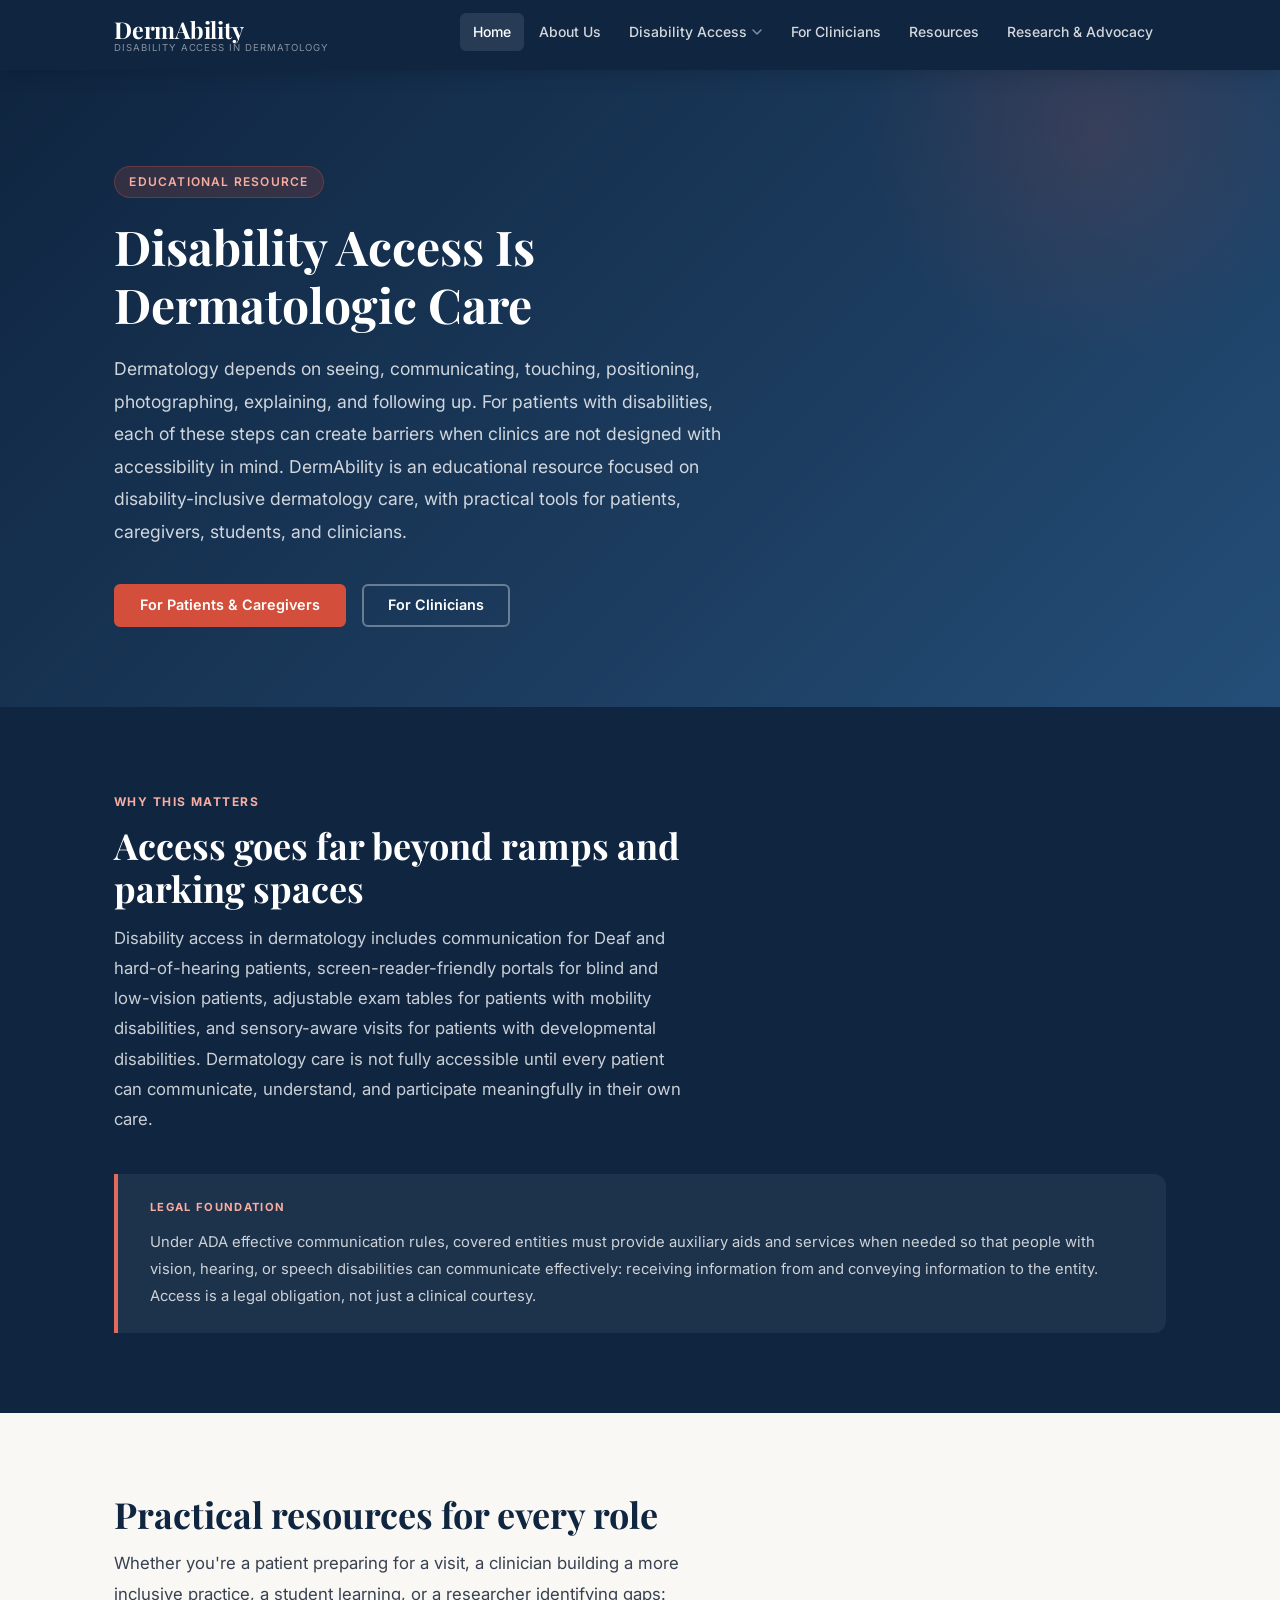
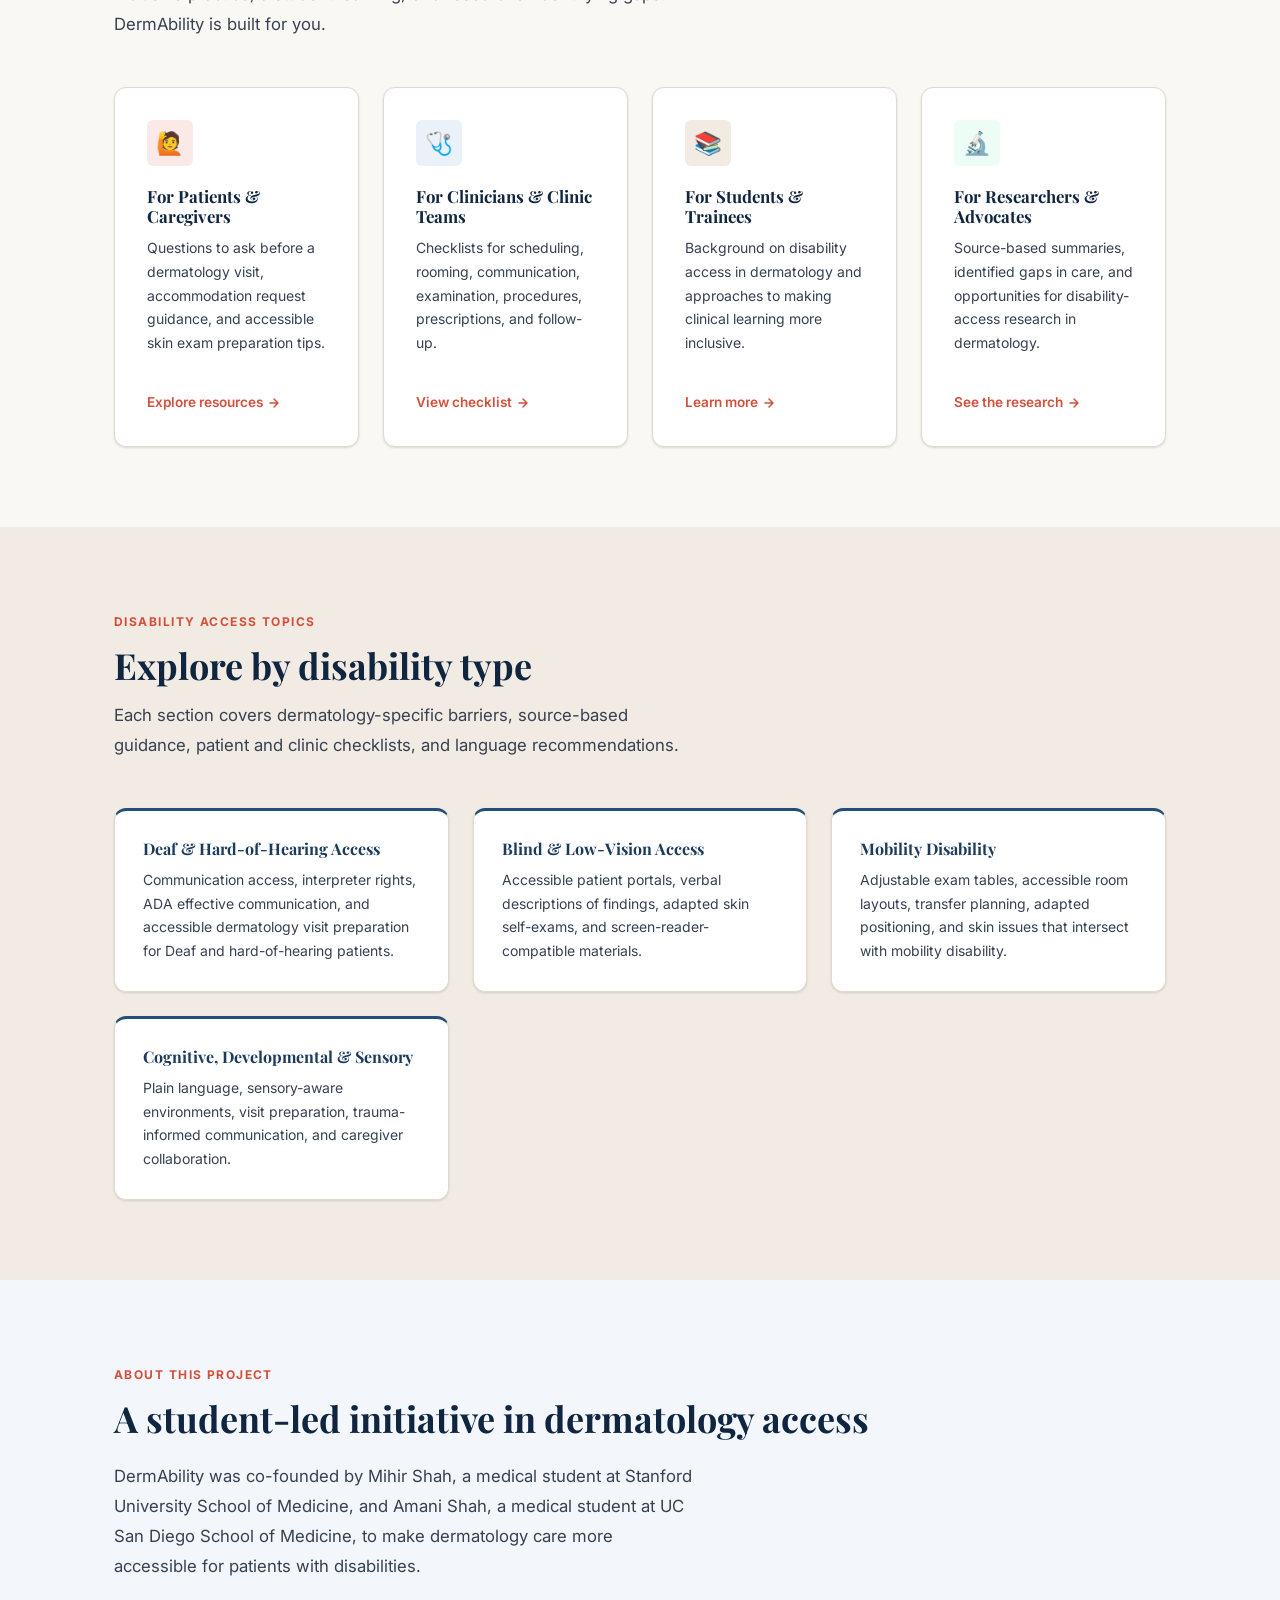
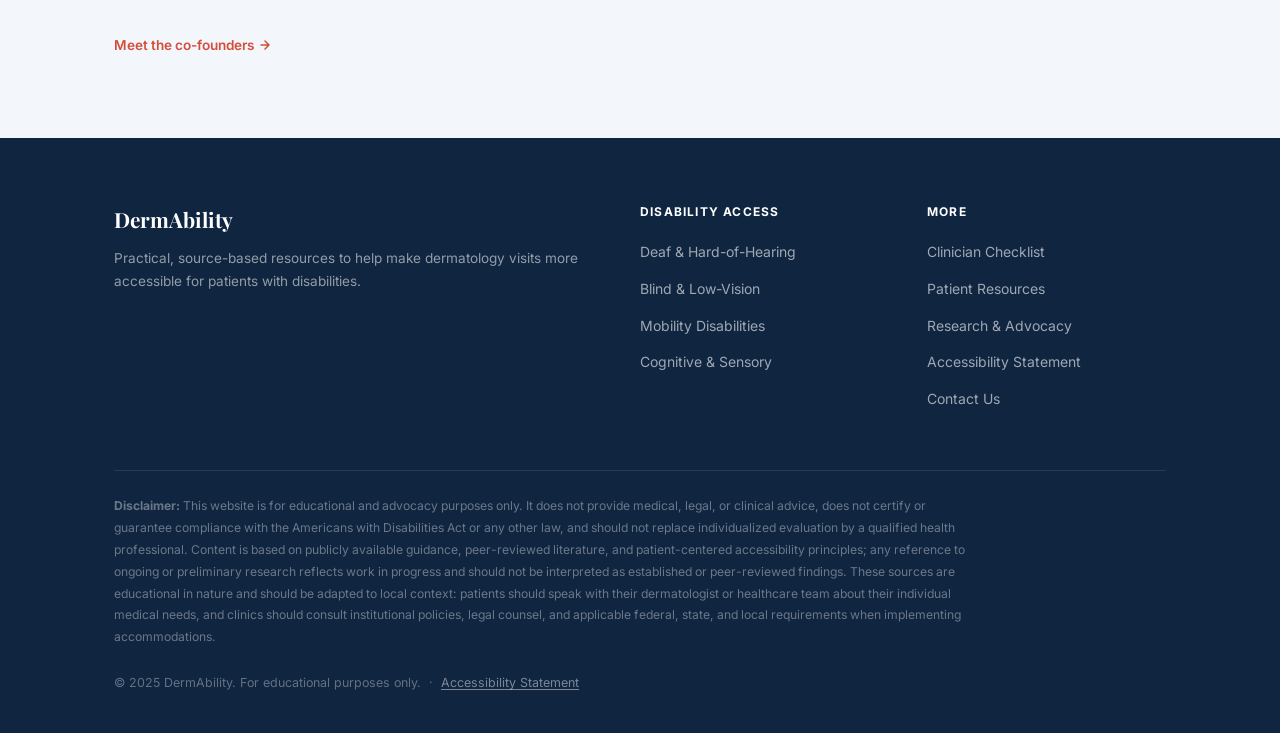
<file: index.html>
<!DOCTYPE html>
<html lang="en">
<head>
  <meta charset="UTF-8">
  <meta name="viewport" content="width=device-width, initial-scale=1.0">
  <meta name="description" content="DermAbility is an educational resource focused on disability-inclusive dermatology care, with practical tools for patients, caregivers, students, and clinicians.">
  <title>DermAbility - Disability Access in Dermatology</title>
  <link rel="canonical" href="https://dermability.org/">
  <script src="/js/clean-url.js"></script>
  <link rel="preconnect" href="https://fonts.googleapis.com">
  <link rel="preconnect" href="https://fonts.gstatic.com" crossorigin>
  <link href="https://fonts.googleapis.com/css2?family=Playfair+Display:wght@400;700&family=Inter:wght@400;500;600;700&display=swap" rel="stylesheet">
  <link rel="stylesheet" href="css/style.css">
</head>
<body>

<a href="#main" class="skip-link">Skip to main content</a>

<header class="site-header">
  <div class="container">
    <nav class="nav-inner" aria-label="Main navigation">
      <a href="/" class="nav-logo" aria-label="DermAbility home">
        <span class="nav-logo-main">DermAbility</span>
        <span class="nav-logo-sub">Disability Access in Dermatology</span>
      </a>
      <button class="nav-toggle" aria-expanded="false" aria-controls="nav-links" aria-label="Toggle navigation">&#9776;</button>
      <ul class="nav-links" id="nav-links" role="list">
        <li><a href="/" class="active">Home</a></li>
        <li><a href="/about-us">About Us</a></li>
        <li class="nav-dropdown">
          <button class="nav-dropdown-btn" aria-haspopup="true" aria-expanded="false">
            Disability Access
            <svg class="chevron-icon" viewBox="0 0 12 12" fill="none" aria-hidden="true"><path d="M2 4l4 4 4-4" stroke="currentColor" stroke-width="1.5" stroke-linecap="round" stroke-linejoin="round"/></svg>
          </button>
          <ul class="nav-dropdown-menu" role="list">
            <li><a href="/deaf-hoh">Deaf &amp; Hard-of-Hearing</a></li>
            <li><a href="/blind-low-vision">Blind &amp; Low-Vision</a></li>
            <li><a href="/mobility">Mobility Disabilities</a></li>
            <li><a href="/cognitive-sensory">Cognitive &amp; Sensory</a></li>
          </ul>
        </li>
        <li><a href="/clinician-checklist">For Clinicians</a></li>
        <li><a href="/patient-resources">Resources</a></li>
        <li><a href="/research-advocacy">Research &amp; Advocacy</a></li>
      </ul>
    </nav>
  </div>
</header>

<main id="main">

  <!-- HERO -->
  <section class="hero" aria-labelledby="hero-heading">
    <div class="container">
      <span class="hero-eyebrow">Educational Resource</span>
      <h1 id="hero-heading">Disability Access Is<br>Dermatologic Care</h1>
      <p class="hero-text">Dermatology depends on seeing, communicating, touching, positioning, photographing, explaining, and following up. For patients with disabilities, each of these steps can create barriers when clinics are not designed with accessibility in mind. DermAbility is an educational resource focused on disability-inclusive dermatology care, with practical tools for patients, caregivers, students, and clinicians.</p>
      <div class="hero-actions">
        <a href="/patient-resources" class="btn btn-primary">For Patients &amp; Caregivers</a>
        <a href="/clinician-checklist" class="btn btn-outline">For Clinicians</a>
      </div>
    </div>
  </section>

  <!-- WHY THIS MATTERS -->
  <section class="section bg-dark" aria-labelledby="why-heading">
    <div class="container">
      <span class="section-tag" style="color:#F7ADA0;">Why This Matters</span>
      <h2 id="why-heading" style="color:var(--white); max-width:600px;">Access goes far beyond ramps and parking spaces</h2>
      <p class="section-intro section-intro--white" style="margin-bottom:0;">Disability access in dermatology includes communication for Deaf and hard-of-hearing patients, screen-reader-friendly portals for blind and low-vision patients, adjustable exam tables for patients with mobility disabilities, and sensory-aware visits for patients with developmental disabilities. Dermatology care is not fully accessible until every patient can communicate, understand, and participate meaningfully in their own care.</p>
      <div class="callout" style="background:rgba(255,255,255,0.06); border-left-color:var(--coral-400); margin-top:2.5rem; margin-bottom:0;">
        <div class="callout-label" style="color:#F7ADA0;">Legal Foundation</div>
        <p style="color:rgba(255,255,255,0.78);">Under ADA effective communication rules, covered entities must provide auxiliary aids and services when needed so that people with vision, hearing, or speech disabilities can communicate effectively: receiving information from and conveying information to the entity. Access is a legal obligation, not just a clinical courtesy.</p>
      </div>
    </div>
  </section>

  <!-- WHAT THIS SITE OFFERS -->
  <section class="section" aria-labelledby="offers-heading">
    <div class="container">
      <h2 id="offers-heading">Practical resources for every role</h2>
      <p class="section-intro">Whether you're a patient preparing for a visit, a clinician building a more inclusive practice, a student learning, or a researcher identifying gaps: DermAbility is built for you.</p>
      <div class="cards-grid">
        <article class="card">
          <div class="card-icon card-icon--coral" aria-hidden="true">🙋</div>
          <h3>For Patients &amp; Caregivers</h3>
          <p>Questions to ask before a dermatology visit, accommodation request guidance, and accessible skin exam preparation tips.</p>
          <a href="/patient-resources" class="card-link" aria-label="Resources for patients and caregivers">
            Explore resources
            <svg width="14" height="14" viewBox="0 0 14 14" fill="none" aria-hidden="true"><path d="M3 7h8M7 3l4 4-4 4" stroke="currentColor" stroke-width="1.5" stroke-linecap="round" stroke-linejoin="round"/></svg>
          </a>
        </article>
        <article class="card">
          <div class="card-icon card-icon--blue" aria-hidden="true">🩺</div>
          <h3>For Clinicians &amp; Clinic Teams</h3>
          <p>Checklists for scheduling, rooming, communication, examination, procedures, prescriptions, and follow-up.</p>
          <a href="/clinician-checklist" class="card-link" aria-label="Resources for clinicians and clinic teams">
            View checklist
            <svg width="14" height="14" viewBox="0 0 14 14" fill="none" aria-hidden="true"><path d="M3 7h8M7 3l4 4-4 4" stroke="currentColor" stroke-width="1.5" stroke-linecap="round" stroke-linejoin="round"/></svg>
          </a>
        </article>
        <article class="card">
          <div class="card-icon card-icon--warm" aria-hidden="true">📚</div>
          <h3>For Students &amp; Trainees</h3>
          <p>Background on disability access in dermatology and approaches to making clinical learning more inclusive.</p>
          <a href="/research-advocacy" class="card-link" aria-label="Resources for students and trainees">
            Learn more
            <svg width="14" height="14" viewBox="0 0 14 14" fill="none" aria-hidden="true"><path d="M3 7h8M7 3l4 4-4 4" stroke="currentColor" stroke-width="1.5" stroke-linecap="round" stroke-linejoin="round"/></svg>
          </a>
        </article>
        <article class="card">
          <div class="card-icon card-icon--green" aria-hidden="true">🔬</div>
          <h3>For Researchers &amp; Advocates</h3>
          <p>Source-based summaries, identified gaps in care, and opportunities for disability-access research in dermatology.</p>
          <a href="/research-advocacy" class="card-link" aria-label="Resources for researchers and advocates">
            See the research
            <svg width="14" height="14" viewBox="0 0 14 14" fill="none" aria-hidden="true"><path d="M3 7h8M7 3l4 4-4 4" stroke="currentColor" stroke-width="1.5" stroke-linecap="round" stroke-linejoin="round"/></svg>
          </a>
        </article>
      </div>
    </div>
  </section>

  <!-- DISABILITY ACCESS TOPICS -->
  <section class="section bg-warm" id="topics" aria-labelledby="topics-heading">
    <div class="container">
      <span class="section-tag">Disability Access Topics</span>
      <h2 id="topics-heading">Explore by disability type</h2>
      <p class="section-intro">Each section covers dermatology-specific barriers, source-based guidance, patient and clinic checklists, and language recommendations.</p>
      <div class="barriers-grid">
        <a href="/deaf-hoh" class="barrier-card" style="text-decoration:none; cursor:pointer;">
          <h3>Deaf &amp; Hard-of-Hearing Access</h3>
          <p>Communication access, interpreter rights, ADA effective communication, and accessible dermatology visit preparation for Deaf and hard-of-hearing patients.</p>
        </a>
        <a href="/blind-low-vision" class="barrier-card" style="text-decoration:none; cursor:pointer;">
          <h3>Blind &amp; Low-Vision Access</h3>
          <p>Accessible patient portals, verbal descriptions of findings, adapted skin self-exams, and screen-reader-compatible materials.</p>
        </a>
        <a href="/mobility" class="barrier-card" style="text-decoration:none; cursor:pointer;">
          <h3>Mobility Disability</h3>
          <p>Adjustable exam tables, accessible room layouts, transfer planning, adapted positioning, and skin issues that intersect with mobility disability.</p>
        </a>
        <a href="/cognitive-sensory" class="barrier-card" style="text-decoration:none; cursor:pointer;">
          <h3>Cognitive, Developmental &amp; Sensory</h3>
          <p>Plain language, sensory-aware environments, visit preparation, trauma-informed communication, and caregiver collaboration.</p>
        </a>
      </div>
    </div>
  </section>

  <!-- ABOUT -->
  <section class="section bg-blue-light" aria-labelledby="about-heading">
    <div class="container">
      <span class="section-tag">About This Project</span>
      <h2 id="about-heading" style="margin-bottom:1.25rem;">A student-led initiative in dermatology access</h2>
      <p class="section-intro" style="margin-bottom:2rem;">DermAbility was co-founded by Mihir Shah, a medical student at Stanford University School of Medicine, and Amani Shah, a medical student at UC San Diego School of Medicine, to make dermatology care more accessible for patients with disabilities.</p>
      <a href="/about-us" class="card-link" aria-label="Learn more about the DermAbility co-founders">
        Meet the co-founders
        <svg width="14" height="14" viewBox="0 0 14 14" fill="none" aria-hidden="true"><path d="M3 7h8M7 3l4 4-4 4" stroke="currentColor" stroke-width="1.5" stroke-linecap="round" stroke-linejoin="round"/></svg>
      </a>
    </div>
  </section>

</main>

<footer class="site-footer" role="contentinfo">
  <div class="container">
    <div class="footer-grid">
      <div>
        <span class="footer-brand-name">DermAbility</span>
        <p class="footer-tagline">Practical, source-based resources to help make dermatology visits more accessible for patients with disabilities.</p>
      </div>
      <div>
        <span class="footer-heading">Disability Access</span>
        <ul class="footer-links">
          <li><a href="/deaf-hoh">Deaf &amp; Hard-of-Hearing</a></li>
          <li><a href="/blind-low-vision">Blind &amp; Low-Vision</a></li>
          <li><a href="/mobility">Mobility Disabilities</a></li>
          <li><a href="/cognitive-sensory">Cognitive &amp; Sensory</a></li>
        </ul>
      </div>
      <div>
        <span class="footer-heading">More</span>
        <ul class="footer-links">
          <li><a href="/clinician-checklist">Clinician Checklist</a></li>
          <li><a href="/patient-resources">Patient Resources</a></li>
          <li><a href="/research-advocacy">Research &amp; Advocacy</a></li>
          <li><a href="/accessibility">Accessibility Statement</a></li>
          <li><a href="mailto:mihir2@stanford.edu">Contact Us</a></li>
        </ul>
      </div>
    </div>
    <hr class="footer-divider">
    <p class="footer-disclaimer"><strong>Disclaimer:</strong> This website is for educational and advocacy purposes only. It does not provide medical, legal, or clinical advice, does not certify or guarantee compliance with the Americans with Disabilities Act or any other law, and should not replace individualized evaluation by a qualified health professional. Content is based on publicly available guidance, peer-reviewed literature, and patient-centered accessibility principles; any reference to ongoing or preliminary research reflects work in progress and should not be interpreted as established or peer-reviewed findings. These sources are educational in nature and should be adapted to local context: patients should speak with their dermatologist or healthcare team about their individual medical needs, and clinics should consult institutional policies, legal counsel, and applicable federal, state, and local requirements when implementing accommodations.</p>
    <p class="footer-copy">&copy; 2025 DermAbility. For educational purposes only. &nbsp;&middot;&nbsp; <a href="/accessibility" style="color:rgba(255,255,255,0.45);">Accessibility Statement</a></p>
  </div>
</footer>

<script>
  // Mobile nav toggle
  const toggle = document.querySelector('.nav-toggle');
  const navLinks = document.getElementById('nav-links');
  toggle.addEventListener('click', () => {
    const open = navLinks.classList.toggle('is-open');
    toggle.setAttribute('aria-expanded', open);
  });
  // Mobile dropdown toggle
  document.querySelectorAll('.nav-dropdown-btn').forEach(btn => {
    btn.addEventListener('click', () => {
      const dropdown = btn.closest('.nav-dropdown');
      const open = dropdown.classList.toggle('is-open');
      btn.setAttribute('aria-expanded', open);
    });
  });
</script>

</body>
</html>
</file>
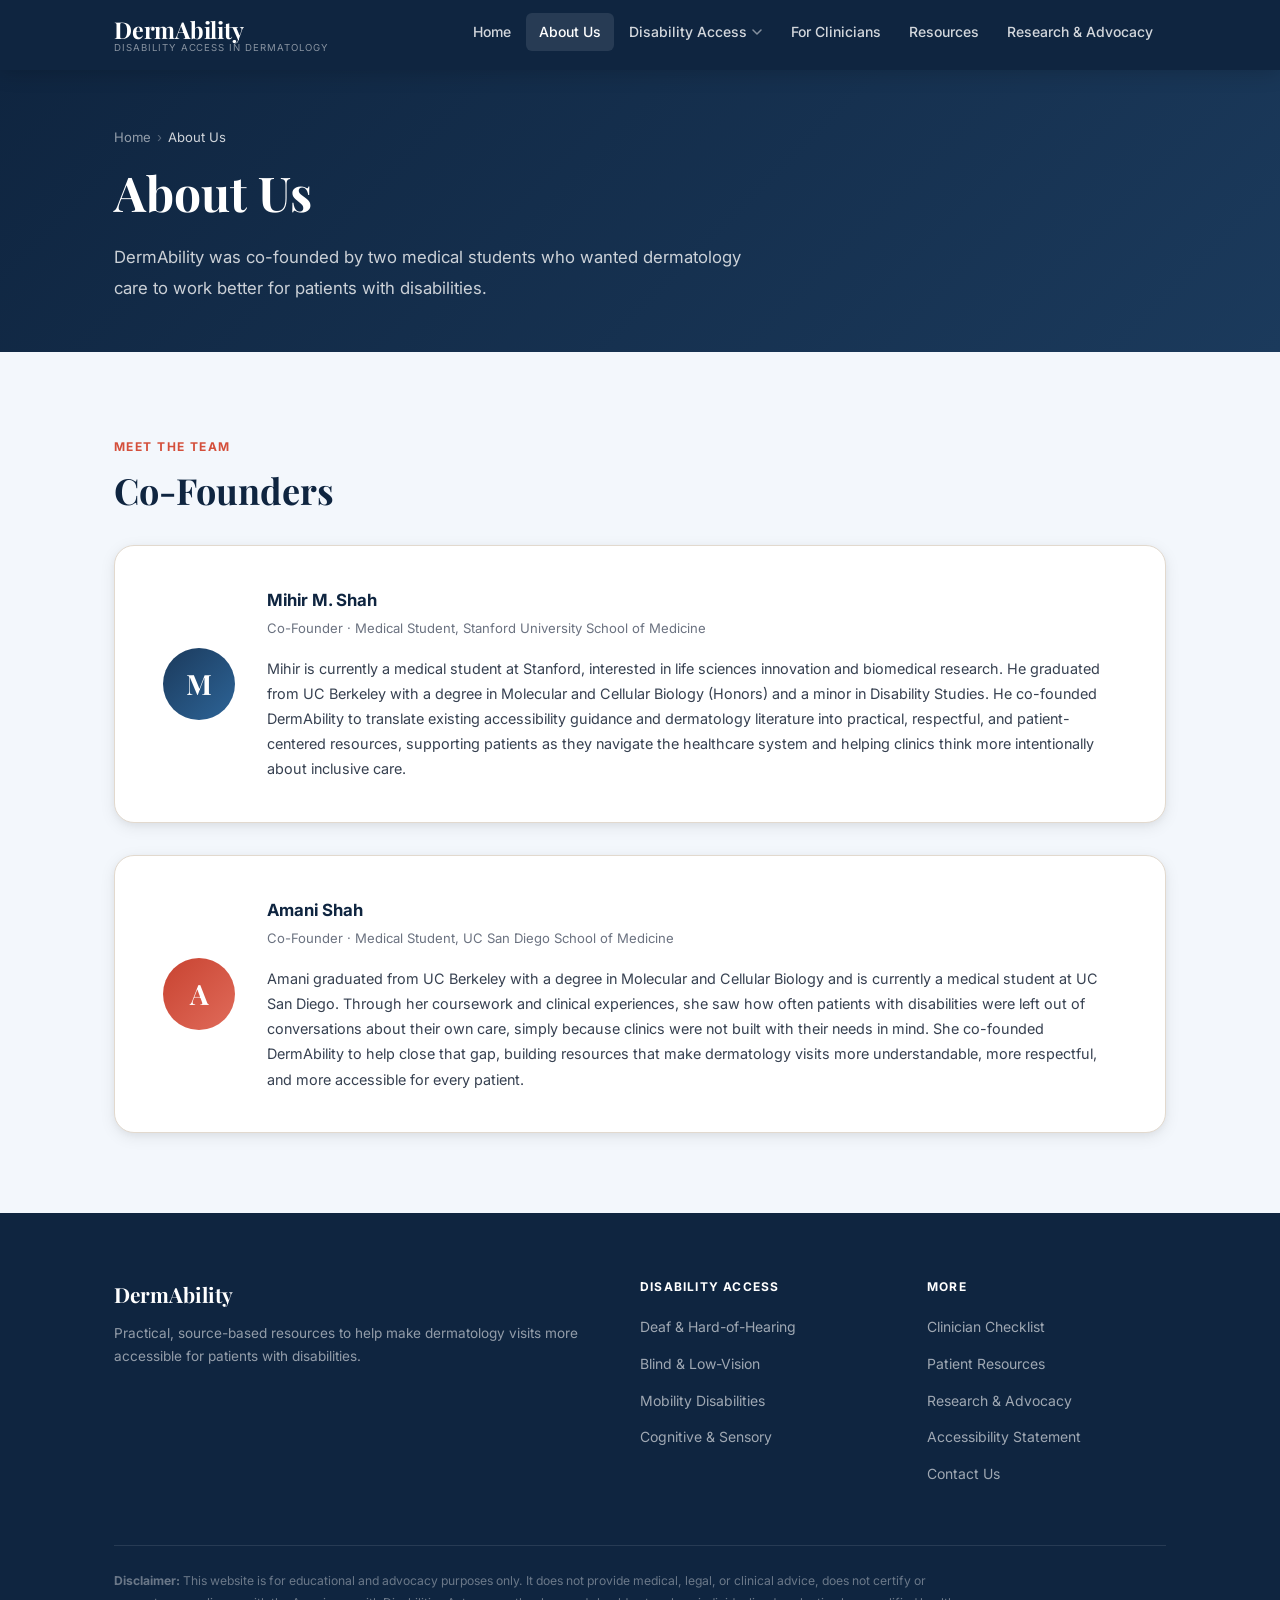
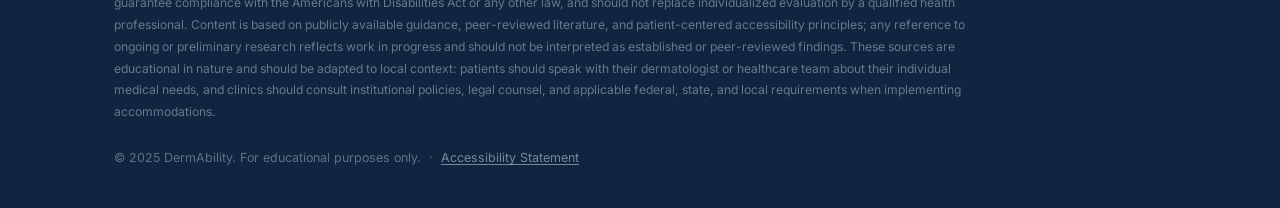
<file: about-us.html>
<!DOCTYPE html>
<html lang="en">
<head>
  <meta charset="UTF-8">
  <meta name="viewport" content="width=device-width, initial-scale=1.0">
  <meta name="description" content="Meet the co-founders of DermAbility, two medical students working to make dermatology care more accessible for patients with disabilities.">
  <title>About Us - DermAbility</title>
  <link rel="canonical" href="https://dermability.org/about-us">
  <script src="/js/clean-url.js"></script>
  <link rel="preconnect" href="https://fonts.googleapis.com">
  <link rel="preconnect" href="https://fonts.gstatic.com" crossorigin>
  <link href="https://fonts.googleapis.com/css2?family=Playfair+Display:wght@400;700&family=Inter:wght@400;500;600;700&display=swap" rel="stylesheet">
  <link rel="stylesheet" href="css/style.css">
</head>
<body>

<a href="#main" class="skip-link">Skip to main content</a>

<header class="site-header">
  <div class="container">
    <nav class="nav-inner" aria-label="Main navigation">
      <a href="/" class="nav-logo" aria-label="DermAbility home">
        <span class="nav-logo-main">DermAbility</span>
        <span class="nav-logo-sub">Disability Access in Dermatology</span>
      </a>
      <button class="nav-toggle" aria-expanded="false" aria-controls="nav-links" aria-label="Toggle navigation">&#9776;</button>
      <ul class="nav-links" id="nav-links" role="list">
        <li><a href="/">Home</a></li>
        <li><a href="/about-us" class="active">About Us</a></li>
        <li class="nav-dropdown">
          <button class="nav-dropdown-btn" aria-haspopup="true" aria-expanded="false">
            Disability Access
            <svg class="chevron-icon" viewBox="0 0 12 12" fill="none" aria-hidden="true"><path d="M2 4l4 4 4-4" stroke="currentColor" stroke-width="1.5" stroke-linecap="round" stroke-linejoin="round"/></svg>
          </button>
          <ul class="nav-dropdown-menu" role="list">
            <li><a href="/deaf-hoh">Deaf &amp; Hard-of-Hearing</a></li>
            <li><a href="/blind-low-vision">Blind &amp; Low-Vision</a></li>
            <li><a href="/mobility">Mobility Disabilities</a></li>
            <li><a href="/cognitive-sensory">Cognitive &amp; Sensory</a></li>
          </ul>
        </li>
        <li><a href="/clinician-checklist">For Clinicians</a></li>
        <li><a href="/patient-resources">Resources</a></li>
        <li><a href="/research-advocacy">Research &amp; Advocacy</a></li>
      </ul>
    </nav>
  </div>
</header>

<div class="page-hero">
  <div class="container">
    <nav class="breadcrumb" aria-label="Breadcrumb">
      <a href="/">Home</a>
      <span class="breadcrumb-sep" aria-hidden="true">›</span>
      <span class="breadcrumb-current" aria-current="page">About Us</span>
    </nav>
    <h1>About Us</h1>
    <p class="page-hero-intro">DermAbility was co-founded by two medical students who wanted dermatology care to work better for patients with disabilities.</p>
  </div>
</div>

<main id="main">

  <!-- CO-FOUNDERS -->
  <section class="section bg-blue-light" aria-labelledby="founders-heading">
    <div class="container">
      <span class="section-tag">Meet the Team</span>
      <h2 id="founders-heading" style="margin-bottom:2rem;">Co-Founders</h2>
      <div class="about-banners">
        <div class="about-banner">
          <div class="about-avatar" aria-hidden="true">M</div>
          <div>
            <div class="about-name">Mihir M. Shah</div>
            <span class="about-role">Co-Founder &middot; Medical Student, Stanford University School of Medicine</span>
            <p class="about-text">Mihir is currently a medical student at Stanford, interested in life sciences innovation and biomedical research. He graduated from UC Berkeley with a degree in Molecular and Cellular Biology (Honors) and a minor in Disability Studies. He co-founded DermAbility to translate existing accessibility guidance and dermatology literature into practical, respectful, and patient-centered resources, supporting patients as they navigate the healthcare system and helping clinics think more intentionally about inclusive care.</p>
          </div>
        </div>
        <div class="about-banner">
          <div class="about-avatar about-avatar--coral" aria-hidden="true">A</div>
          <div>
            <div class="about-name">Amani Shah</div>
            <span class="about-role">Co-Founder &middot; Medical Student, UC San Diego School of Medicine</span>
            <p class="about-text">Amani graduated from UC Berkeley with a degree in Molecular and Cellular Biology and is currently a medical student at UC San Diego. Through her coursework and clinical experiences, she saw how often patients with disabilities were left out of conversations about their own care, simply because clinics were not built with their needs in mind. She co-founded DermAbility to help close that gap, building resources that make dermatology visits more understandable, more respectful, and more accessible for every patient.</p>
          </div>
        </div>
      </div>
    </div>
  </section>

</main>

<footer class="site-footer" role="contentinfo">
  <div class="container">
    <div class="footer-grid">
      <div>
        <span class="footer-brand-name">DermAbility</span>
        <p class="footer-tagline">Practical, source-based resources to help make dermatology visits more accessible for patients with disabilities.</p>
      </div>
      <div>
        <span class="footer-heading">Disability Access</span>
        <ul class="footer-links">
          <li><a href="/deaf-hoh">Deaf &amp; Hard-of-Hearing</a></li>
          <li><a href="/blind-low-vision">Blind &amp; Low-Vision</a></li>
          <li><a href="/mobility">Mobility Disabilities</a></li>
          <li><a href="/cognitive-sensory">Cognitive &amp; Sensory</a></li>
        </ul>
      </div>
      <div>
        <span class="footer-heading">More</span>
        <ul class="footer-links">
          <li><a href="/clinician-checklist">Clinician Checklist</a></li>
          <li><a href="/patient-resources">Patient Resources</a></li>
          <li><a href="/research-advocacy">Research &amp; Advocacy</a></li>
          <li><a href="/accessibility">Accessibility Statement</a></li>
          <li><a href="mailto:mihir2@stanford.edu">Contact Us</a></li>
        </ul>
      </div>
    </div>
    <hr class="footer-divider">
    <p class="footer-disclaimer"><strong>Disclaimer:</strong> This website is for educational and advocacy purposes only. It does not provide medical, legal, or clinical advice, does not certify or guarantee compliance with the Americans with Disabilities Act or any other law, and should not replace individualized evaluation by a qualified health professional. Content is based on publicly available guidance, peer-reviewed literature, and patient-centered accessibility principles; any reference to ongoing or preliminary research reflects work in progress and should not be interpreted as established or peer-reviewed findings. These sources are educational in nature and should be adapted to local context: patients should speak with their dermatologist or healthcare team about their individual medical needs, and clinics should consult institutional policies, legal counsel, and applicable federal, state, and local requirements when implementing accommodations.</p>
    <p class="footer-copy">&copy; 2025 DermAbility. For educational purposes only. &nbsp;&middot;&nbsp; <a href="/accessibility" style="color:rgba(255,255,255,0.45);">Accessibility Statement</a></p>
  </div>
</footer>

<script>
  const toggle = document.querySelector('.nav-toggle');
  const navLinks = document.getElementById('nav-links');
  toggle.addEventListener('click', () => {
    const open = navLinks.classList.toggle('is-open');
    toggle.setAttribute('aria-expanded', open);
  });
  document.querySelectorAll('.nav-dropdown-btn').forEach(btn => {
    btn.addEventListener('click', () => {
      const dropdown = btn.closest('.nav-dropdown');
      const open = dropdown.classList.toggle('is-open');
      btn.setAttribute('aria-expanded', open);
    });
  });
</script>

</body>
</html>
</file>
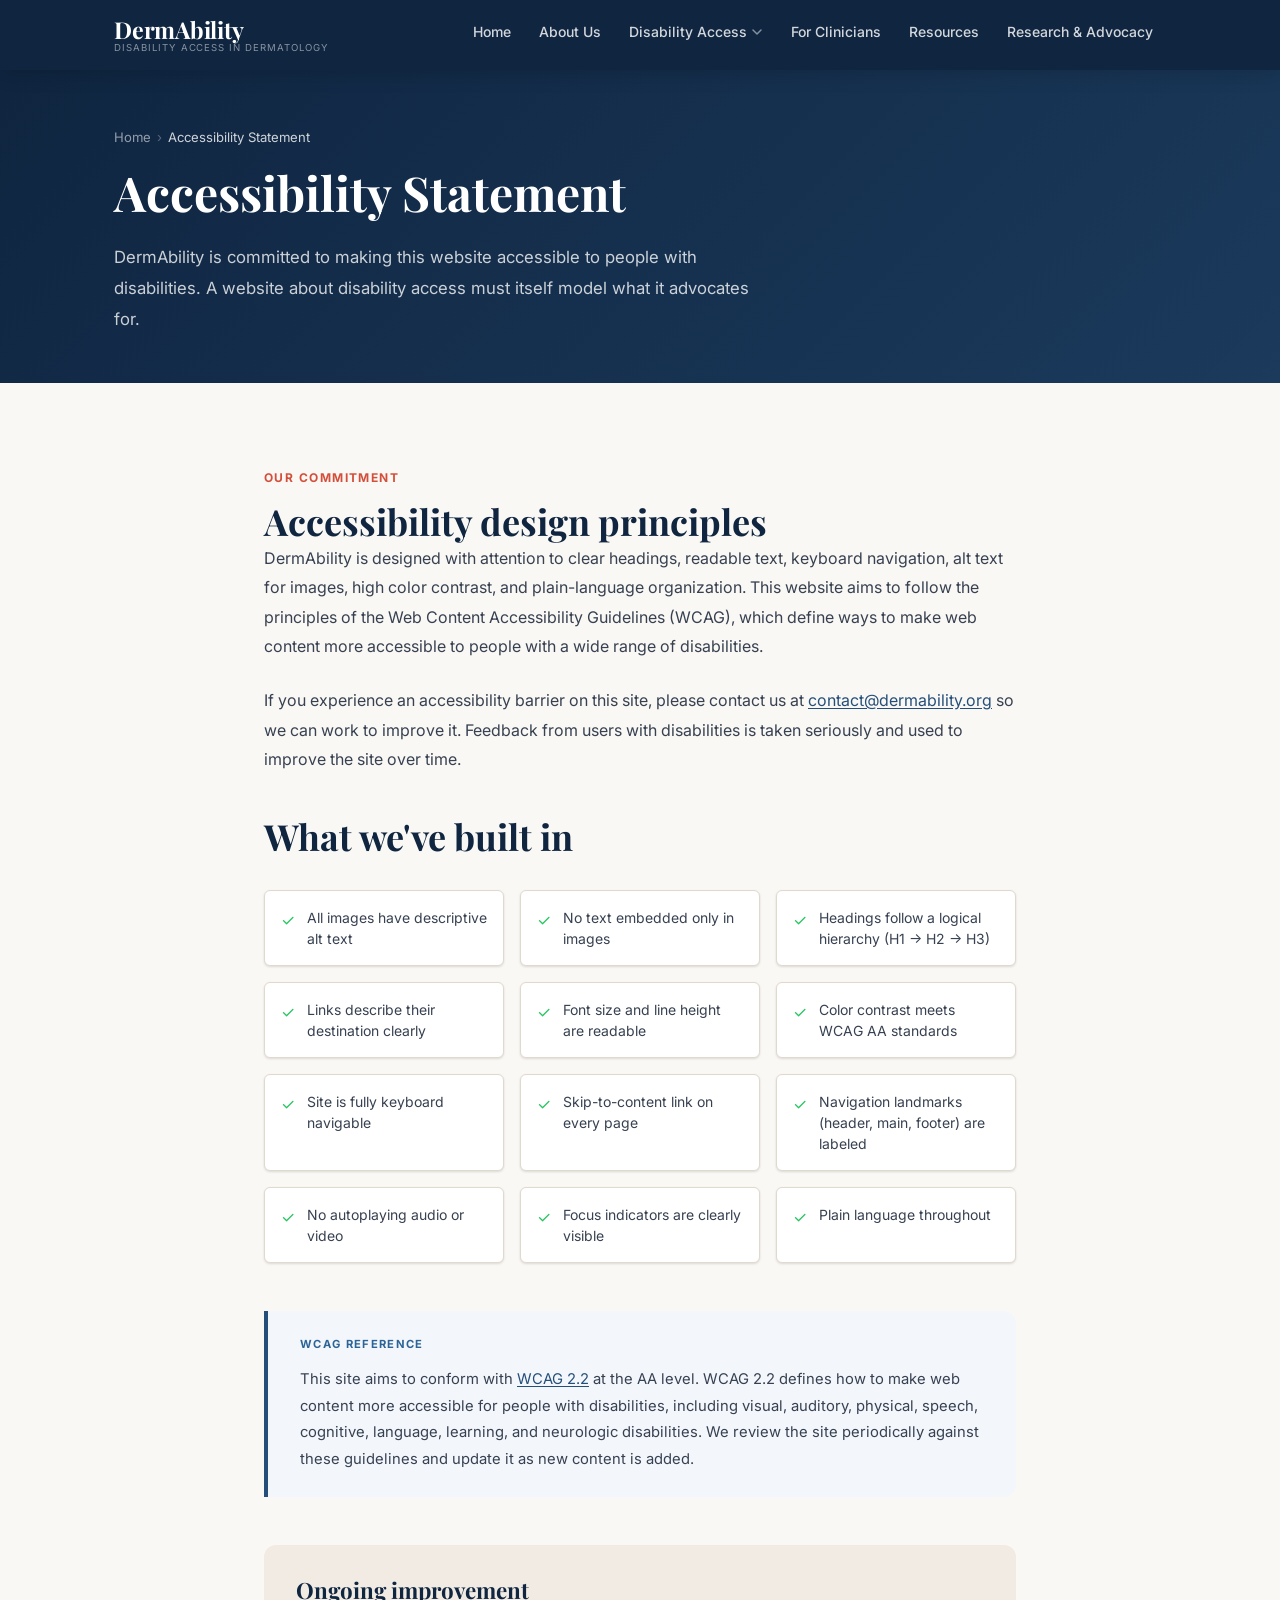
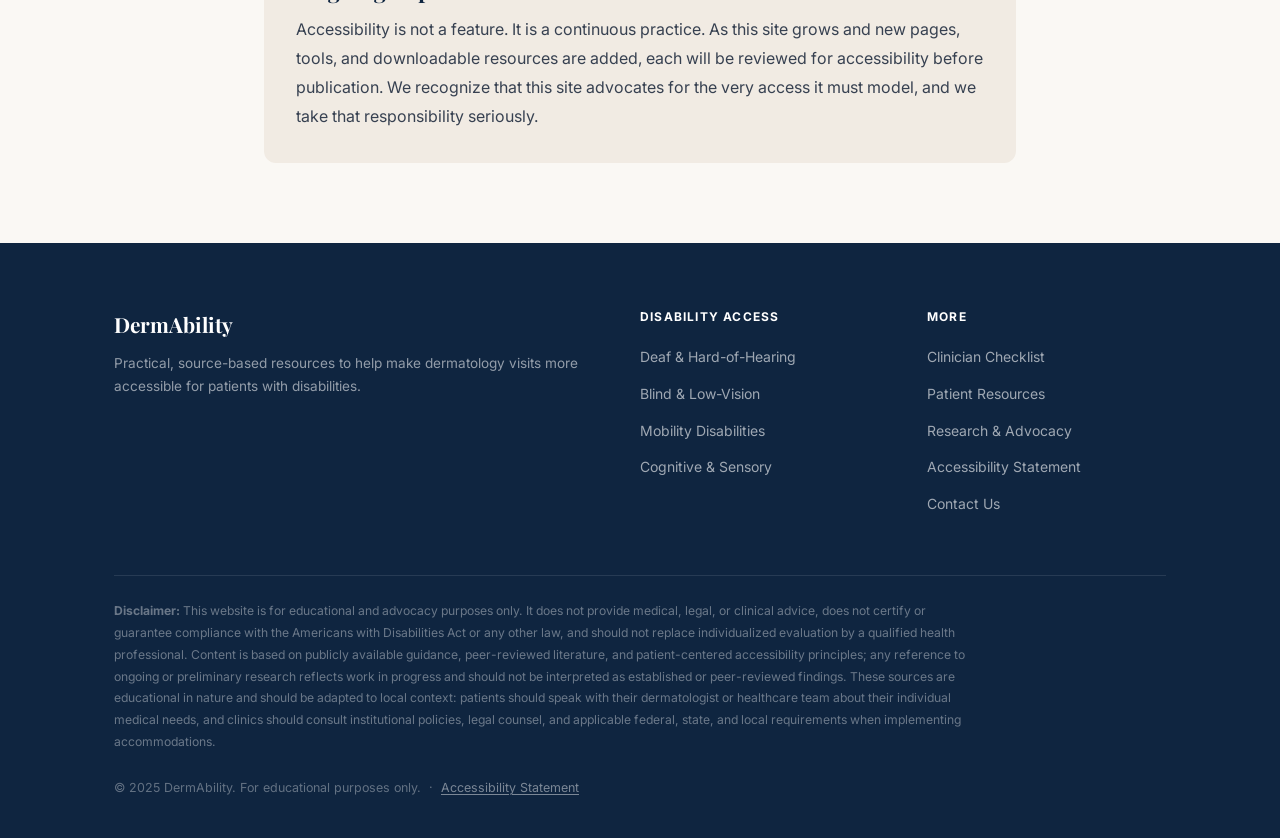
<file: accessibility.html>
<!DOCTYPE html>
<html lang="en">
<head>
  <meta charset="UTF-8">
  <meta name="viewport" content="width=device-width, initial-scale=1.0">
  <meta name="description" content="DermAbility is committed to making this website accessible to people with disabilities. Learn about our accessibility standards and how to report barriers.">
  <title>Accessibility Statement - DermAbility</title>
  <link rel="canonical" href="https://dermability.org/accessibility">
  <script src="/js/clean-url.js"></script>
  <link rel="preconnect" href="https://fonts.googleapis.com">
  <link rel="preconnect" href="https://fonts.gstatic.com" crossorigin>
  <link href="https://fonts.googleapis.com/css2?family=Playfair+Display:wght@400;700&family=Inter:wght@400;500;600;700&display=swap" rel="stylesheet">
  <link rel="stylesheet" href="css/style.css">
</head>
<body>

<a href="#main" class="skip-link">Skip to main content</a>

<header class="site-header">
  <div class="container">
    <nav class="nav-inner" aria-label="Main navigation">
      <a href="/" class="nav-logo" aria-label="DermAbility home">
        <span class="nav-logo-main">DermAbility</span>
        <span class="nav-logo-sub">Disability Access in Dermatology</span>
      </a>
      <button class="nav-toggle" aria-expanded="false" aria-controls="nav-links" aria-label="Toggle navigation">&#9776;</button>
      <ul class="nav-links" id="nav-links" role="list">
        <li><a href="/">Home</a></li>
        <li><a href="/about-us">About Us</a></li>
        <li class="nav-dropdown">
          <button class="nav-dropdown-btn" aria-haspopup="true" aria-expanded="false">
            Disability Access
            <svg class="chevron-icon" viewBox="0 0 12 12" fill="none" aria-hidden="true"><path d="M2 4l4 4 4-4" stroke="currentColor" stroke-width="1.5" stroke-linecap="round" stroke-linejoin="round"/></svg>
          </button>
          <ul class="nav-dropdown-menu" role="list">
            <li><a href="/deaf-hoh">Deaf &amp; Hard-of-Hearing</a></li>
            <li><a href="/blind-low-vision">Blind &amp; Low-Vision</a></li>
            <li><a href="/mobility">Mobility Disabilities</a></li>
            <li><a href="/cognitive-sensory">Cognitive &amp; Sensory</a></li>
          </ul>
        </li>
        <li><a href="/clinician-checklist">For Clinicians</a></li>
        <li><a href="/patient-resources">Resources</a></li>
        <li><a href="/research-advocacy">Research &amp; Advocacy</a></li>
      </ul>
    </nav>
  </div>
</header>

<div class="page-hero">
  <div class="container">
    <nav class="breadcrumb" aria-label="Breadcrumb">
      <a href="/">Home</a>
      <span class="breadcrumb-sep" aria-hidden="true">›</span>
      <span class="breadcrumb-current" aria-current="page">Accessibility Statement</span>
    </nav>
    <h1>Accessibility Statement</h1>
    <p class="page-hero-intro">DermAbility is committed to making this website accessible to people with disabilities. A website about disability access must itself model what it advocates for.</p>
  </div>
</div>

<main id="main">

  <section class="section" aria-labelledby="statement-heading">
    <div class="container" style="max-width:800px;">
      <span class="section-tag">Our Commitment</span>
      <h2 id="statement-heading">Accessibility design principles</h2>
      <p style="color:var(--text-medium); line-height:1.85; margin-bottom:1.5rem;">DermAbility is designed with attention to clear headings, readable text, keyboard navigation, alt text for images, high color contrast, and plain-language organization. This website aims to follow the principles of the Web Content Accessibility Guidelines (WCAG), which define ways to make web content more accessible to people with a wide range of disabilities.</p>
      <p style="color:var(--text-medium); line-height:1.85; margin-bottom:2.5rem;">If you experience an accessibility barrier on this site, please contact us at <a href="mailto:contact@dermability.org">contact@dermability.org</a> so we can work to improve it. Feedback from users with disabilities is taken seriously and used to improve the site over time.</p>

      <h2 style="margin-bottom:1.5rem;">What we've built in</h2>
      <div class="access-grid" role="list">
        <div class="access-item" role="listitem">
          <span class="access-icon" aria-hidden="true">✓</span>
          All images have descriptive alt text
        </div>
        <div class="access-item" role="listitem">
          <span class="access-icon" aria-hidden="true">✓</span>
          No text embedded only in images
        </div>
        <div class="access-item" role="listitem">
          <span class="access-icon" aria-hidden="true">✓</span>
          Headings follow a logical hierarchy (H1 → H2 → H3)
        </div>
        <div class="access-item" role="listitem">
          <span class="access-icon" aria-hidden="true">✓</span>
          Links describe their destination clearly
        </div>
        <div class="access-item" role="listitem">
          <span class="access-icon" aria-hidden="true">✓</span>
          Font size and line height are readable
        </div>
        <div class="access-item" role="listitem">
          <span class="access-icon" aria-hidden="true">✓</span>
          Color contrast meets WCAG AA standards
        </div>
        <div class="access-item" role="listitem">
          <span class="access-icon" aria-hidden="true">✓</span>
          Site is fully keyboard navigable
        </div>
        <div class="access-item" role="listitem">
          <span class="access-icon" aria-hidden="true">✓</span>
          Skip-to-content link on every page
        </div>
        <div class="access-item" role="listitem">
          <span class="access-icon" aria-hidden="true">✓</span>
          Navigation landmarks (header, main, footer) are labeled
        </div>
        <div class="access-item" role="listitem">
          <span class="access-icon" aria-hidden="true">✓</span>
          No autoplaying audio or video
        </div>
        <div class="access-item" role="listitem">
          <span class="access-icon" aria-hidden="true">✓</span>
          Focus indicators are clearly visible
        </div>
        <div class="access-item" role="listitem">
          <span class="access-icon" aria-hidden="true">✓</span>
          Plain language throughout
        </div>
      </div>

      <div class="callout" style="margin-top:3rem;">
        <div class="callout-label">WCAG Reference</div>
        <p>This site aims to conform with <a href="https://www.w3.org/WAI/standards-guidelines/wcag/" target="_blank" rel="noopener noreferrer">WCAG 2.2</a> at the AA level. WCAG 2.2 defines how to make web content more accessible for people with disabilities, including visual, auditory, physical, speech, cognitive, language, learning, and neurologic disabilities. We review the site periodically against these guidelines and update it as new content is added.</p>
      </div>

      <div style="margin-top:3rem; padding:2rem; background:var(--warm-light); border-radius:var(--radius-md);">
        <h3 style="margin-bottom:0.75rem;">Ongoing improvement</h3>
        <p style="color:var(--text-medium); margin:0; line-height:1.8;">Accessibility is not a feature. It is a continuous practice. As this site grows and new pages, tools, and downloadable resources are added, each will be reviewed for accessibility before publication. We recognize that this site advocates for the very access it must model, and we take that responsibility seriously.</p>
      </div>
    </div>
  </section>

</main>

<footer class="site-footer" role="contentinfo">
  <div class="container">
    <div class="footer-grid">
      <div>
        <span class="footer-brand-name">DermAbility</span>
        <p class="footer-tagline">Practical, source-based resources to help make dermatology visits more accessible for patients with disabilities.</p>
      </div>
      <div>
        <span class="footer-heading">Disability Access</span>
        <ul class="footer-links">
          <li><a href="/deaf-hoh">Deaf &amp; Hard-of-Hearing</a></li>
          <li><a href="/blind-low-vision">Blind &amp; Low-Vision</a></li>
          <li><a href="/mobility">Mobility Disabilities</a></li>
          <li><a href="/cognitive-sensory">Cognitive &amp; Sensory</a></li>
        </ul>
      </div>
      <div>
        <span class="footer-heading">More</span>
        <ul class="footer-links">
          <li><a href="/clinician-checklist">Clinician Checklist</a></li>
          <li><a href="/patient-resources">Patient Resources</a></li>
          <li><a href="/research-advocacy">Research &amp; Advocacy</a></li>
          <li><a href="/accessibility">Accessibility Statement</a></li>
          <li><a href="mailto:mihir2@stanford.edu">Contact Us</a></li>
        </ul>
      </div>
    </div>
    <hr class="footer-divider">
    <p class="footer-disclaimer"><strong>Disclaimer:</strong> This website is for educational and advocacy purposes only. It does not provide medical, legal, or clinical advice, does not certify or guarantee compliance with the Americans with Disabilities Act or any other law, and should not replace individualized evaluation by a qualified health professional. Content is based on publicly available guidance, peer-reviewed literature, and patient-centered accessibility principles; any reference to ongoing or preliminary research reflects work in progress and should not be interpreted as established or peer-reviewed findings. These sources are educational in nature and should be adapted to local context: patients should speak with their dermatologist or healthcare team about their individual medical needs, and clinics should consult institutional policies, legal counsel, and applicable federal, state, and local requirements when implementing accommodations.</p>
    <p class="footer-copy">&copy; 2025 DermAbility. For educational purposes only. &nbsp;&middot;&nbsp; <a href="/accessibility" style="color:rgba(255,255,255,0.45);">Accessibility Statement</a></p>
  </div>
</footer>

<script>
  const toggle = document.querySelector('.nav-toggle');
  const navLinks = document.getElementById('nav-links');
  toggle.addEventListener('click', () => {
    const open = navLinks.classList.toggle('is-open');
    toggle.setAttribute('aria-expanded', open);
  });
  document.querySelectorAll('.nav-dropdown-btn').forEach(btn => {
    btn.addEventListener('click', () => {
      const dropdown = btn.closest('.nav-dropdown');
      const open = dropdown.classList.toggle('is-open');
      btn.setAttribute('aria-expanded', open);
    });
  });
</script>

</body>
</html>
</file>
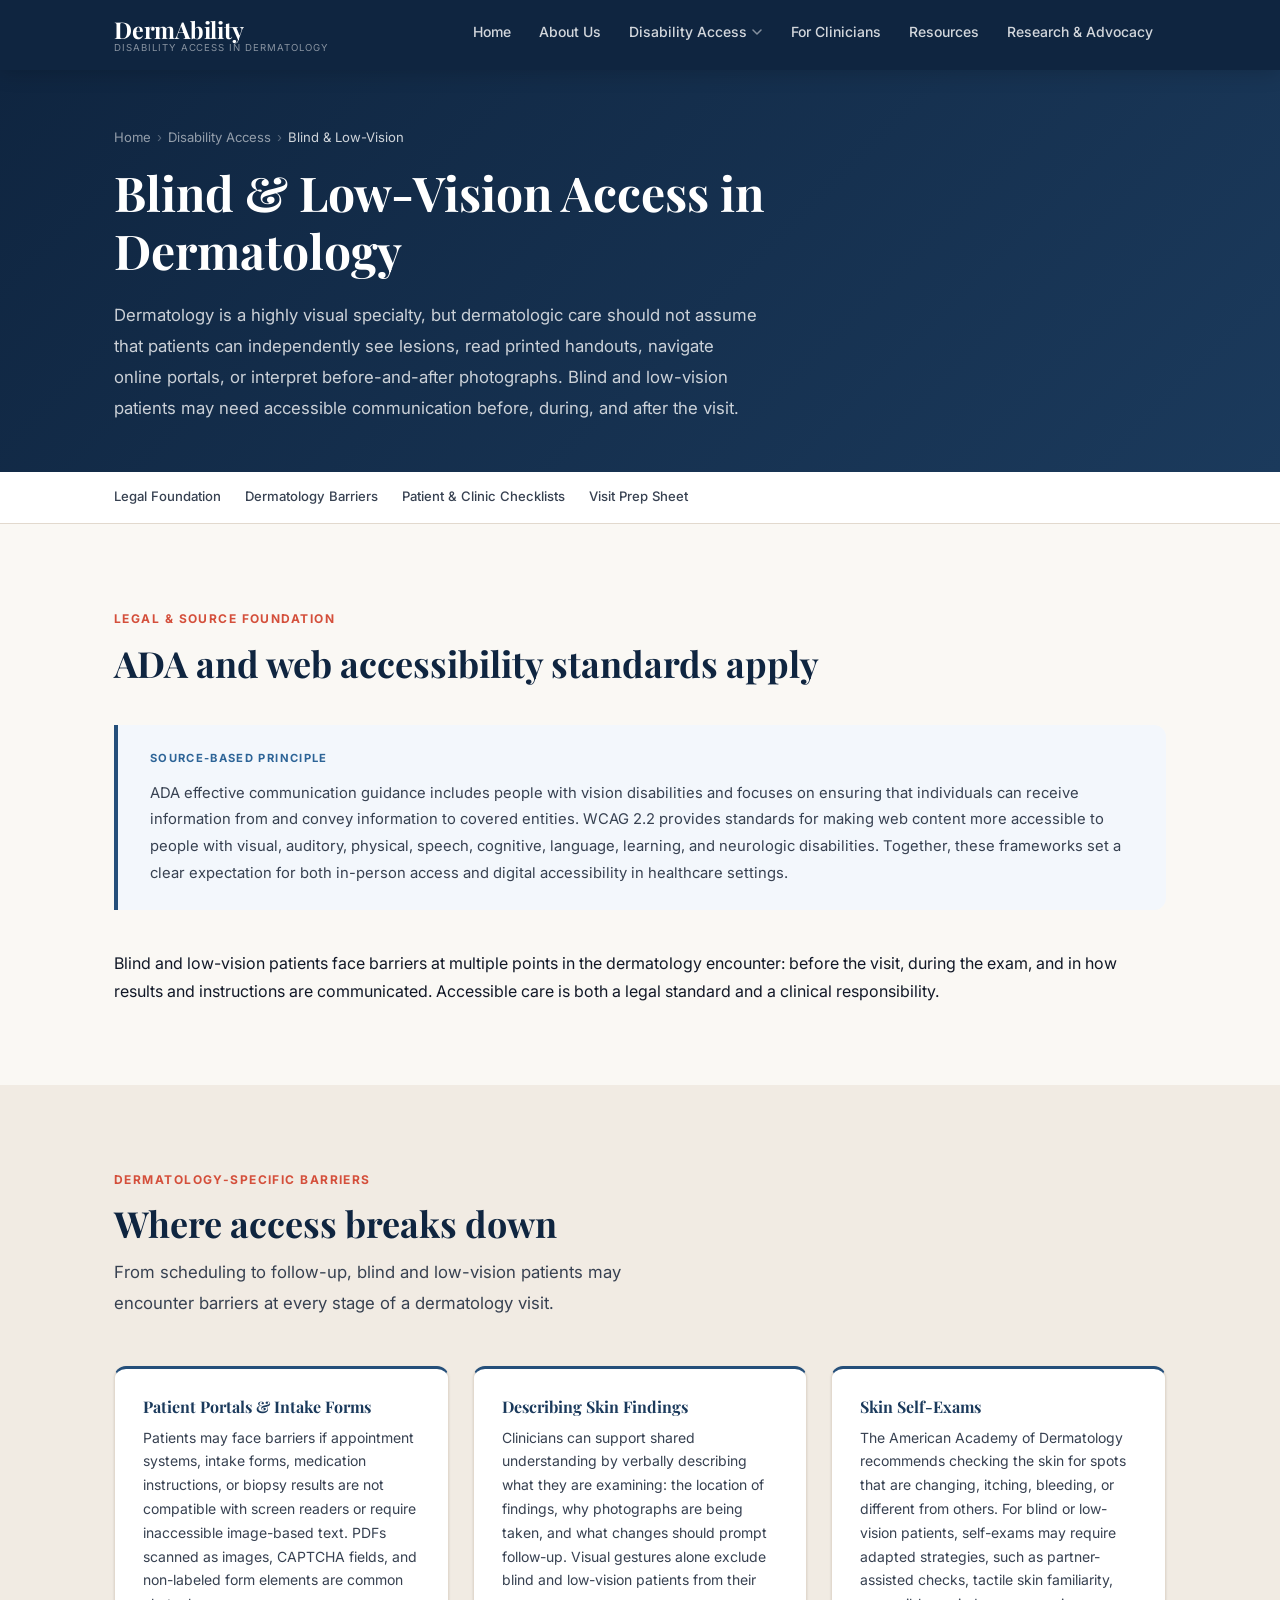
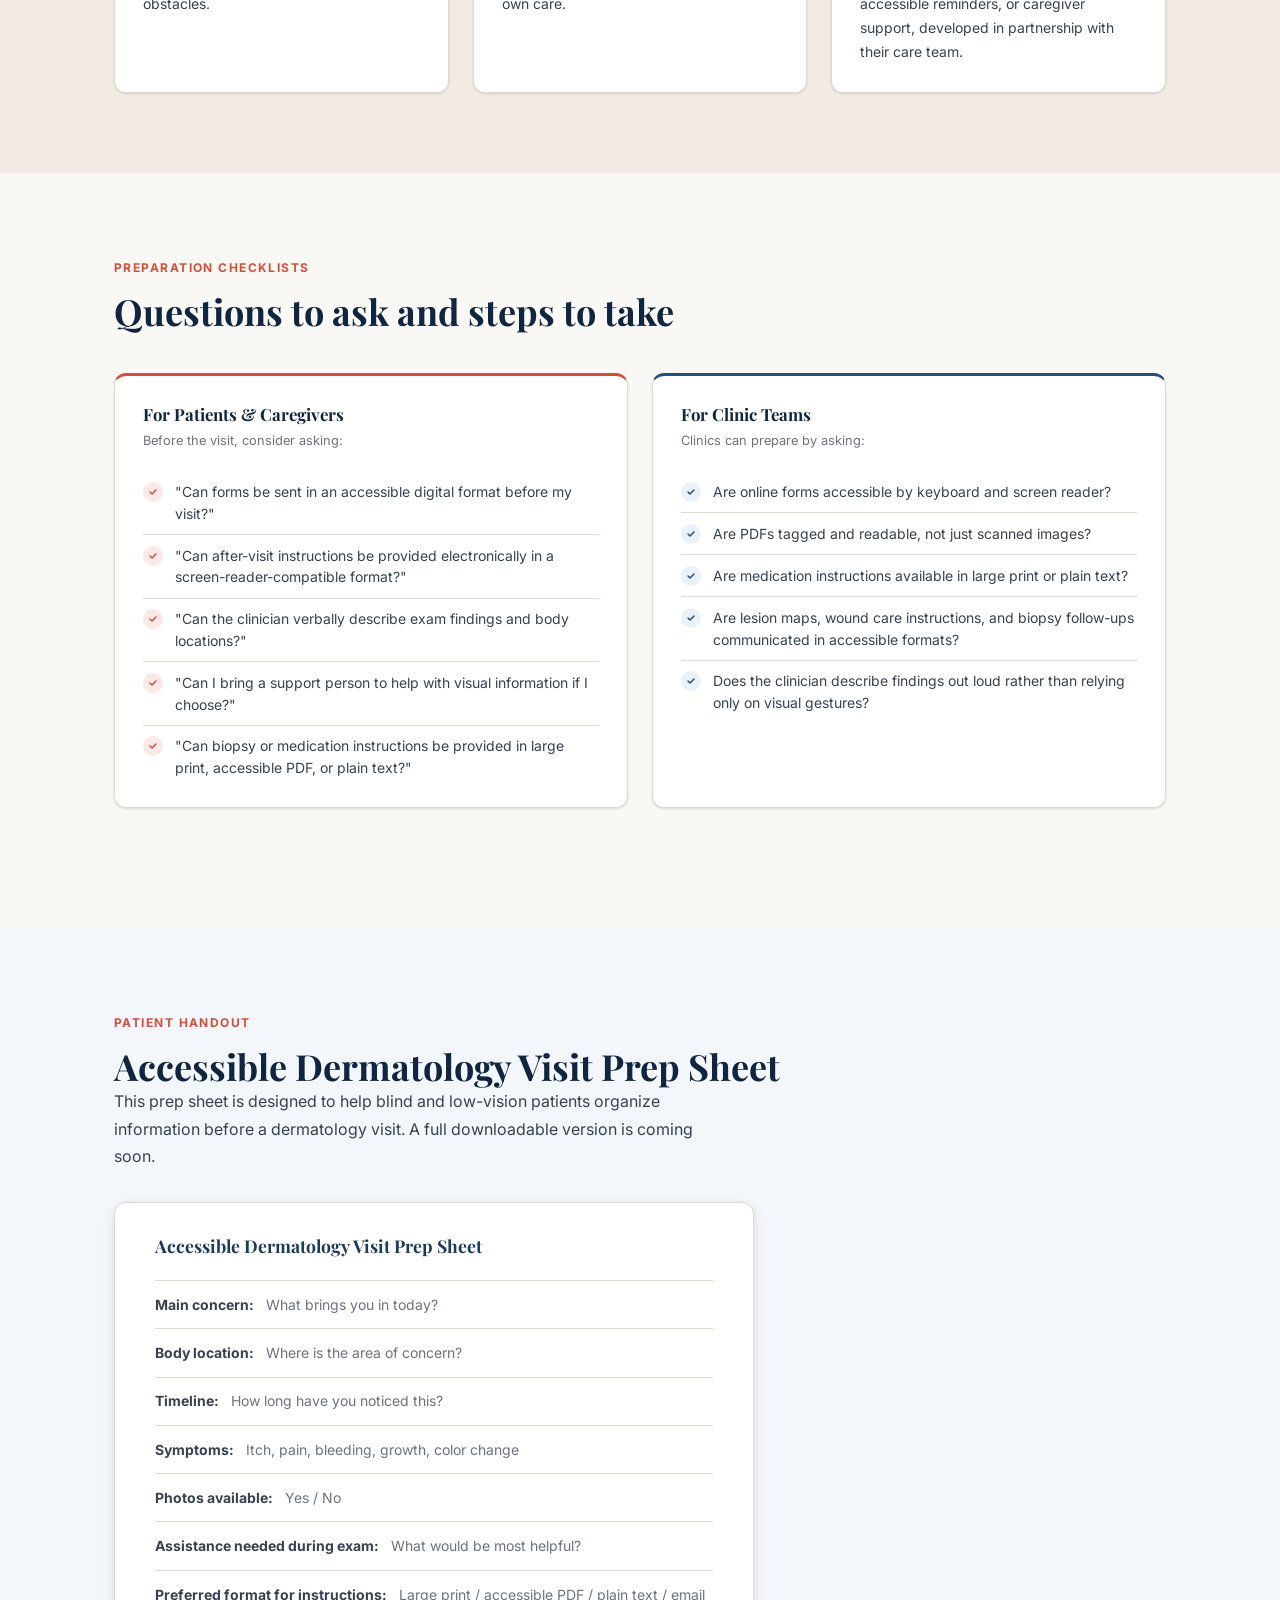
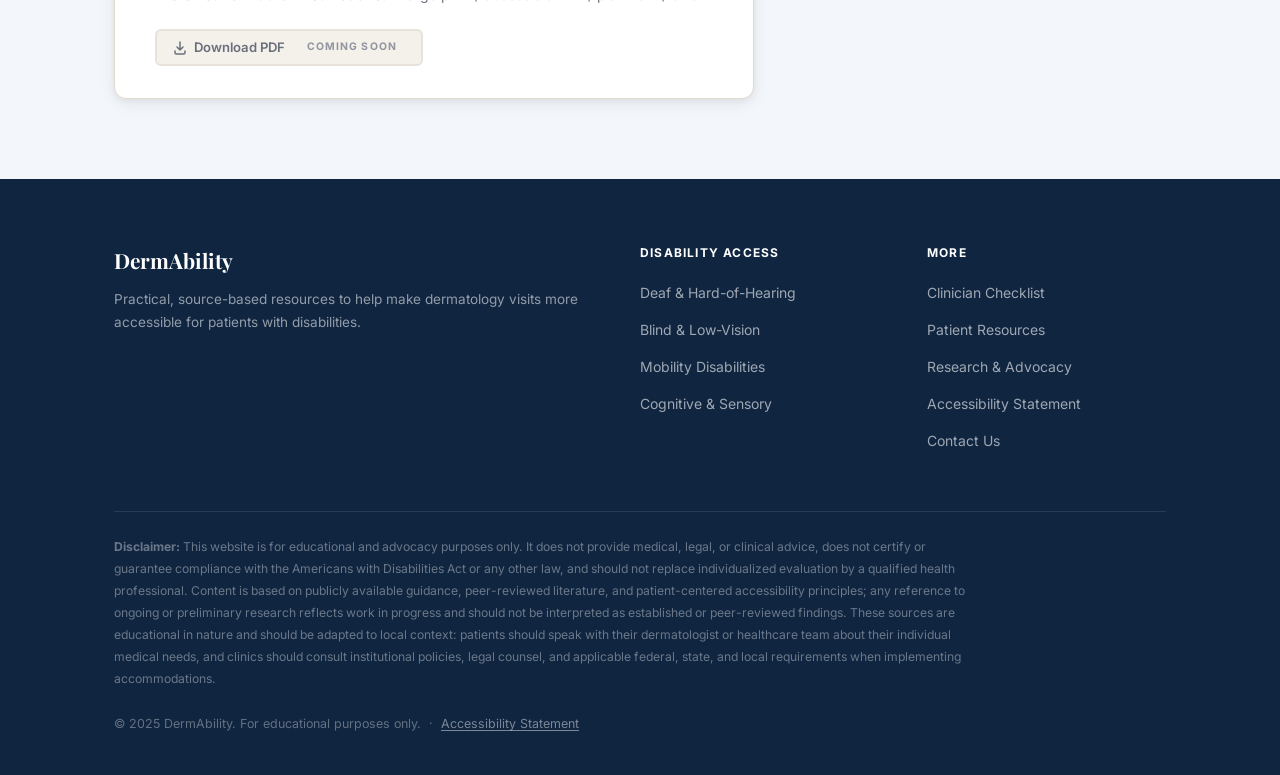
<file: blind-low-vision.html>
<!DOCTYPE html>
<html lang="en">
<head>
  <meta charset="UTF-8">
  <meta name="viewport" content="width=device-width, initial-scale=1.0">
  <meta name="description" content="Accessible patient portals, verbal descriptions of skin findings, adapted skin self-exams, and screen-reader-compatible materials for blind and low-vision patients in dermatology.">
  <title>Blind &amp; Low-Vision Access in Dermatology - DermAbility</title>
  <link rel="canonical" href="https://dermability.org/blind-low-vision">
  <script src="/js/clean-url.js"></script>
  <link rel="preconnect" href="https://fonts.googleapis.com">
  <link rel="preconnect" href="https://fonts.gstatic.com" crossorigin>
  <link href="https://fonts.googleapis.com/css2?family=Playfair+Display:wght@400;700&family=Inter:wght@400;500;600;700&display=swap" rel="stylesheet">
  <link rel="stylesheet" href="css/style.css">
</head>
<body>

<a href="#main" class="skip-link">Skip to main content</a>

<header class="site-header">
  <div class="container">
    <nav class="nav-inner" aria-label="Main navigation">
      <a href="/" class="nav-logo" aria-label="DermAbility home">
        <span class="nav-logo-main">DermAbility</span>
        <span class="nav-logo-sub">Disability Access in Dermatology</span>
      </a>
      <button class="nav-toggle" aria-expanded="false" aria-controls="nav-links" aria-label="Toggle navigation">&#9776;</button>
      <ul class="nav-links" id="nav-links" role="list">
        <li><a href="/">Home</a></li>
        <li><a href="/about-us">About Us</a></li>
        <li class="nav-dropdown">
          <button class="nav-dropdown-btn" aria-haspopup="true" aria-expanded="false">
            Disability Access
            <svg class="chevron-icon" viewBox="0 0 12 12" fill="none" aria-hidden="true"><path d="M2 4l4 4 4-4" stroke="currentColor" stroke-width="1.5" stroke-linecap="round" stroke-linejoin="round"/></svg>
          </button>
          <ul class="nav-dropdown-menu" role="list">
            <li><a href="/deaf-hoh">Deaf &amp; Hard-of-Hearing</a></li>
            <li><a href="/blind-low-vision" class="active">Blind &amp; Low-Vision</a></li>
            <li><a href="/mobility">Mobility Disabilities</a></li>
            <li><a href="/cognitive-sensory">Cognitive &amp; Sensory</a></li>
          </ul>
        </li>
        <li><a href="/clinician-checklist">For Clinicians</a></li>
        <li><a href="/patient-resources">Resources</a></li>
        <li><a href="/research-advocacy">Research &amp; Advocacy</a></li>
      </ul>
    </nav>
  </div>
</header>

<div class="page-hero">
  <div class="container">
    <nav class="breadcrumb" aria-label="Breadcrumb">
      <a href="/">Home</a>
      <span class="breadcrumb-sep" aria-hidden="true">›</span>
      <a href="/#topics">Disability Access</a>
      <span class="breadcrumb-sep" aria-hidden="true">›</span>
      <span class="breadcrumb-current" aria-current="page">Blind &amp; Low-Vision</span>
    </nav>
    <h1>Blind &amp; Low-Vision Access in Dermatology</h1>
    <p class="page-hero-intro">Dermatology is a highly visual specialty, but dermatologic care should not assume that patients can independently see lesions, read printed handouts, navigate online portals, or interpret before-and-after photographs. Blind and low-vision patients may need accessible communication before, during, and after the visit.</p>
  </div>
</div>

<nav class="section-nav" aria-label="Page sections">
  <div class="container">
    <div class="section-nav-inner">
      <a href="#foundation" class="section-nav-link">Legal Foundation</a>
      <a href="#barriers" class="section-nav-link">Dermatology Barriers</a>
      <a href="#checklists" class="section-nav-link">Patient &amp; Clinic Checklists</a>
      <a href="#handout" class="section-nav-link">Visit Prep Sheet</a>
    </div>
  </div>
</nav>

<main id="main">

  <!-- FOUNDATION -->
  <section class="section" id="foundation" aria-labelledby="foundation-heading">
    <div class="container">
      <span class="section-tag">Legal &amp; Source Foundation</span>
      <h2 id="foundation-heading">ADA and web accessibility standards apply</h2>
      <div class="callout">
        <div class="callout-label">Source-Based Principle</div>
        <p>ADA effective communication guidance includes people with vision disabilities and focuses on ensuring that individuals can receive information from and convey information to covered entities. WCAG 2.2 provides standards for making web content more accessible to people with visual, auditory, physical, speech, cognitive, language, learning, and neurologic disabilities. Together, these frameworks set a clear expectation for both in-person access and digital accessibility in healthcare settings.</p>
      </div>
      <p>Blind and low-vision patients face barriers at multiple points in the dermatology encounter: before the visit, during the exam, and in how results and instructions are communicated. Accessible care is both a legal standard and a clinical responsibility.</p>
    </div>
  </section>

  <!-- BARRIERS -->
  <section class="section bg-warm" id="barriers" aria-labelledby="barriers-heading">
    <div class="container">
      <span class="section-tag">Dermatology-Specific Barriers</span>
      <h2 id="barriers-heading">Where access breaks down</h2>
      <p class="section-intro">From scheduling to follow-up, blind and low-vision patients may encounter barriers at every stage of a dermatology visit.</p>
      <div class="barriers-grid">
        <div class="barrier-card">
          <h3>Patient Portals &amp; Intake Forms</h3>
          <p>Patients may face barriers if appointment systems, intake forms, medication instructions, or biopsy results are not compatible with screen readers or require inaccessible image-based text. PDFs scanned as images, CAPTCHA fields, and non-labeled form elements are common obstacles.</p>
        </div>
        <div class="barrier-card">
          <h3>Describing Skin Findings</h3>
          <p>Clinicians can support shared understanding by verbally describing what they are examining: the location of findings, why photographs are being taken, and what changes should prompt follow-up. Visual gestures alone exclude blind and low-vision patients from their own care.</p>
        </div>
        <div class="barrier-card">
          <h3>Skin Self-Exams</h3>
          <p>The American Academy of Dermatology recommends checking the skin for spots that are changing, itching, bleeding, or different from others. For blind or low-vision patients, self-exams may require adapted strategies, such as partner-assisted checks, tactile skin familiarity, accessible reminders, or caregiver support, developed in partnership with their care team.</p>
        </div>
      </div>
    </div>
  </section>

  <!-- CHECKLISTS -->
  <section class="section" id="checklists" aria-labelledby="checklists-heading">
    <div class="container">
      <span class="section-tag">Preparation Checklists</span>
      <h2 id="checklists-heading">Questions to ask and steps to take</h2>
      <div class="checklist-grid">
        <div class="checklist-box checklist-box--coral">
          <h3>For Patients &amp; Caregivers</h3>
          <span class="checklist-sub">Before the visit, consider asking:</span>
          <ul class="checklist" role="list">
            <li>
              <span class="check-dot" aria-hidden="true"><svg width="10" height="10" viewBox="0 0 10 10" fill="none"><path d="M2 5l2 2 4-4" stroke="#D44F3B" stroke-width="1.5" stroke-linecap="round" stroke-linejoin="round"/></svg></span>
              "Can forms be sent in an accessible digital format before my visit?"
            </li>
            <li>
              <span class="check-dot" aria-hidden="true"><svg width="10" height="10" viewBox="0 0 10 10" fill="none"><path d="M2 5l2 2 4-4" stroke="#D44F3B" stroke-width="1.5" stroke-linecap="round" stroke-linejoin="round"/></svg></span>
              "Can after-visit instructions be provided electronically in a screen-reader-compatible format?"
            </li>
            <li>
              <span class="check-dot" aria-hidden="true"><svg width="10" height="10" viewBox="0 0 10 10" fill="none"><path d="M2 5l2 2 4-4" stroke="#D44F3B" stroke-width="1.5" stroke-linecap="round" stroke-linejoin="round"/></svg></span>
              "Can the clinician verbally describe exam findings and body locations?"
            </li>
            <li>
              <span class="check-dot" aria-hidden="true"><svg width="10" height="10" viewBox="0 0 10 10" fill="none"><path d="M2 5l2 2 4-4" stroke="#D44F3B" stroke-width="1.5" stroke-linecap="round" stroke-linejoin="round"/></svg></span>
              "Can I bring a support person to help with visual information if I choose?"
            </li>
            <li>
              <span class="check-dot" aria-hidden="true"><svg width="10" height="10" viewBox="0 0 10 10" fill="none"><path d="M2 5l2 2 4-4" stroke="#D44F3B" stroke-width="1.5" stroke-linecap="round" stroke-linejoin="round"/></svg></span>
              "Can biopsy or medication instructions be provided in large print, accessible PDF, or plain text?"
            </li>
          </ul>
        </div>
        <div class="checklist-box checklist-box--blue">
          <h3>For Clinic Teams</h3>
          <span class="checklist-sub">Clinics can prepare by asking:</span>
          <ul class="checklist" role="list">
            <li>
              <span class="check-dot" aria-hidden="true"><svg width="10" height="10" viewBox="0 0 10 10" fill="none"><path d="M2 5l2 2 4-4" stroke="#254F7A" stroke-width="1.5" stroke-linecap="round" stroke-linejoin="round"/></svg></span>
              Are online forms accessible by keyboard and screen reader?
            </li>
            <li>
              <span class="check-dot" aria-hidden="true"><svg width="10" height="10" viewBox="0 0 10 10" fill="none"><path d="M2 5l2 2 4-4" stroke="#254F7A" stroke-width="1.5" stroke-linecap="round" stroke-linejoin="round"/></svg></span>
              Are PDFs tagged and readable, not just scanned images?
            </li>
            <li>
              <span class="check-dot" aria-hidden="true"><svg width="10" height="10" viewBox="0 0 10 10" fill="none"><path d="M2 5l2 2 4-4" stroke="#254F7A" stroke-width="1.5" stroke-linecap="round" stroke-linejoin="round"/></svg></span>
              Are medication instructions available in large print or plain text?
            </li>
            <li>
              <span class="check-dot" aria-hidden="true"><svg width="10" height="10" viewBox="0 0 10 10" fill="none"><path d="M2 5l2 2 4-4" stroke="#254F7A" stroke-width="1.5" stroke-linecap="round" stroke-linejoin="round"/></svg></span>
              Are lesion maps, wound care instructions, and biopsy follow-ups communicated in accessible formats?
            </li>
            <li>
              <span class="check-dot" aria-hidden="true"><svg width="10" height="10" viewBox="0 0 10 10" fill="none"><path d="M2 5l2 2 4-4" stroke="#254F7A" stroke-width="1.5" stroke-linecap="round" stroke-linejoin="round"/></svg></span>
              Does the clinician describe findings out loud rather than relying only on visual gestures?
            </li>
          </ul>
        </div>
      </div>
    </div>
  </section>

  <!-- VISIT PREP HANDOUT -->
  <section class="section bg-blue-light" id="handout" aria-labelledby="handout-heading">
    <div class="container">
      <span class="section-tag">Patient Handout</span>
      <h2 id="handout-heading">Accessible Dermatology Visit Prep Sheet</h2>
      <p style="color:var(--text-medium); max-width:580px; margin-bottom:2rem;">This prep sheet is designed to help blind and low-vision patients organize information before a dermatology visit. A full downloadable version is coming soon.</p>
      <div style="background:var(--white); border-radius:var(--radius-md); padding:2rem 2.5rem; box-shadow:var(--shadow-md); border:1px solid var(--border-light); max-width:640px;">
        <h3 style="margin-bottom:1.5rem; font-size:1.1rem; color:var(--blue-800);">Accessible Dermatology Visit Prep Sheet</h3>
        <ul class="checklist" role="list" style="border-top:1px solid var(--border-light);">
          <li style="border-bottom:1px solid var(--border-light); padding:0.8rem 0;"><strong>Main concern:</strong> <span style="color:var(--text-light);">What brings you in today?</span></li>
          <li style="border-bottom:1px solid var(--border-light); padding:0.8rem 0;"><strong>Body location:</strong> <span style="color:var(--text-light);">Where is the area of concern?</span></li>
          <li style="border-bottom:1px solid var(--border-light); padding:0.8rem 0;"><strong>Timeline:</strong> <span style="color:var(--text-light);">How long have you noticed this?</span></li>
          <li style="border-bottom:1px solid var(--border-light); padding:0.8rem 0;"><strong>Symptoms:</strong> <span style="color:var(--text-light);">Itch, pain, bleeding, growth, color change</span></li>
          <li style="border-bottom:1px solid var(--border-light); padding:0.8rem 0;"><strong>Photos available:</strong> <span style="color:var(--text-light);">Yes / No</span></li>
          <li style="border-bottom:1px solid var(--border-light); padding:0.8rem 0;"><strong>Assistance needed during exam:</strong> <span style="color:var(--text-light);">What would be most helpful?</span></li>
          <li style="padding:0.8rem 0 0;"><strong>Preferred format for instructions:</strong> <span style="color:var(--text-light);">Large print / accessible PDF / plain text / email</span></li>
        </ul>
        <div style="margin-top:1.5rem;">
          <span class="btn btn-ghost btn-sm">
            <svg width="14" height="14" viewBox="0 0 14 14" fill="none" aria-hidden="true"><path d="M7 1v8M4 6l3 3 3-3M2 10v1.5A1.5 1.5 0 003.5 13h7a1.5 1.5 0 001.5-1.5V10" stroke="currentColor" stroke-width="1.5" stroke-linecap="round" stroke-linejoin="round"/></svg>
            Download PDF <span class="badge-soon" style="margin-left:0.4rem;">Coming Soon</span>
          </span>
        </div>
      </div>
    </div>
  </section>

</main>

<footer class="site-footer" role="contentinfo">
  <div class="container">
    <div class="footer-grid">
      <div>
        <span class="footer-brand-name">DermAbility</span>
        <p class="footer-tagline">Practical, source-based resources to help make dermatology visits more accessible for patients with disabilities.</p>
      </div>
      <div>
        <span class="footer-heading">Disability Access</span>
        <ul class="footer-links">
          <li><a href="/deaf-hoh">Deaf &amp; Hard-of-Hearing</a></li>
          <li><a href="/blind-low-vision">Blind &amp; Low-Vision</a></li>
          <li><a href="/mobility">Mobility Disabilities</a></li>
          <li><a href="/cognitive-sensory">Cognitive &amp; Sensory</a></li>
        </ul>
      </div>
      <div>
        <span class="footer-heading">More</span>
        <ul class="footer-links">
          <li><a href="/clinician-checklist">Clinician Checklist</a></li>
          <li><a href="/patient-resources">Patient Resources</a></li>
          <li><a href="/research-advocacy">Research &amp; Advocacy</a></li>
          <li><a href="/accessibility">Accessibility Statement</a></li>
          <li><a href="mailto:mihir2@stanford.edu">Contact Us</a></li>
        </ul>
      </div>
    </div>
    <hr class="footer-divider">
    <p class="footer-disclaimer"><strong>Disclaimer:</strong> This website is for educational and advocacy purposes only. It does not provide medical, legal, or clinical advice, does not certify or guarantee compliance with the Americans with Disabilities Act or any other law, and should not replace individualized evaluation by a qualified health professional. Content is based on publicly available guidance, peer-reviewed literature, and patient-centered accessibility principles; any reference to ongoing or preliminary research reflects work in progress and should not be interpreted as established or peer-reviewed findings. These sources are educational in nature and should be adapted to local context: patients should speak with their dermatologist or healthcare team about their individual medical needs, and clinics should consult institutional policies, legal counsel, and applicable federal, state, and local requirements when implementing accommodations.</p>
    <p class="footer-copy">&copy; 2025 DermAbility. For educational purposes only. &nbsp;&middot;&nbsp; <a href="/accessibility" style="color:rgba(255,255,255,0.45);">Accessibility Statement</a></p>
  </div>
</footer>

<script>
  const toggle = document.querySelector('.nav-toggle');
  const navLinks = document.getElementById('nav-links');
  toggle.addEventListener('click', () => {
    const open = navLinks.classList.toggle('is-open');
    toggle.setAttribute('aria-expanded', open);
  });
  document.querySelectorAll('.nav-dropdown-btn').forEach(btn => {
    btn.addEventListener('click', () => {
      const dropdown = btn.closest('.nav-dropdown');
      const open = dropdown.classList.toggle('is-open');
      btn.setAttribute('aria-expanded', open);
    });
  });
</script>

</body>
</html>
</file>
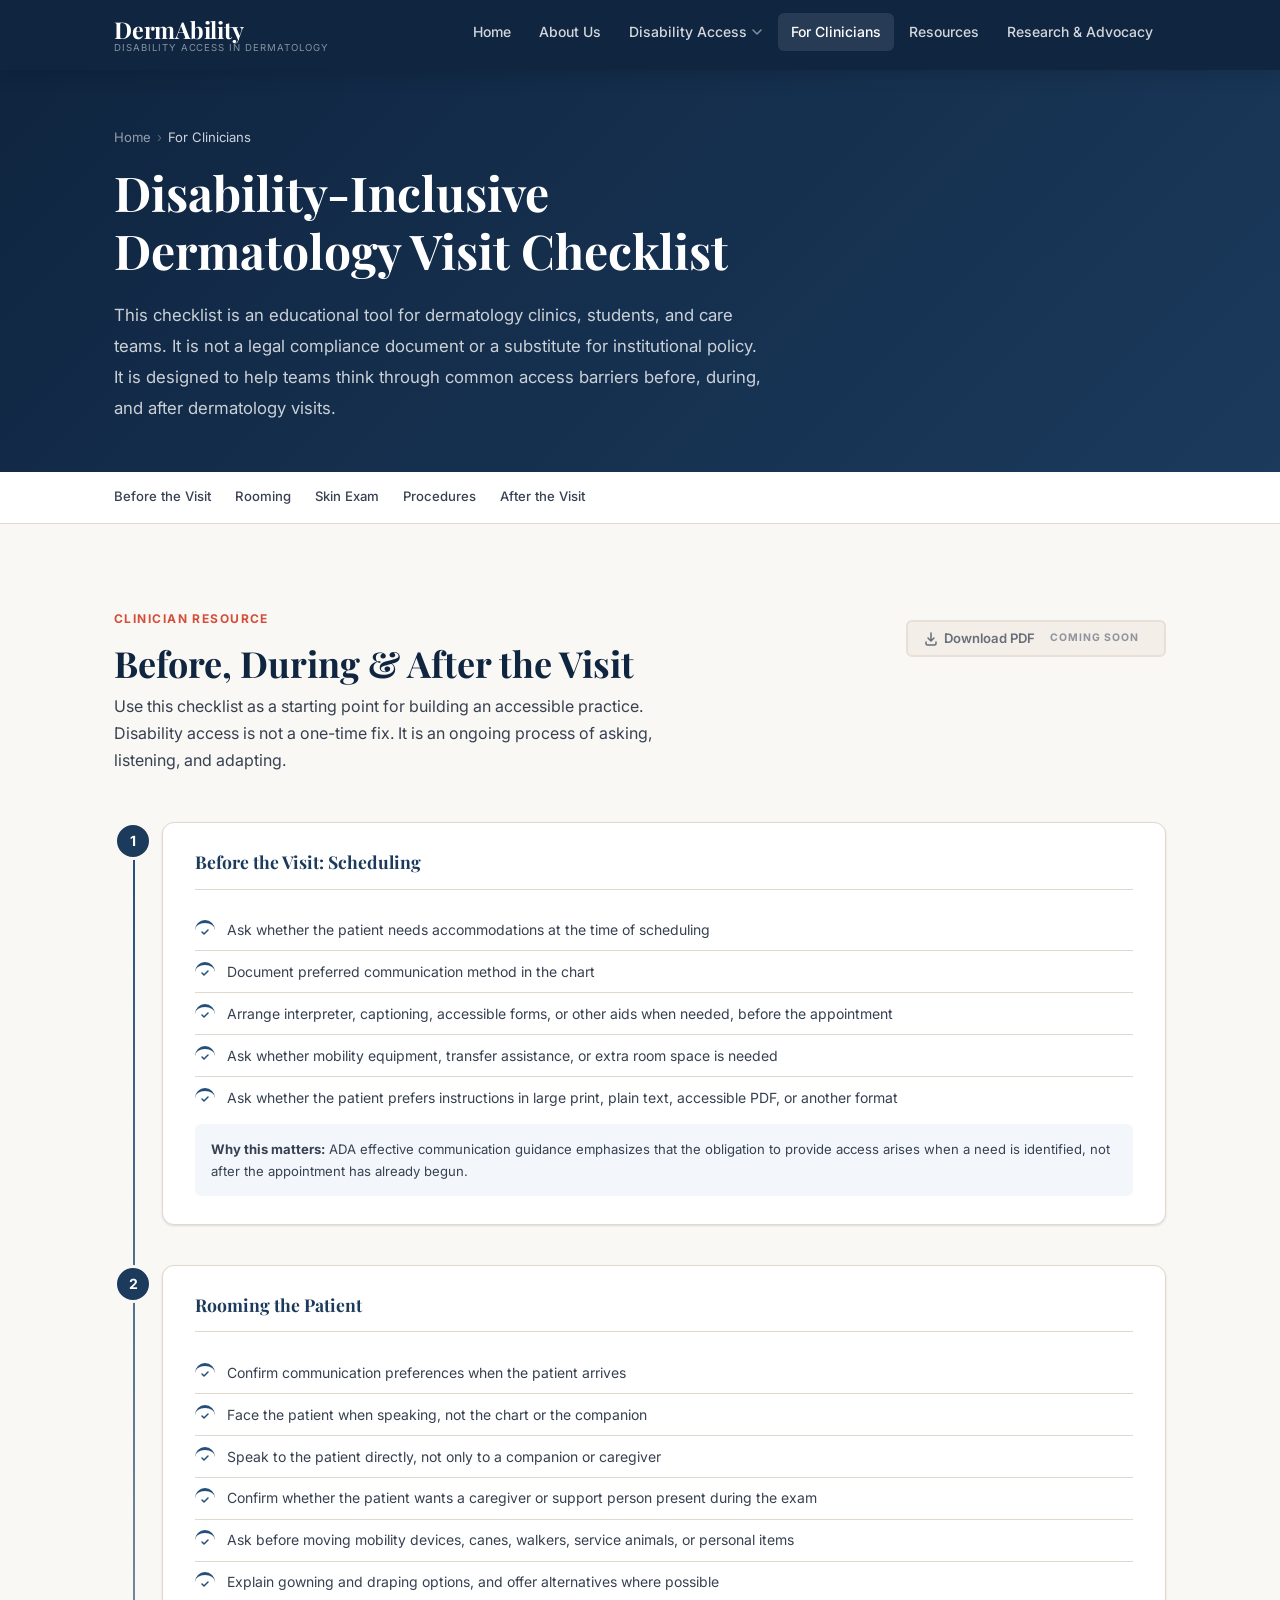
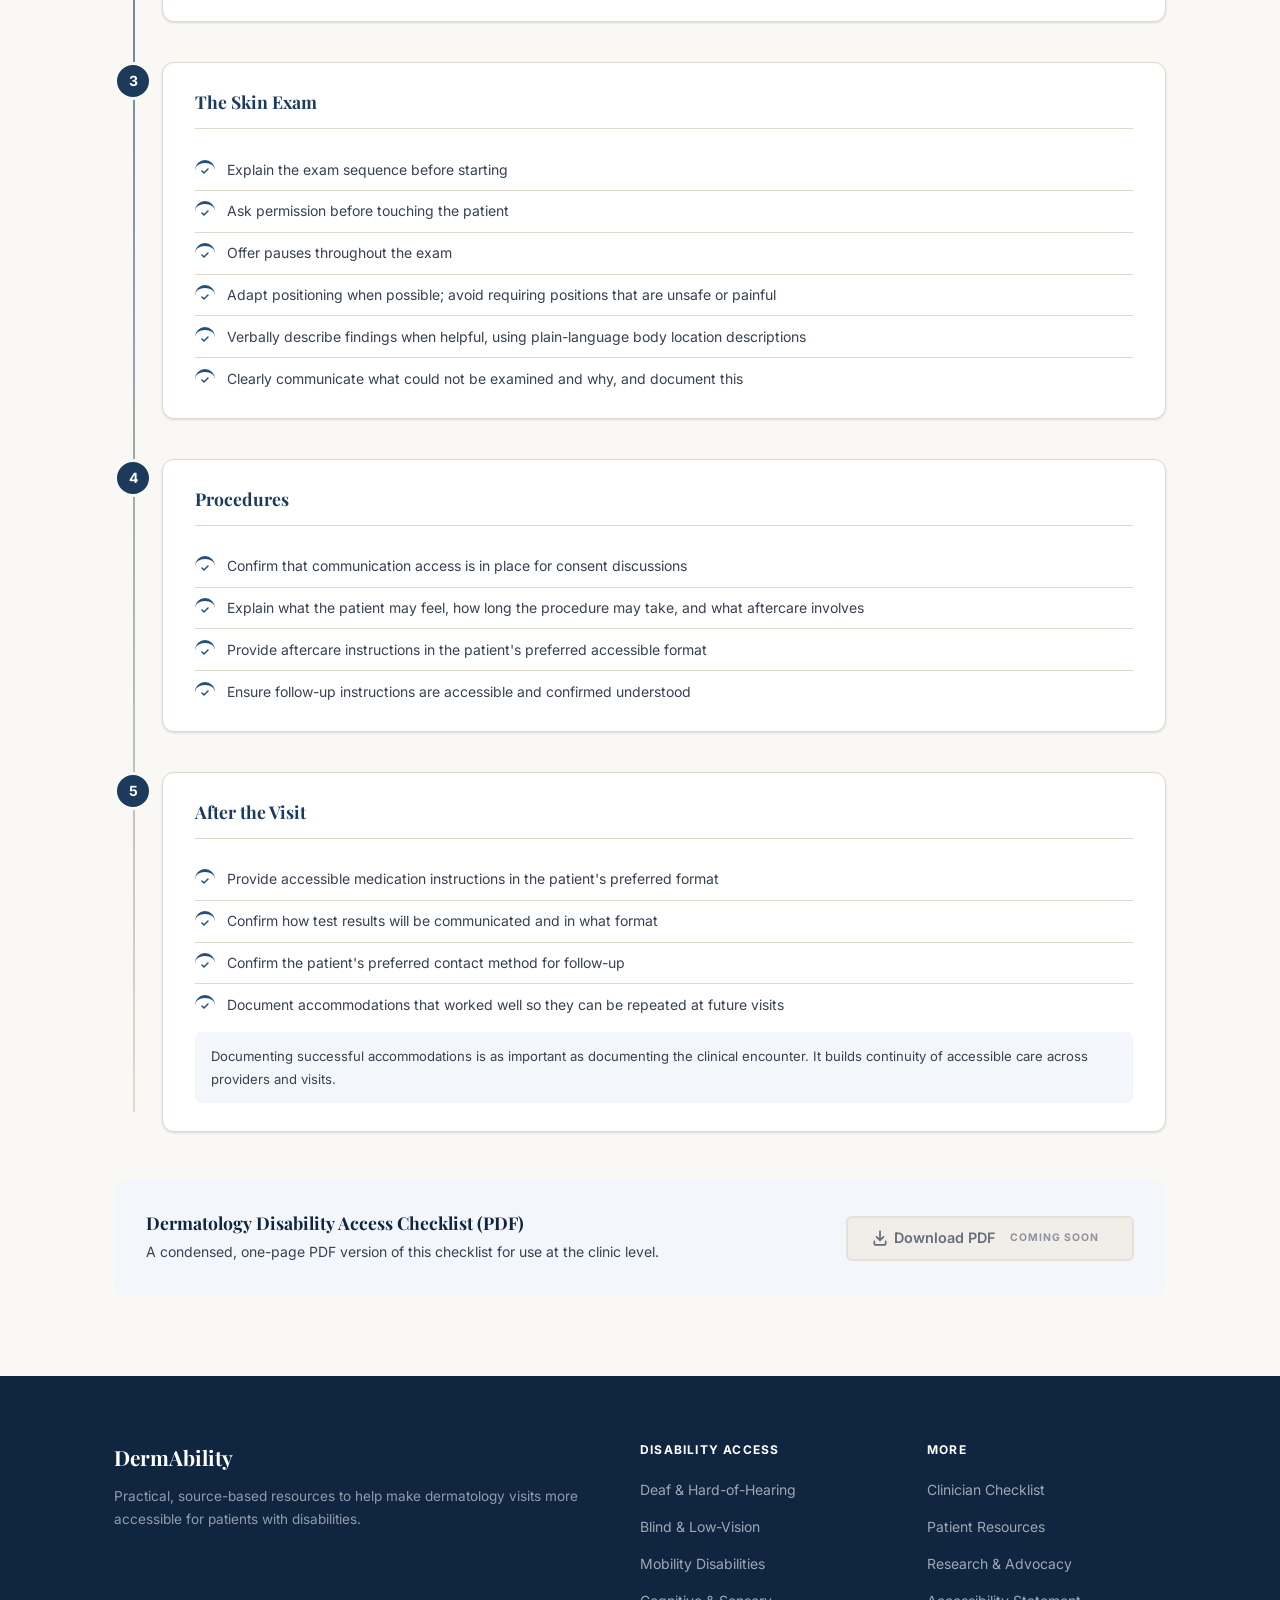
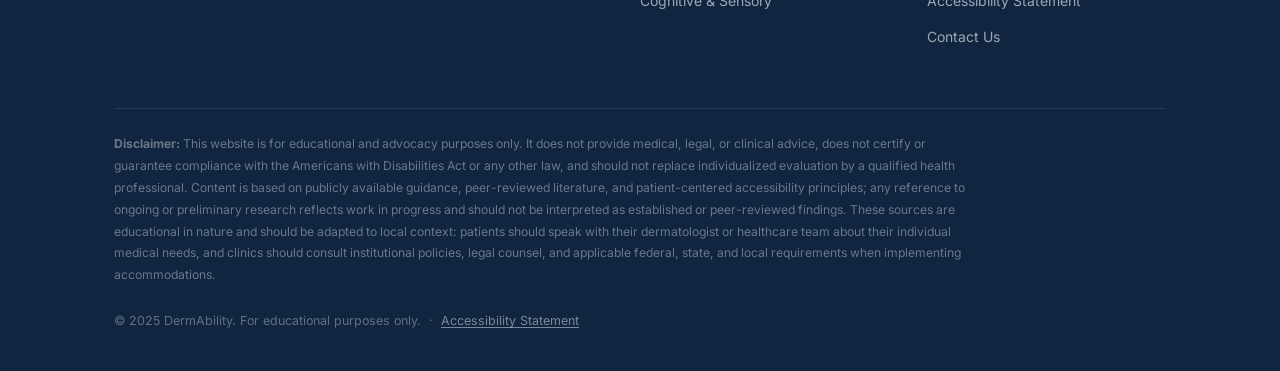
<file: clinician-checklist.html>
<!DOCTYPE html>
<html lang="en">
<head>
  <meta charset="UTF-8">
  <meta name="viewport" content="width=device-width, initial-scale=1.0">
  <meta name="description" content="A disability-inclusive dermatology visit checklist for clinicians covering scheduling, rooming, skin exam, procedures, and after-visit care.">
  <title>Clinician Disability Access Checklist - DermAbility</title>
  <link rel="canonical" href="https://dermability.org/clinician-checklist">
  <script src="/js/clean-url.js"></script>
  <link rel="preconnect" href="https://fonts.googleapis.com">
  <link rel="preconnect" href="https://fonts.gstatic.com" crossorigin>
  <link href="https://fonts.googleapis.com/css2?family=Playfair+Display:wght@400;700&family=Inter:wght@400;500;600;700&display=swap" rel="stylesheet">
  <link rel="stylesheet" href="css/style.css">
</head>
<body>

<a href="#main" class="skip-link">Skip to main content</a>

<header class="site-header">
  <div class="container">
    <nav class="nav-inner" aria-label="Main navigation">
      <a href="/" class="nav-logo" aria-label="DermAbility home">
        <span class="nav-logo-main">DermAbility</span>
        <span class="nav-logo-sub">Disability Access in Dermatology</span>
      </a>
      <button class="nav-toggle" aria-expanded="false" aria-controls="nav-links" aria-label="Toggle navigation">&#9776;</button>
      <ul class="nav-links" id="nav-links" role="list">
        <li><a href="/">Home</a></li>
        <li><a href="/about-us">About Us</a></li>
        <li class="nav-dropdown">
          <button class="nav-dropdown-btn" aria-haspopup="true" aria-expanded="false">
            Disability Access
            <svg class="chevron-icon" viewBox="0 0 12 12" fill="none" aria-hidden="true"><path d="M2 4l4 4 4-4" stroke="currentColor" stroke-width="1.5" stroke-linecap="round" stroke-linejoin="round"/></svg>
          </button>
          <ul class="nav-dropdown-menu" role="list">
            <li><a href="/deaf-hoh">Deaf &amp; Hard-of-Hearing</a></li>
            <li><a href="/blind-low-vision">Blind &amp; Low-Vision</a></li>
            <li><a href="/mobility">Mobility Disabilities</a></li>
            <li><a href="/cognitive-sensory">Cognitive &amp; Sensory</a></li>
          </ul>
        </li>
        <li><a href="/clinician-checklist" class="active">For Clinicians</a></li>
        <li><a href="/patient-resources">Resources</a></li>
        <li><a href="/research-advocacy">Research &amp; Advocacy</a></li>
      </ul>
    </nav>
  </div>
</header>

<div class="page-hero">
  <div class="container">
    <nav class="breadcrumb" aria-label="Breadcrumb">
      <a href="/">Home</a>
      <span class="breadcrumb-sep" aria-hidden="true">›</span>
      <span class="breadcrumb-current" aria-current="page">For Clinicians</span>
    </nav>
    <h1>Disability-Inclusive Dermatology Visit Checklist</h1>
    <p class="page-hero-intro">This checklist is an educational tool for dermatology clinics, students, and care teams. It is not a legal compliance document or a substitute for institutional policy. It is designed to help teams think through common access barriers before, during, and after dermatology visits.</p>
  </div>
</div>

<nav class="section-nav" aria-label="Page sections">
  <div class="container">
    <div class="section-nav-inner">
      <a href="#before" class="section-nav-link">Before the Visit</a>
      <a href="#rooming" class="section-nav-link">Rooming</a>
      <a href="#exam" class="section-nav-link">Skin Exam</a>
      <a href="#procedures" class="section-nav-link">Procedures</a>
      <a href="#after" class="section-nav-link">After the Visit</a>
    </div>
  </div>
</nav>

<main id="main">

  <section class="section" aria-labelledby="checklist-intro-heading">
    <div class="container">
      <div style="display:flex; justify-content:space-between; align-items:flex-start; flex-wrap:wrap; gap:1.5rem; margin-bottom:3rem;">
        <div>
          <span class="section-tag">Clinician Resource</span>
          <h2 id="checklist-intro-heading">Before, During &amp; After the Visit</h2>
          <p style="color:var(--text-medium); max-width:540px; margin-top:0.5rem;">Use this checklist as a starting point for building an accessible practice. Disability access is not a one-time fix. It is an ongoing process of asking, listening, and adapting.</p>
        </div>
        <div style="flex-shrink:0; padding-top:1rem;">
          <span class="btn btn-ghost btn-sm" style="display:inline-flex; align-items:center; gap:6px;">
            <svg width="14" height="14" viewBox="0 0 14 14" fill="none" aria-hidden="true"><path d="M7 1v8M4 6l3 3 3-3M2 10v1.5A1.5 1.5 0 003.5 13h7a1.5 1.5 0 001.5-1.5V10" stroke="currentColor" stroke-width="1.5" stroke-linecap="round" stroke-linejoin="round"/></svg>
            Download PDF
            <span class="badge-soon">Coming Soon</span>
          </span>
        </div>
      </div>

      <!-- TIMELINE -->
      <div class="timeline">

        <!-- BEFORE -->
        <div class="timeline-item" id="before">
          <div class="timeline-marker" aria-hidden="true">1</div>
          <div class="timeline-content">
            <h3>Before the Visit: Scheduling</h3>
            <ul class="checklist" role="list">
              <li>
                <span class="check-dot checklist-box--blue" aria-hidden="true"><svg width="10" height="10" viewBox="0 0 10 10" fill="none"><path d="M2 5l2 2 4-4" stroke="#254F7A" stroke-width="1.5" stroke-linecap="round" stroke-linejoin="round"/></svg></span>
                Ask whether the patient needs accommodations at the time of scheduling
              </li>
              <li>
                <span class="check-dot checklist-box--blue" aria-hidden="true"><svg width="10" height="10" viewBox="0 0 10 10" fill="none"><path d="M2 5l2 2 4-4" stroke="#254F7A" stroke-width="1.5" stroke-linecap="round" stroke-linejoin="round"/></svg></span>
                Document preferred communication method in the chart
              </li>
              <li>
                <span class="check-dot checklist-box--blue" aria-hidden="true"><svg width="10" height="10" viewBox="0 0 10 10" fill="none"><path d="M2 5l2 2 4-4" stroke="#254F7A" stroke-width="1.5" stroke-linecap="round" stroke-linejoin="round"/></svg></span>
                Arrange interpreter, captioning, accessible forms, or other aids when needed, before the appointment
              </li>
              <li>
                <span class="check-dot checklist-box--blue" aria-hidden="true"><svg width="10" height="10" viewBox="0 0 10 10" fill="none"><path d="M2 5l2 2 4-4" stroke="#254F7A" stroke-width="1.5" stroke-linecap="round" stroke-linejoin="round"/></svg></span>
                Ask whether mobility equipment, transfer assistance, or extra room space is needed
              </li>
              <li>
                <span class="check-dot checklist-box--blue" aria-hidden="true"><svg width="10" height="10" viewBox="0 0 10 10" fill="none"><path d="M2 5l2 2 4-4" stroke="#254F7A" stroke-width="1.5" stroke-linecap="round" stroke-linejoin="round"/></svg></span>
                Ask whether the patient prefers instructions in large print, plain text, accessible PDF, or another format
              </li>
            </ul>
            <div class="timeline-note">
              <strong>Why this matters:</strong> ADA effective communication guidance emphasizes that the obligation to provide access arises when a need is identified, not after the appointment has already begun.
            </div>
          </div>
        </div>

        <!-- ROOMING -->
        <div class="timeline-item" id="rooming">
          <div class="timeline-marker" aria-hidden="true">2</div>
          <div class="timeline-content">
            <h3>Rooming the Patient</h3>
            <ul class="checklist" role="list">
              <li>
                <span class="check-dot checklist-box--blue" aria-hidden="true"><svg width="10" height="10" viewBox="0 0 10 10" fill="none"><path d="M2 5l2 2 4-4" stroke="#254F7A" stroke-width="1.5" stroke-linecap="round" stroke-linejoin="round"/></svg></span>
                Confirm communication preferences when the patient arrives
              </li>
              <li>
                <span class="check-dot checklist-box--blue" aria-hidden="true"><svg width="10" height="10" viewBox="0 0 10 10" fill="none"><path d="M2 5l2 2 4-4" stroke="#254F7A" stroke-width="1.5" stroke-linecap="round" stroke-linejoin="round"/></svg></span>
                Face the patient when speaking, not the chart or the companion
              </li>
              <li>
                <span class="check-dot checklist-box--blue" aria-hidden="true"><svg width="10" height="10" viewBox="0 0 10 10" fill="none"><path d="M2 5l2 2 4-4" stroke="#254F7A" stroke-width="1.5" stroke-linecap="round" stroke-linejoin="round"/></svg></span>
                Speak to the patient directly, not only to a companion or caregiver
              </li>
              <li>
                <span class="check-dot checklist-box--blue" aria-hidden="true"><svg width="10" height="10" viewBox="0 0 10 10" fill="none"><path d="M2 5l2 2 4-4" stroke="#254F7A" stroke-width="1.5" stroke-linecap="round" stroke-linejoin="round"/></svg></span>
                Confirm whether the patient wants a caregiver or support person present during the exam
              </li>
              <li>
                <span class="check-dot checklist-box--blue" aria-hidden="true"><svg width="10" height="10" viewBox="0 0 10 10" fill="none"><path d="M2 5l2 2 4-4" stroke="#254F7A" stroke-width="1.5" stroke-linecap="round" stroke-linejoin="round"/></svg></span>
                Ask before moving mobility devices, canes, walkers, service animals, or personal items
              </li>
              <li>
                <span class="check-dot checklist-box--blue" aria-hidden="true"><svg width="10" height="10" viewBox="0 0 10 10" fill="none"><path d="M2 5l2 2 4-4" stroke="#254F7A" stroke-width="1.5" stroke-linecap="round" stroke-linejoin="round"/></svg></span>
                Explain gowning and draping options, and offer alternatives where possible
              </li>
            </ul>
          </div>
        </div>

        <!-- EXAM -->
        <div class="timeline-item" id="exam">
          <div class="timeline-marker" aria-hidden="true">3</div>
          <div class="timeline-content">
            <h3>The Skin Exam</h3>
            <ul class="checklist" role="list">
              <li>
                <span class="check-dot checklist-box--blue" aria-hidden="true"><svg width="10" height="10" viewBox="0 0 10 10" fill="none"><path d="M2 5l2 2 4-4" stroke="#254F7A" stroke-width="1.5" stroke-linecap="round" stroke-linejoin="round"/></svg></span>
                Explain the exam sequence before starting
              </li>
              <li>
                <span class="check-dot checklist-box--blue" aria-hidden="true"><svg width="10" height="10" viewBox="0 0 10 10" fill="none"><path d="M2 5l2 2 4-4" stroke="#254F7A" stroke-width="1.5" stroke-linecap="round" stroke-linejoin="round"/></svg></span>
                Ask permission before touching the patient
              </li>
              <li>
                <span class="check-dot checklist-box--blue" aria-hidden="true"><svg width="10" height="10" viewBox="0 0 10 10" fill="none"><path d="M2 5l2 2 4-4" stroke="#254F7A" stroke-width="1.5" stroke-linecap="round" stroke-linejoin="round"/></svg></span>
                Offer pauses throughout the exam
              </li>
              <li>
                <span class="check-dot checklist-box--blue" aria-hidden="true"><svg width="10" height="10" viewBox="0 0 10 10" fill="none"><path d="M2 5l2 2 4-4" stroke="#254F7A" stroke-width="1.5" stroke-linecap="round" stroke-linejoin="round"/></svg></span>
                Adapt positioning when possible; avoid requiring positions that are unsafe or painful
              </li>
              <li>
                <span class="check-dot checklist-box--blue" aria-hidden="true"><svg width="10" height="10" viewBox="0 0 10 10" fill="none"><path d="M2 5l2 2 4-4" stroke="#254F7A" stroke-width="1.5" stroke-linecap="round" stroke-linejoin="round"/></svg></span>
                Verbally describe findings when helpful, using plain-language body location descriptions
              </li>
              <li>
                <span class="check-dot checklist-box--blue" aria-hidden="true"><svg width="10" height="10" viewBox="0 0 10 10" fill="none"><path d="M2 5l2 2 4-4" stroke="#254F7A" stroke-width="1.5" stroke-linecap="round" stroke-linejoin="round"/></svg></span>
                Clearly communicate what could not be examined and why, and document this
              </li>
            </ul>
          </div>
        </div>

        <!-- PROCEDURES -->
        <div class="timeline-item" id="procedures">
          <div class="timeline-marker" aria-hidden="true">4</div>
          <div class="timeline-content">
            <h3>Procedures</h3>
            <ul class="checklist" role="list">
              <li>
                <span class="check-dot checklist-box--blue" aria-hidden="true"><svg width="10" height="10" viewBox="0 0 10 10" fill="none"><path d="M2 5l2 2 4-4" stroke="#254F7A" stroke-width="1.5" stroke-linecap="round" stroke-linejoin="round"/></svg></span>
                Confirm that communication access is in place for consent discussions
              </li>
              <li>
                <span class="check-dot checklist-box--blue" aria-hidden="true"><svg width="10" height="10" viewBox="0 0 10 10" fill="none"><path d="M2 5l2 2 4-4" stroke="#254F7A" stroke-width="1.5" stroke-linecap="round" stroke-linejoin="round"/></svg></span>
                Explain what the patient may feel, how long the procedure may take, and what aftercare involves
              </li>
              <li>
                <span class="check-dot checklist-box--blue" aria-hidden="true"><svg width="10" height="10" viewBox="0 0 10 10" fill="none"><path d="M2 5l2 2 4-4" stroke="#254F7A" stroke-width="1.5" stroke-linecap="round" stroke-linejoin="round"/></svg></span>
                Provide aftercare instructions in the patient's preferred accessible format
              </li>
              <li>
                <span class="check-dot checklist-box--blue" aria-hidden="true"><svg width="10" height="10" viewBox="0 0 10 10" fill="none"><path d="M2 5l2 2 4-4" stroke="#254F7A" stroke-width="1.5" stroke-linecap="round" stroke-linejoin="round"/></svg></span>
                Ensure follow-up instructions are accessible and confirmed understood
              </li>
            </ul>
          </div>
        </div>

        <!-- AFTER -->
        <div class="timeline-item" id="after">
          <div class="timeline-marker" aria-hidden="true">5</div>
          <div class="timeline-content">
            <h3>After the Visit</h3>
            <ul class="checklist" role="list">
              <li>
                <span class="check-dot checklist-box--blue" aria-hidden="true"><svg width="10" height="10" viewBox="0 0 10 10" fill="none"><path d="M2 5l2 2 4-4" stroke="#254F7A" stroke-width="1.5" stroke-linecap="round" stroke-linejoin="round"/></svg></span>
                Provide accessible medication instructions in the patient's preferred format
              </li>
              <li>
                <span class="check-dot checklist-box--blue" aria-hidden="true"><svg width="10" height="10" viewBox="0 0 10 10" fill="none"><path d="M2 5l2 2 4-4" stroke="#254F7A" stroke-width="1.5" stroke-linecap="round" stroke-linejoin="round"/></svg></span>
                Confirm how test results will be communicated and in what format
              </li>
              <li>
                <span class="check-dot checklist-box--blue" aria-hidden="true"><svg width="10" height="10" viewBox="0 0 10 10" fill="none"><path d="M2 5l2 2 4-4" stroke="#254F7A" stroke-width="1.5" stroke-linecap="round" stroke-linejoin="round"/></svg></span>
                Confirm the patient's preferred contact method for follow-up
              </li>
              <li>
                <span class="check-dot checklist-box--blue" aria-hidden="true"><svg width="10" height="10" viewBox="0 0 10 10" fill="none"><path d="M2 5l2 2 4-4" stroke="#254F7A" stroke-width="1.5" stroke-linecap="round" stroke-linejoin="round"/></svg></span>
                Document accommodations that worked well so they can be repeated at future visits
              </li>
            </ul>
            <div class="timeline-note">
              Documenting successful accommodations is as important as documenting the clinical encounter. It builds continuity of accessible care across providers and visits.
            </div>
          </div>
        </div>

      </div><!-- end timeline -->

      <!-- DOWNLOAD CTA -->
      <div style="background:var(--blue-50); border-radius:var(--radius-md); padding:2rem; margin-top:3rem; display:flex; align-items:center; justify-content:space-between; flex-wrap:wrap; gap:1.5rem;">
        <div>
          <h3 style="font-size:1.1rem; margin-bottom:0.4rem;">Dermatology Disability Access Checklist (PDF)</h3>
          <p style="color:var(--text-medium); font-size:0.875rem; margin:0;">A condensed, one-page PDF version of this checklist for use at the clinic level.</p>
        </div>
        <span class="btn btn-ghost" style="display:inline-flex; align-items:center; gap:6px; flex-shrink:0;">
          <svg width="16" height="16" viewBox="0 0 14 14" fill="none" aria-hidden="true"><path d="M7 1v8M4 6l3 3 3-3M2 10v1.5A1.5 1.5 0 003.5 13h7a1.5 1.5 0 001.5-1.5V10" stroke="currentColor" stroke-width="1.5" stroke-linecap="round" stroke-linejoin="round"/></svg>
          Download PDF
          <span class="badge-soon">Coming Soon</span>
        </span>
      </div>

    </div>
  </section>

</main>

<footer class="site-footer" role="contentinfo">
  <div class="container">
    <div class="footer-grid">
      <div>
        <span class="footer-brand-name">DermAbility</span>
        <p class="footer-tagline">Practical, source-based resources to help make dermatology visits more accessible for patients with disabilities.</p>
      </div>
      <div>
        <span class="footer-heading">Disability Access</span>
        <ul class="footer-links">
          <li><a href="/deaf-hoh">Deaf &amp; Hard-of-Hearing</a></li>
          <li><a href="/blind-low-vision">Blind &amp; Low-Vision</a></li>
          <li><a href="/mobility">Mobility Disabilities</a></li>
          <li><a href="/cognitive-sensory">Cognitive &amp; Sensory</a></li>
        </ul>
      </div>
      <div>
        <span class="footer-heading">More</span>
        <ul class="footer-links">
          <li><a href="/clinician-checklist">Clinician Checklist</a></li>
          <li><a href="/patient-resources">Patient Resources</a></li>
          <li><a href="/research-advocacy">Research &amp; Advocacy</a></li>
          <li><a href="/accessibility">Accessibility Statement</a></li>
          <li><a href="mailto:mihir2@stanford.edu">Contact Us</a></li>
        </ul>
      </div>
    </div>
    <hr class="footer-divider">
    <p class="footer-disclaimer"><strong>Disclaimer:</strong> This website is for educational and advocacy purposes only. It does not provide medical, legal, or clinical advice, does not certify or guarantee compliance with the Americans with Disabilities Act or any other law, and should not replace individualized evaluation by a qualified health professional. Content is based on publicly available guidance, peer-reviewed literature, and patient-centered accessibility principles; any reference to ongoing or preliminary research reflects work in progress and should not be interpreted as established or peer-reviewed findings. These sources are educational in nature and should be adapted to local context: patients should speak with their dermatologist or healthcare team about their individual medical needs, and clinics should consult institutional policies, legal counsel, and applicable federal, state, and local requirements when implementing accommodations.</p>
    <p class="footer-copy">&copy; 2025 DermAbility. For educational purposes only. &nbsp;&middot;&nbsp; <a href="/accessibility" style="color:rgba(255,255,255,0.45);">Accessibility Statement</a></p>
  </div>
</footer>

<script>
  const toggle = document.querySelector('.nav-toggle');
  const navLinks = document.getElementById('nav-links');
  toggle.addEventListener('click', () => {
    const open = navLinks.classList.toggle('is-open');
    toggle.setAttribute('aria-expanded', open);
  });
  document.querySelectorAll('.nav-dropdown-btn').forEach(btn => {
    btn.addEventListener('click', () => {
      const dropdown = btn.closest('.nav-dropdown');
      const open = dropdown.classList.toggle('is-open');
      btn.setAttribute('aria-expanded', open);
    });
  });
</script>

</body>
</html>
</file>
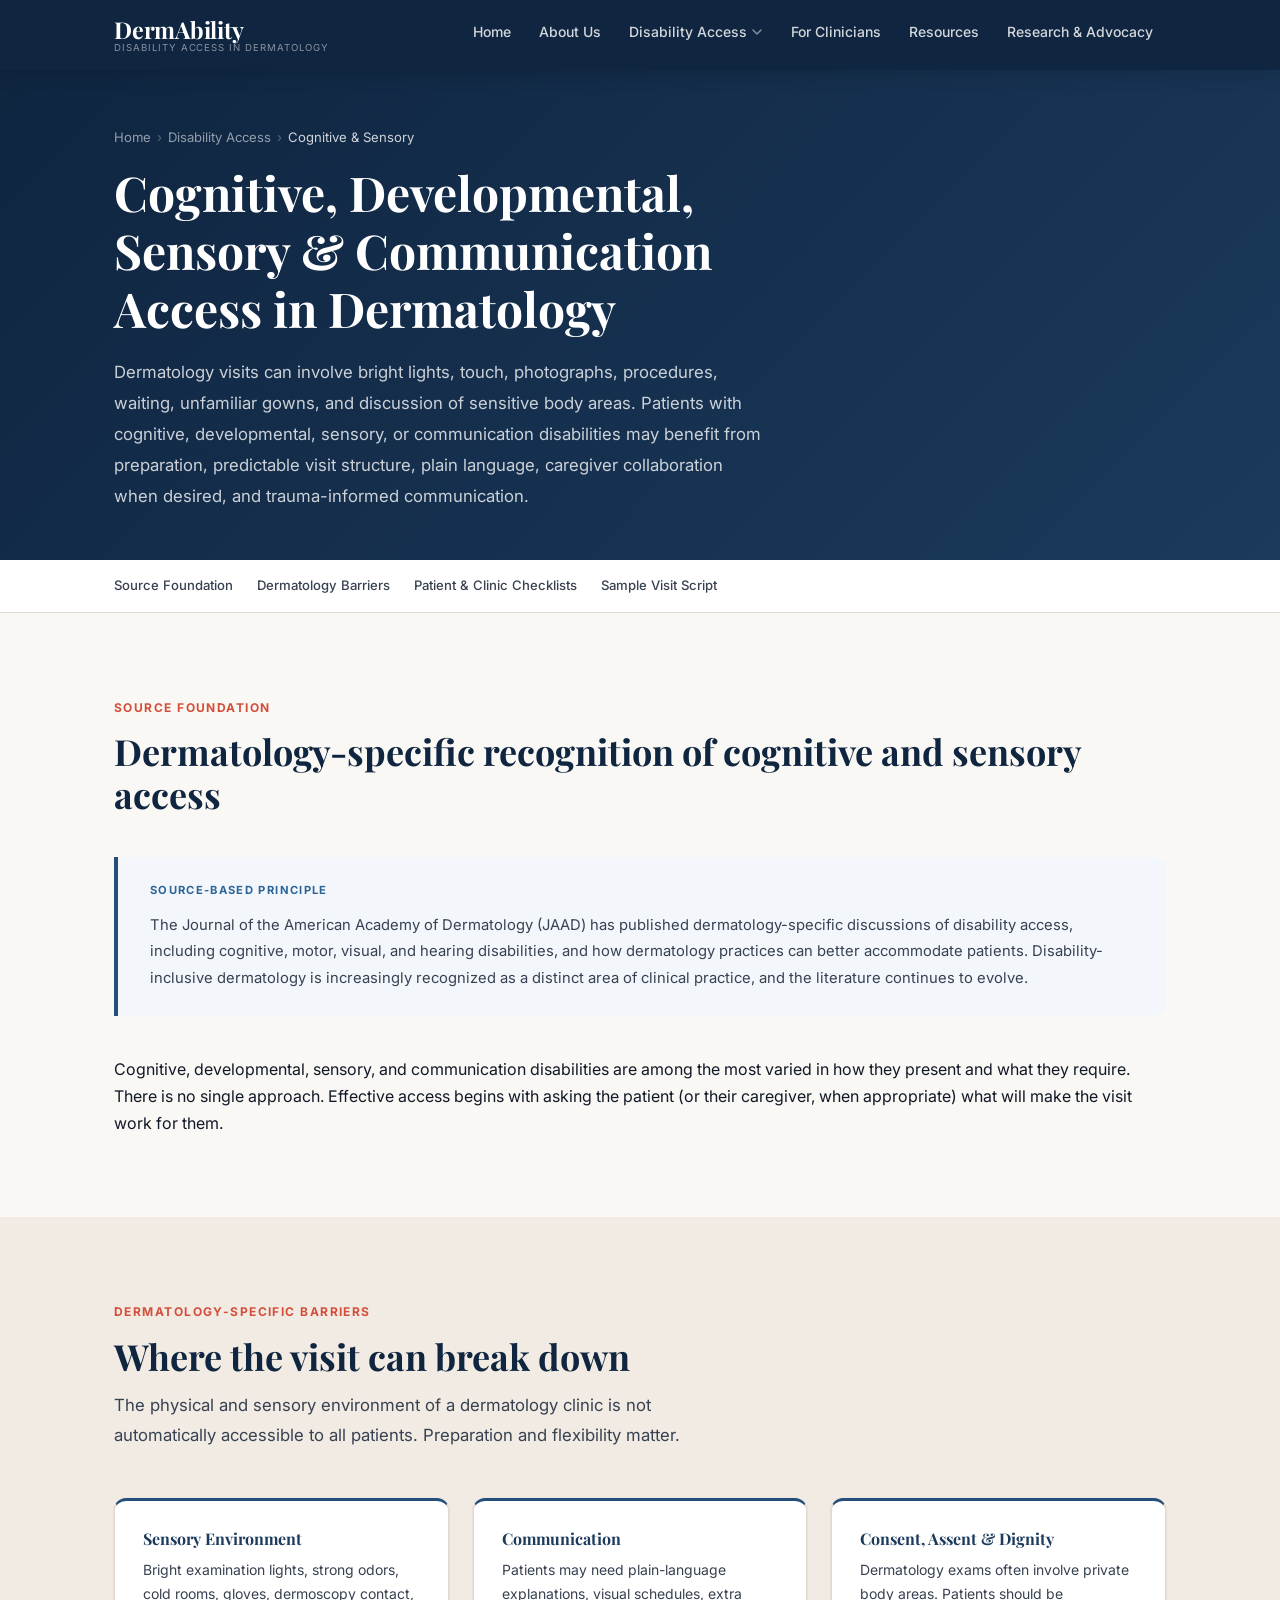
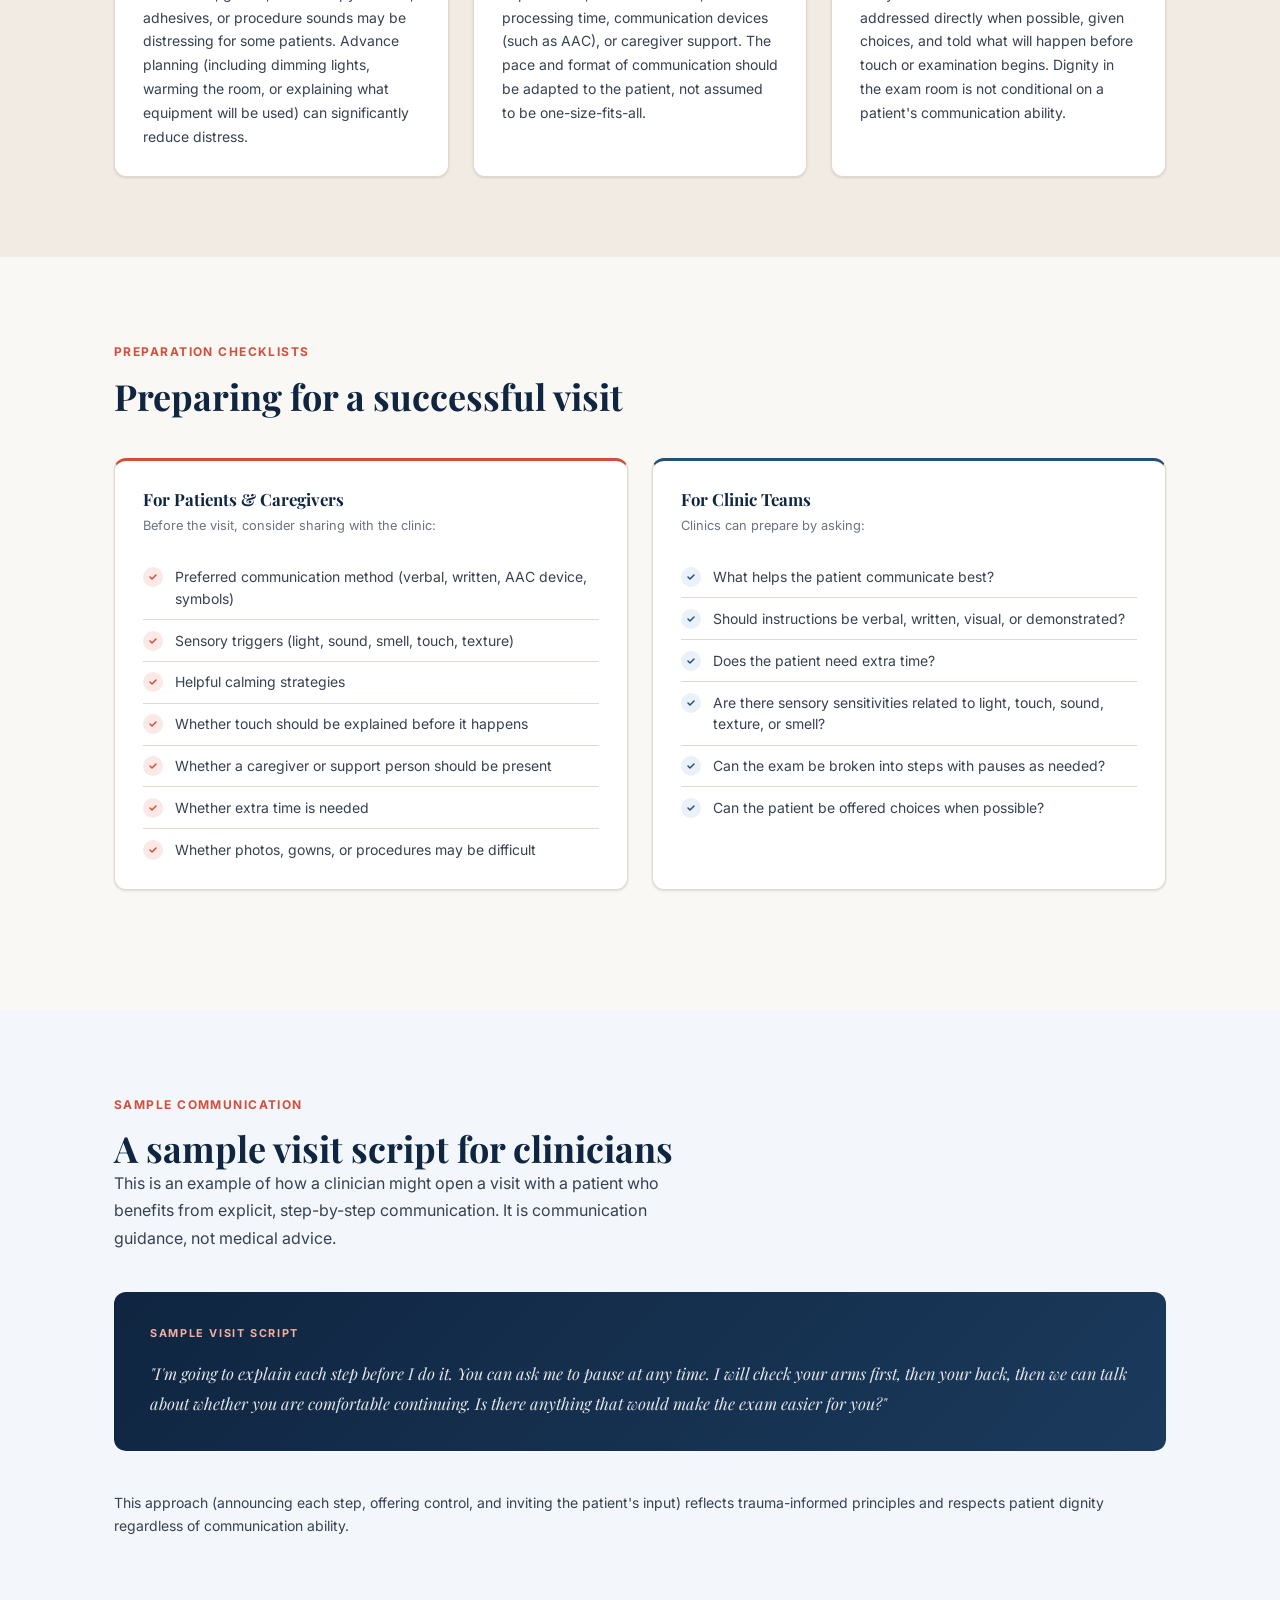
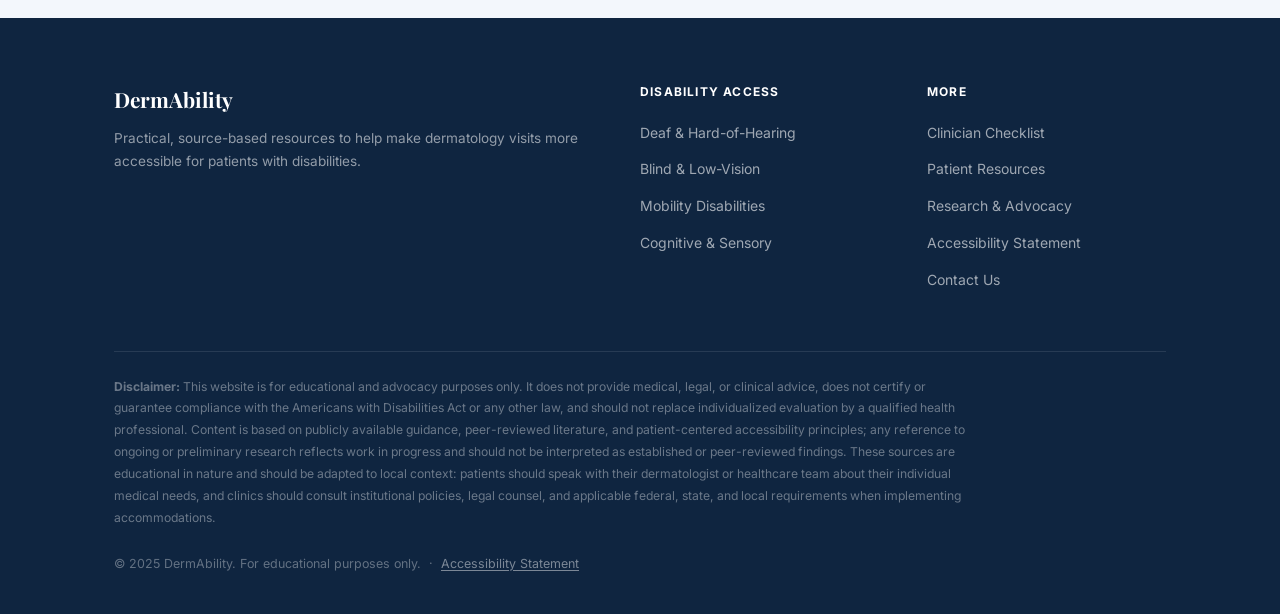
<file: cognitive-sensory.html>
<!DOCTYPE html>
<html lang="en">
<head>
  <meta charset="UTF-8">
  <meta name="viewport" content="width=device-width, initial-scale=1.0">
  <meta name="description" content="Plain language, sensory-aware environments, visit preparation, and trauma-informed communication for patients with cognitive, developmental, or sensory disabilities in dermatology.">
  <title>Cognitive, Developmental &amp; Sensory Access in Dermatology - DermAbility</title>
  <link rel="canonical" href="https://dermability.org/cognitive-sensory">
  <script src="/js/clean-url.js"></script>
  <link rel="preconnect" href="https://fonts.googleapis.com">
  <link rel="preconnect" href="https://fonts.gstatic.com" crossorigin>
  <link href="https://fonts.googleapis.com/css2?family=Playfair+Display:wght@400;700&family=Inter:wght@400;500;600;700&display=swap" rel="stylesheet">
  <link rel="stylesheet" href="css/style.css">
</head>
<body>

<a href="#main" class="skip-link">Skip to main content</a>

<header class="site-header">
  <div class="container">
    <nav class="nav-inner" aria-label="Main navigation">
      <a href="/" class="nav-logo" aria-label="DermAbility home">
        <span class="nav-logo-main">DermAbility</span>
        <span class="nav-logo-sub">Disability Access in Dermatology</span>
      </a>
      <button class="nav-toggle" aria-expanded="false" aria-controls="nav-links" aria-label="Toggle navigation">&#9776;</button>
      <ul class="nav-links" id="nav-links" role="list">
        <li><a href="/">Home</a></li>
        <li><a href="/about-us">About Us</a></li>
        <li class="nav-dropdown">
          <button class="nav-dropdown-btn" aria-haspopup="true" aria-expanded="false">
            Disability Access
            <svg class="chevron-icon" viewBox="0 0 12 12" fill="none" aria-hidden="true"><path d="M2 4l4 4 4-4" stroke="currentColor" stroke-width="1.5" stroke-linecap="round" stroke-linejoin="round"/></svg>
          </button>
          <ul class="nav-dropdown-menu" role="list">
            <li><a href="/deaf-hoh">Deaf &amp; Hard-of-Hearing</a></li>
            <li><a href="/blind-low-vision">Blind &amp; Low-Vision</a></li>
            <li><a href="/mobility">Mobility Disabilities</a></li>
            <li><a href="/cognitive-sensory" class="active">Cognitive &amp; Sensory</a></li>
          </ul>
        </li>
        <li><a href="/clinician-checklist">For Clinicians</a></li>
        <li><a href="/patient-resources">Resources</a></li>
        <li><a href="/research-advocacy">Research &amp; Advocacy</a></li>
      </ul>
    </nav>
  </div>
</header>

<div class="page-hero">
  <div class="container">
    <nav class="breadcrumb" aria-label="Breadcrumb">
      <a href="/">Home</a>
      <span class="breadcrumb-sep" aria-hidden="true">›</span>
      <a href="/#topics">Disability Access</a>
      <span class="breadcrumb-sep" aria-hidden="true">›</span>
      <span class="breadcrumb-current" aria-current="page">Cognitive &amp; Sensory</span>
    </nav>
    <h1>Cognitive, Developmental, Sensory &amp; Communication Access in Dermatology</h1>
    <p class="page-hero-intro">Dermatology visits can involve bright lights, touch, photographs, procedures, waiting, unfamiliar gowns, and discussion of sensitive body areas. Patients with cognitive, developmental, sensory, or communication disabilities may benefit from preparation, predictable visit structure, plain language, caregiver collaboration when desired, and trauma-informed communication.</p>
  </div>
</div>

<nav class="section-nav" aria-label="Page sections">
  <div class="container">
    <div class="section-nav-inner">
      <a href="#foundation" class="section-nav-link">Source Foundation</a>
      <a href="#barriers" class="section-nav-link">Dermatology Barriers</a>
      <a href="#checklists" class="section-nav-link">Patient &amp; Clinic Checklists</a>
      <a href="#script" class="section-nav-link">Sample Visit Script</a>
    </div>
  </div>
</nav>

<main id="main">

  <!-- FOUNDATION -->
  <section class="section" id="foundation" aria-labelledby="foundation-heading">
    <div class="container">
      <span class="section-tag">Source Foundation</span>
      <h2 id="foundation-heading">Dermatology-specific recognition of cognitive and sensory access</h2>
      <div class="callout">
        <div class="callout-label">Source-Based Principle</div>
        <p>The Journal of the American Academy of Dermatology (JAAD) has published dermatology-specific discussions of disability access, including cognitive, motor, visual, and hearing disabilities, and how dermatology practices can better accommodate patients. Disability-inclusive dermatology is increasingly recognized as a distinct area of clinical practice, and the literature continues to evolve.</p>
      </div>
      <p>Cognitive, developmental, sensory, and communication disabilities are among the most varied in how they present and what they require. There is no single approach. Effective access begins with asking the patient (or their caregiver, when appropriate) what will make the visit work for them.</p>
    </div>
  </section>

  <!-- BARRIERS -->
  <section class="section bg-warm" id="barriers" aria-labelledby="barriers-heading">
    <div class="container">
      <span class="section-tag">Dermatology-Specific Barriers</span>
      <h2 id="barriers-heading">Where the visit can break down</h2>
      <p class="section-intro">The physical and sensory environment of a dermatology clinic is not automatically accessible to all patients. Preparation and flexibility matter.</p>
      <div class="barriers-grid">
        <div class="barrier-card">
          <h3>Sensory Environment</h3>
          <p>Bright examination lights, strong odors, cold rooms, gloves, dermoscopy contact, adhesives, or procedure sounds may be distressing for some patients. Advance planning (including dimming lights, warming the room, or explaining what equipment will be used) can significantly reduce distress.</p>
        </div>
        <div class="barrier-card">
          <h3>Communication</h3>
          <p>Patients may need plain-language explanations, visual schedules, extra processing time, communication devices (such as AAC), or caregiver support. The pace and format of communication should be adapted to the patient, not assumed to be one-size-fits-all.</p>
        </div>
        <div class="barrier-card">
          <h3>Consent, Assent &amp; Dignity</h3>
          <p>Dermatology exams often involve private body areas. Patients should be addressed directly when possible, given choices, and told what will happen before touch or examination begins. Dignity in the exam room is not conditional on a patient's communication ability.</p>
        </div>
      </div>
    </div>
  </section>

  <!-- CHECKLISTS -->
  <section class="section" id="checklists" aria-labelledby="checklists-heading">
    <div class="container">
      <span class="section-tag">Preparation Checklists</span>
      <h2 id="checklists-heading">Preparing for a successful visit</h2>
      <div class="checklist-grid">
        <div class="checklist-box checklist-box--coral">
          <h3>For Patients &amp; Caregivers</h3>
          <span class="checklist-sub">Before the visit, consider sharing with the clinic:</span>
          <ul class="checklist" role="list">
            <li>
              <span class="check-dot" aria-hidden="true"><svg width="10" height="10" viewBox="0 0 10 10" fill="none"><path d="M2 5l2 2 4-4" stroke="#D44F3B" stroke-width="1.5" stroke-linecap="round" stroke-linejoin="round"/></svg></span>
              Preferred communication method (verbal, written, AAC device, symbols)
            </li>
            <li>
              <span class="check-dot" aria-hidden="true"><svg width="10" height="10" viewBox="0 0 10 10" fill="none"><path d="M2 5l2 2 4-4" stroke="#D44F3B" stroke-width="1.5" stroke-linecap="round" stroke-linejoin="round"/></svg></span>
              Sensory triggers (light, sound, smell, touch, texture)
            </li>
            <li>
              <span class="check-dot" aria-hidden="true"><svg width="10" height="10" viewBox="0 0 10 10" fill="none"><path d="M2 5l2 2 4-4" stroke="#D44F3B" stroke-width="1.5" stroke-linecap="round" stroke-linejoin="round"/></svg></span>
              Helpful calming strategies
            </li>
            <li>
              <span class="check-dot" aria-hidden="true"><svg width="10" height="10" viewBox="0 0 10 10" fill="none"><path d="M2 5l2 2 4-4" stroke="#D44F3B" stroke-width="1.5" stroke-linecap="round" stroke-linejoin="round"/></svg></span>
              Whether touch should be explained before it happens
            </li>
            <li>
              <span class="check-dot" aria-hidden="true"><svg width="10" height="10" viewBox="0 0 10 10" fill="none"><path d="M2 5l2 2 4-4" stroke="#D44F3B" stroke-width="1.5" stroke-linecap="round" stroke-linejoin="round"/></svg></span>
              Whether a caregiver or support person should be present
            </li>
            <li>
              <span class="check-dot" aria-hidden="true"><svg width="10" height="10" viewBox="0 0 10 10" fill="none"><path d="M2 5l2 2 4-4" stroke="#D44F3B" stroke-width="1.5" stroke-linecap="round" stroke-linejoin="round"/></svg></span>
              Whether extra time is needed
            </li>
            <li>
              <span class="check-dot" aria-hidden="true"><svg width="10" height="10" viewBox="0 0 10 10" fill="none"><path d="M2 5l2 2 4-4" stroke="#D44F3B" stroke-width="1.5" stroke-linecap="round" stroke-linejoin="round"/></svg></span>
              Whether photos, gowns, or procedures may be difficult
            </li>
          </ul>
        </div>
        <div class="checklist-box checklist-box--blue">
          <h3>For Clinic Teams</h3>
          <span class="checklist-sub">Clinics can prepare by asking:</span>
          <ul class="checklist" role="list">
            <li>
              <span class="check-dot" aria-hidden="true"><svg width="10" height="10" viewBox="0 0 10 10" fill="none"><path d="M2 5l2 2 4-4" stroke="#254F7A" stroke-width="1.5" stroke-linecap="round" stroke-linejoin="round"/></svg></span>
              What helps the patient communicate best?
            </li>
            <li>
              <span class="check-dot" aria-hidden="true"><svg width="10" height="10" viewBox="0 0 10 10" fill="none"><path d="M2 5l2 2 4-4" stroke="#254F7A" stroke-width="1.5" stroke-linecap="round" stroke-linejoin="round"/></svg></span>
              Should instructions be verbal, written, visual, or demonstrated?
            </li>
            <li>
              <span class="check-dot" aria-hidden="true"><svg width="10" height="10" viewBox="0 0 10 10" fill="none"><path d="M2 5l2 2 4-4" stroke="#254F7A" stroke-width="1.5" stroke-linecap="round" stroke-linejoin="round"/></svg></span>
              Does the patient need extra time?
            </li>
            <li>
              <span class="check-dot" aria-hidden="true"><svg width="10" height="10" viewBox="0 0 10 10" fill="none"><path d="M2 5l2 2 4-4" stroke="#254F7A" stroke-width="1.5" stroke-linecap="round" stroke-linejoin="round"/></svg></span>
              Are there sensory sensitivities related to light, touch, sound, texture, or smell?
            </li>
            <li>
              <span class="check-dot" aria-hidden="true"><svg width="10" height="10" viewBox="0 0 10 10" fill="none"><path d="M2 5l2 2 4-4" stroke="#254F7A" stroke-width="1.5" stroke-linecap="round" stroke-linejoin="round"/></svg></span>
              Can the exam be broken into steps with pauses as needed?
            </li>
            <li>
              <span class="check-dot" aria-hidden="true"><svg width="10" height="10" viewBox="0 0 10 10" fill="none"><path d="M2 5l2 2 4-4" stroke="#254F7A" stroke-width="1.5" stroke-linecap="round" stroke-linejoin="round"/></svg></span>
              Can the patient be offered choices when possible?
            </li>
          </ul>
        </div>
      </div>
    </div>
  </section>

  <!-- SCRIPT -->
  <section class="section bg-blue-light" id="script" aria-labelledby="script-heading">
    <div class="container">
      <span class="section-tag">Sample Communication</span>
      <h2 id="script-heading">A sample visit script for clinicians</h2>
      <p style="color:var(--text-medium); max-width:600px; margin-bottom:2rem;">This is an example of how a clinician might open a visit with a patient who benefits from explicit, step-by-step communication. It is communication guidance, not medical advice.</p>
      <div class="script-box">
        <span class="script-label">Sample Visit Script</span>
        <blockquote>
          "I'm going to explain each step before I do it. You can ask me to pause at any time. I will check your arms first, then your back, then we can talk about whether you are comfortable continuing. Is there anything that would make the exam easier for you?"
        </blockquote>
      </div>
      <p style="color:var(--text-medium); font-size:0.875rem; margin-top:1.5rem;">This approach (announcing each step, offering control, and inviting the patient's input) reflects trauma-informed principles and respects patient dignity regardless of communication ability.</p>
    </div>
  </section>

</main>

<footer class="site-footer" role="contentinfo">
  <div class="container">
    <div class="footer-grid">
      <div>
        <span class="footer-brand-name">DermAbility</span>
        <p class="footer-tagline">Practical, source-based resources to help make dermatology visits more accessible for patients with disabilities.</p>
      </div>
      <div>
        <span class="footer-heading">Disability Access</span>
        <ul class="footer-links">
          <li><a href="/deaf-hoh">Deaf &amp; Hard-of-Hearing</a></li>
          <li><a href="/blind-low-vision">Blind &amp; Low-Vision</a></li>
          <li><a href="/mobility">Mobility Disabilities</a></li>
          <li><a href="/cognitive-sensory">Cognitive &amp; Sensory</a></li>
        </ul>
      </div>
      <div>
        <span class="footer-heading">More</span>
        <ul class="footer-links">
          <li><a href="/clinician-checklist">Clinician Checklist</a></li>
          <li><a href="/patient-resources">Patient Resources</a></li>
          <li><a href="/research-advocacy">Research &amp; Advocacy</a></li>
          <li><a href="/accessibility">Accessibility Statement</a></li>
          <li><a href="mailto:mihir2@stanford.edu">Contact Us</a></li>
        </ul>
      </div>
    </div>
    <hr class="footer-divider">
    <p class="footer-disclaimer"><strong>Disclaimer:</strong> This website is for educational and advocacy purposes only. It does not provide medical, legal, or clinical advice, does not certify or guarantee compliance with the Americans with Disabilities Act or any other law, and should not replace individualized evaluation by a qualified health professional. Content is based on publicly available guidance, peer-reviewed literature, and patient-centered accessibility principles; any reference to ongoing or preliminary research reflects work in progress and should not be interpreted as established or peer-reviewed findings. These sources are educational in nature and should be adapted to local context: patients should speak with their dermatologist or healthcare team about their individual medical needs, and clinics should consult institutional policies, legal counsel, and applicable federal, state, and local requirements when implementing accommodations.</p>
    <p class="footer-copy">&copy; 2025 DermAbility. For educational purposes only. &nbsp;&middot;&nbsp; <a href="/accessibility" style="color:rgba(255,255,255,0.45);">Accessibility Statement</a></p>
  </div>
</footer>

<script>
  const toggle = document.querySelector('.nav-toggle');
  const navLinks = document.getElementById('nav-links');
  toggle.addEventListener('click', () => {
    const open = navLinks.classList.toggle('is-open');
    toggle.setAttribute('aria-expanded', open);
  });
  document.querySelectorAll('.nav-dropdown-btn').forEach(btn => {
    btn.addEventListener('click', () => {
      const dropdown = btn.closest('.nav-dropdown');
      const open = dropdown.classList.toggle('is-open');
      btn.setAttribute('aria-expanded', open);
    });
  });
</script>

</body>
</html>
</file>
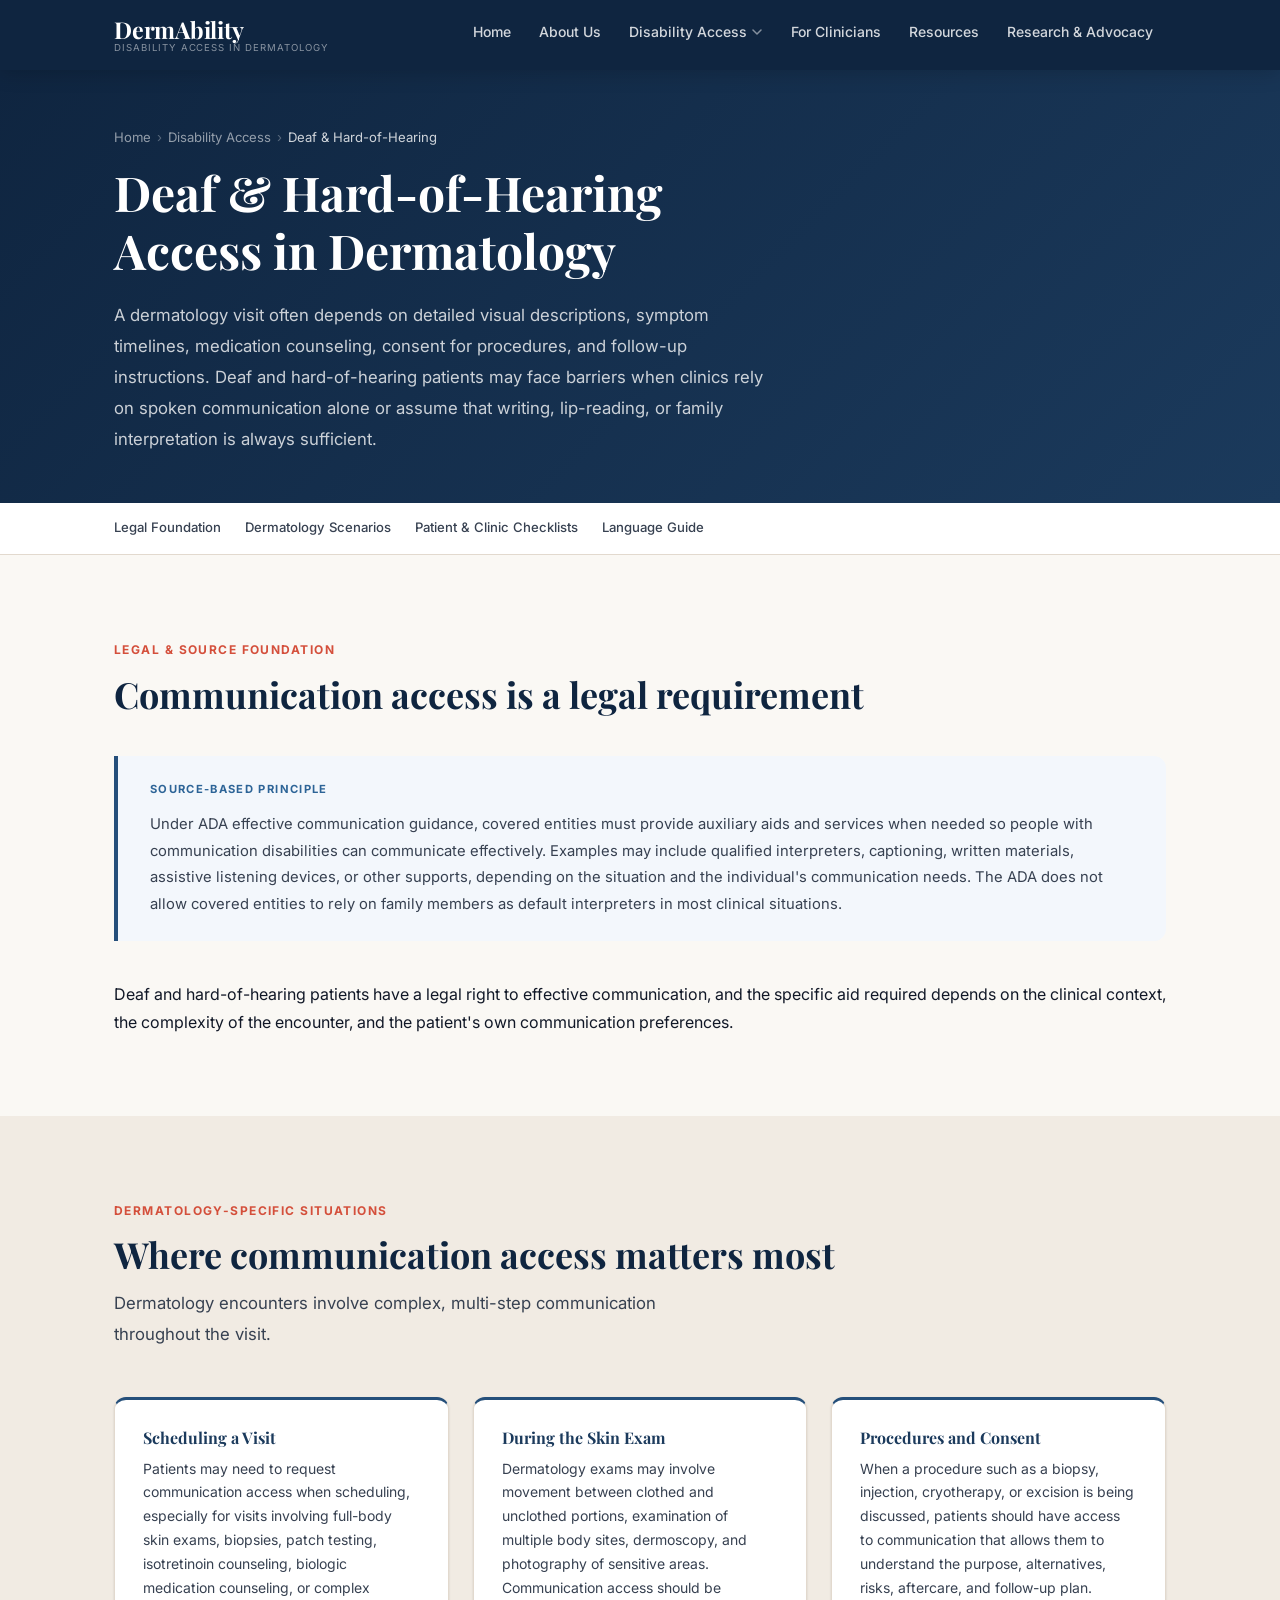
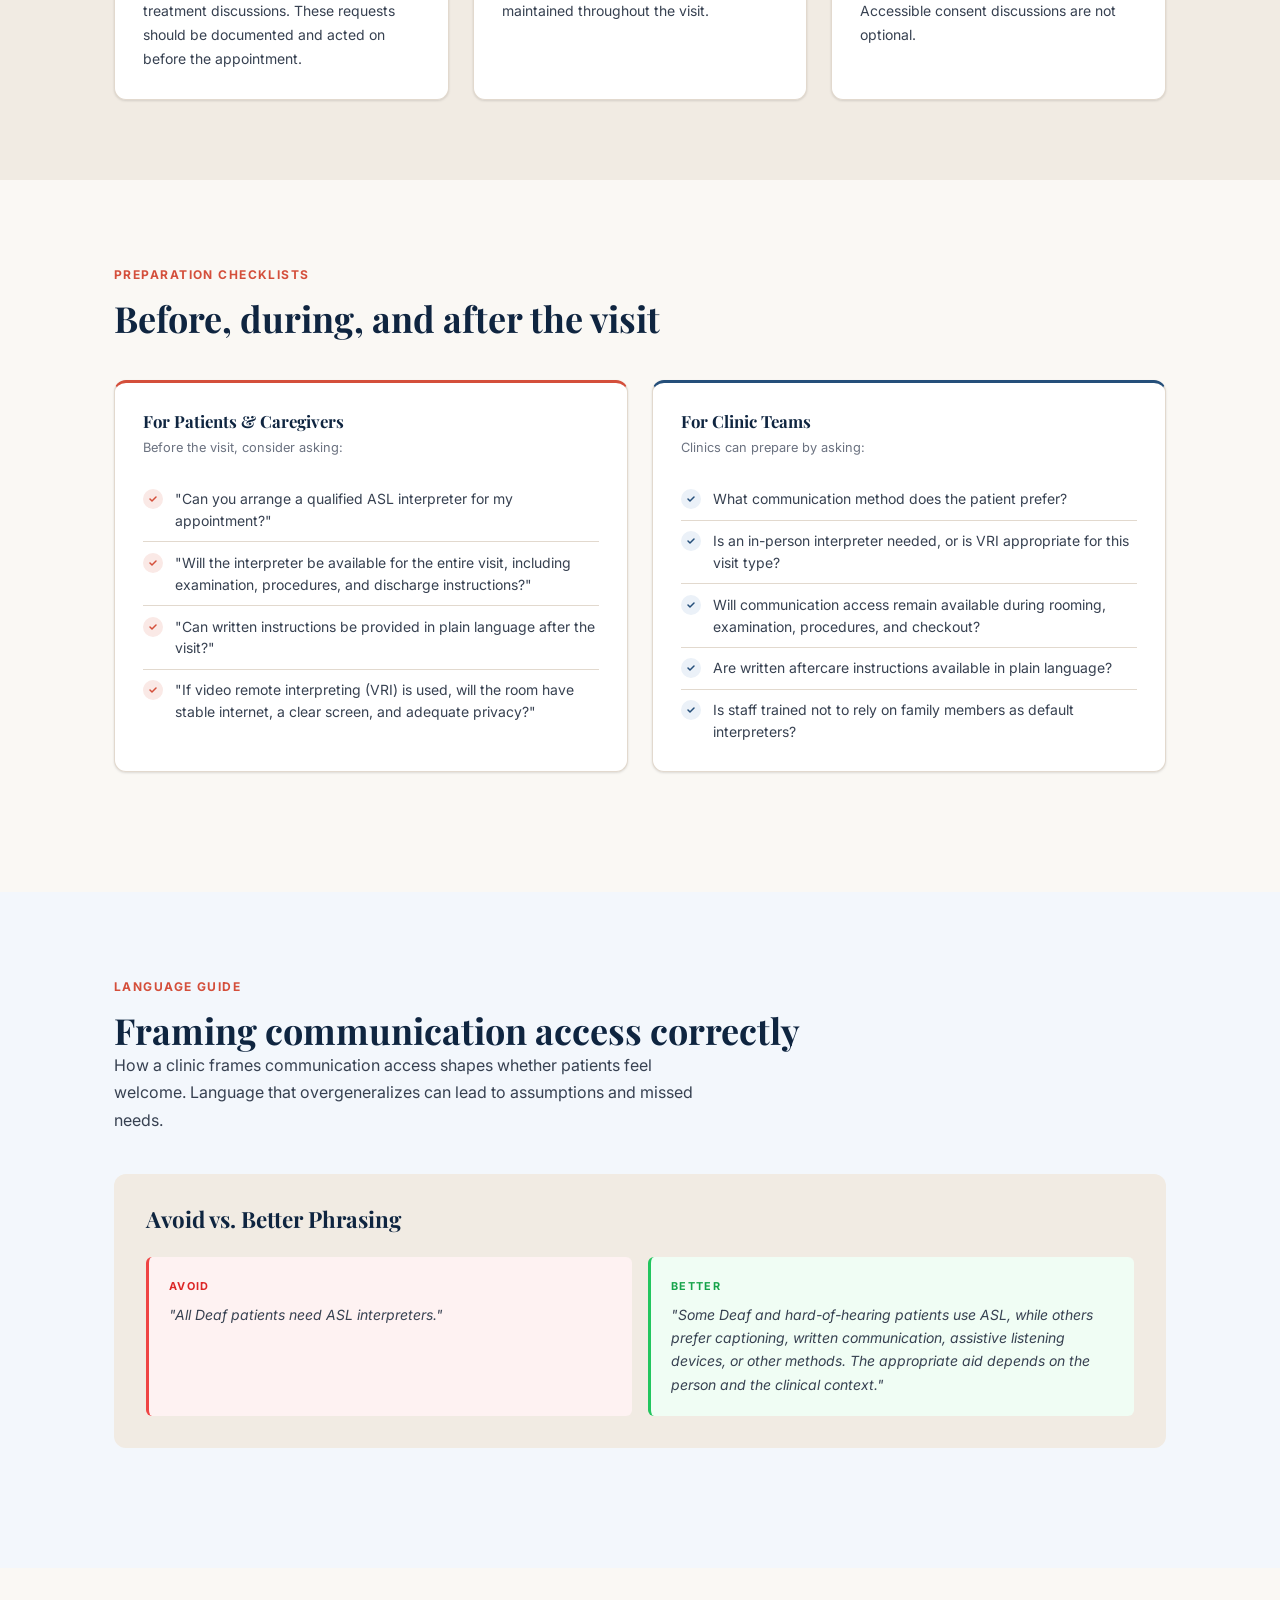
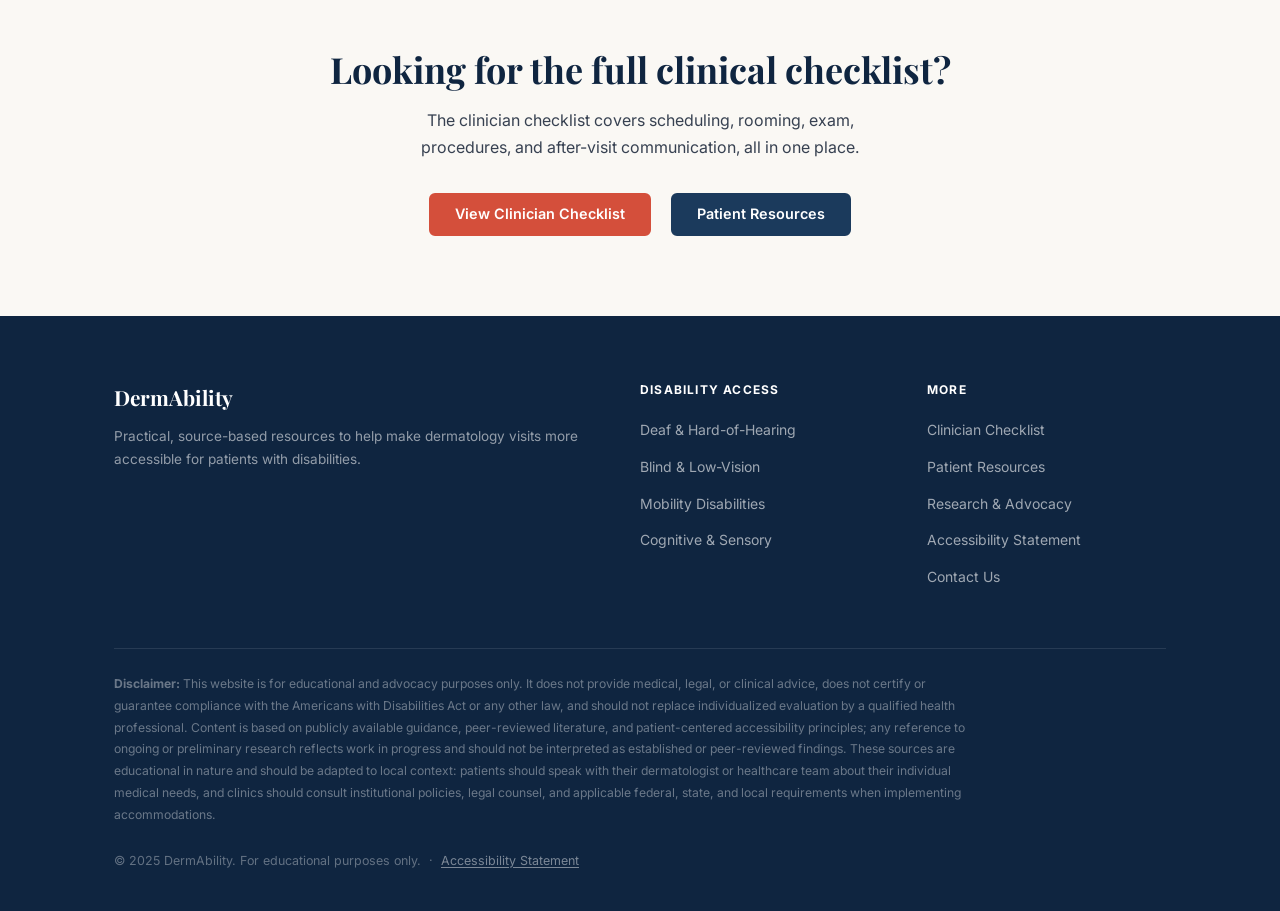
<file: deaf-hoh.html>
<!DOCTYPE html>
<html lang="en">
<head>
  <meta charset="UTF-8">
  <meta name="viewport" content="width=device-width, initial-scale=1.0">
  <meta name="description" content="Communication access, interpreter rights, ADA effective communication guidance, and dermatology-specific checklist for Deaf and hard-of-hearing patients.">
  <title>Deaf &amp; Hard-of-Hearing Access in Dermatology - DermAbility</title>
  <link rel="canonical" href="https://dermability.org/deaf-hoh">
  <script src="/js/clean-url.js"></script>
  <link rel="preconnect" href="https://fonts.googleapis.com">
  <link rel="preconnect" href="https://fonts.gstatic.com" crossorigin>
  <link href="https://fonts.googleapis.com/css2?family=Playfair+Display:wght@400;700&family=Inter:wght@400;500;600;700&display=swap" rel="stylesheet">
  <link rel="stylesheet" href="css/style.css">
</head>
<body>

<a href="#main" class="skip-link">Skip to main content</a>

<header class="site-header">
  <div class="container">
    <nav class="nav-inner" aria-label="Main navigation">
      <a href="/" class="nav-logo" aria-label="DermAbility home">
        <span class="nav-logo-main">DermAbility</span>
        <span class="nav-logo-sub">Disability Access in Dermatology</span>
      </a>
      <button class="nav-toggle" aria-expanded="false" aria-controls="nav-links" aria-label="Toggle navigation">&#9776;</button>
      <ul class="nav-links" id="nav-links" role="list">
        <li><a href="/">Home</a></li>
        <li><a href="/about-us">About Us</a></li>
        <li class="nav-dropdown">
          <button class="nav-dropdown-btn" aria-haspopup="true" aria-expanded="false">
            Disability Access
            <svg class="chevron-icon" viewBox="0 0 12 12" fill="none" aria-hidden="true"><path d="M2 4l4 4 4-4" stroke="currentColor" stroke-width="1.5" stroke-linecap="round" stroke-linejoin="round"/></svg>
          </button>
          <ul class="nav-dropdown-menu" role="list">
            <li><a href="/deaf-hoh" class="active">Deaf &amp; Hard-of-Hearing</a></li>
            <li><a href="/blind-low-vision">Blind &amp; Low-Vision</a></li>
            <li><a href="/mobility">Mobility Disabilities</a></li>
            <li><a href="/cognitive-sensory">Cognitive &amp; Sensory</a></li>
          </ul>
        </li>
        <li><a href="/clinician-checklist">For Clinicians</a></li>
        <li><a href="/patient-resources">Resources</a></li>
        <li><a href="/research-advocacy">Research &amp; Advocacy</a></li>
      </ul>
    </nav>
  </div>
</header>

<div class="page-hero">
  <div class="container">
    <nav class="breadcrumb" aria-label="Breadcrumb">
      <a href="/">Home</a>
      <span class="breadcrumb-sep" aria-hidden="true">›</span>
      <a href="/#topics">Disability Access</a>
      <span class="breadcrumb-sep" aria-hidden="true">›</span>
      <span class="breadcrumb-current" aria-current="page">Deaf &amp; Hard-of-Hearing</span>
    </nav>
    <h1>Deaf &amp; Hard-of-Hearing Access in Dermatology</h1>
    <p class="page-hero-intro">A dermatology visit often depends on detailed visual descriptions, symptom timelines, medication counseling, consent for procedures, and follow-up instructions. Deaf and hard-of-hearing patients may face barriers when clinics rely on spoken communication alone or assume that writing, lip-reading, or family interpretation is always sufficient.</p>
  </div>
</div>

<nav class="section-nav" aria-label="Page sections">
  <div class="container">
    <div class="section-nav-inner">
      <a href="#foundation" class="section-nav-link">Legal Foundation</a>
      <a href="#scenarios" class="section-nav-link">Dermatology Scenarios</a>
      <a href="#checklists" class="section-nav-link">Patient &amp; Clinic Checklists</a>
      <a href="#language" class="section-nav-link">Language Guide</a>
    </div>
  </div>
</nav>

<main id="main">

  <!-- FOUNDATION -->
  <section class="section" id="foundation" aria-labelledby="foundation-heading">
    <div class="container">
      <span class="section-tag">Legal &amp; Source Foundation</span>
      <h2 id="foundation-heading">Communication access is a legal requirement</h2>
      <div class="callout">
        <div class="callout-label">Source-Based Principle</div>
        <p>Under ADA effective communication guidance, covered entities must provide auxiliary aids and services when needed so people with communication disabilities can communicate effectively. Examples may include qualified interpreters, captioning, written materials, assistive listening devices, or other supports, depending on the situation and the individual's communication needs. The ADA does not allow covered entities to rely on family members as default interpreters in most clinical situations.</p>
      </div>
      <p>Deaf and hard-of-hearing patients have a legal right to effective communication, and the specific aid required depends on the clinical context, the complexity of the encounter, and the patient's own communication preferences.</p>
    </div>
  </section>

  <!-- DERMATOLOGY SCENARIOS -->
  <section class="section bg-warm" id="scenarios" aria-labelledby="scenarios-heading">
    <div class="container">
      <span class="section-tag">Dermatology-Specific Situations</span>
      <h2 id="scenarios-heading">Where communication access matters most</h2>
      <p class="section-intro">Dermatology encounters involve complex, multi-step communication throughout the visit.</p>
      <div class="barriers-grid">
        <div class="barrier-card">
          <h3>Scheduling a Visit</h3>
          <p>Patients may need to request communication access when scheduling, especially for visits involving full-body skin exams, biopsies, patch testing, isotretinoin counseling, biologic medication counseling, or complex treatment discussions. These requests should be documented and acted on before the appointment.</p>
        </div>
        <div class="barrier-card">
          <h3>During the Skin Exam</h3>
          <p>Dermatology exams may involve movement between clothed and unclothed portions, examination of multiple body sites, dermoscopy, and photography of sensitive areas. Communication access should be maintained throughout the visit.</p>
        </div>
        <div class="barrier-card">
          <h3>Procedures and Consent</h3>
          <p>When a procedure such as a biopsy, injection, cryotherapy, or excision is being discussed, patients should have access to communication that allows them to understand the purpose, alternatives, risks, aftercare, and follow-up plan. Accessible consent discussions are not optional.</p>
        </div>
      </div>
    </div>
  </section>

  <!-- CHECKLISTS -->
  <section class="section" id="checklists" aria-labelledby="checklists-heading">
    <div class="container">
      <span class="section-tag">Preparation Checklists</span>
      <h2 id="checklists-heading">Before, during, and after the visit</h2>
      <div class="checklist-grid">
        <div class="checklist-box checklist-box--coral">
          <h3>For Patients &amp; Caregivers</h3>
          <span class="checklist-sub">Before the visit, consider asking:</span>
          <ul class="checklist" role="list">
            <li>
              <span class="check-dot" aria-hidden="true"><svg width="10" height="10" viewBox="0 0 10 10" fill="none"><path d="M2 5l2 2 4-4" stroke="#D44F3B" stroke-width="1.5" stroke-linecap="round" stroke-linejoin="round"/></svg></span>
              "Can you arrange a qualified ASL interpreter for my appointment?"
            </li>
            <li>
              <span class="check-dot" aria-hidden="true"><svg width="10" height="10" viewBox="0 0 10 10" fill="none"><path d="M2 5l2 2 4-4" stroke="#D44F3B" stroke-width="1.5" stroke-linecap="round" stroke-linejoin="round"/></svg></span>
              "Will the interpreter be available for the entire visit, including examination, procedures, and discharge instructions?"
            </li>
            <li>
              <span class="check-dot" aria-hidden="true"><svg width="10" height="10" viewBox="0 0 10 10" fill="none"><path d="M2 5l2 2 4-4" stroke="#D44F3B" stroke-width="1.5" stroke-linecap="round" stroke-linejoin="round"/></svg></span>
              "Can written instructions be provided in plain language after the visit?"
            </li>
            <li>
              <span class="check-dot" aria-hidden="true"><svg width="10" height="10" viewBox="0 0 10 10" fill="none"><path d="M2 5l2 2 4-4" stroke="#D44F3B" stroke-width="1.5" stroke-linecap="round" stroke-linejoin="round"/></svg></span>
              "If video remote interpreting (VRI) is used, will the room have stable internet, a clear screen, and adequate privacy?"
            </li>
          </ul>
        </div>
        <div class="checklist-box checklist-box--blue">
          <h3>For Clinic Teams</h3>
          <span class="checklist-sub">Clinics can prepare by asking:</span>
          <ul class="checklist" role="list">
            <li>
              <span class="check-dot" aria-hidden="true"><svg width="10" height="10" viewBox="0 0 10 10" fill="none"><path d="M2 5l2 2 4-4" stroke="#254F7A" stroke-width="1.5" stroke-linecap="round" stroke-linejoin="round"/></svg></span>
              What communication method does the patient prefer?
            </li>
            <li>
              <span class="check-dot" aria-hidden="true"><svg width="10" height="10" viewBox="0 0 10 10" fill="none"><path d="M2 5l2 2 4-4" stroke="#254F7A" stroke-width="1.5" stroke-linecap="round" stroke-linejoin="round"/></svg></span>
              Is an in-person interpreter needed, or is VRI appropriate for this visit type?
            </li>
            <li>
              <span class="check-dot" aria-hidden="true"><svg width="10" height="10" viewBox="0 0 10 10" fill="none"><path d="M2 5l2 2 4-4" stroke="#254F7A" stroke-width="1.5" stroke-linecap="round" stroke-linejoin="round"/></svg></span>
              Will communication access remain available during rooming, examination, procedures, and checkout?
            </li>
            <li>
              <span class="check-dot" aria-hidden="true"><svg width="10" height="10" viewBox="0 0 10 10" fill="none"><path d="M2 5l2 2 4-4" stroke="#254F7A" stroke-width="1.5" stroke-linecap="round" stroke-linejoin="round"/></svg></span>
              Are written aftercare instructions available in plain language?
            </li>
            <li>
              <span class="check-dot" aria-hidden="true"><svg width="10" height="10" viewBox="0 0 10 10" fill="none"><path d="M2 5l2 2 4-4" stroke="#254F7A" stroke-width="1.5" stroke-linecap="round" stroke-linejoin="round"/></svg></span>
              Is staff trained not to rely on family members as default interpreters?
            </li>
          </ul>
        </div>
      </div>
    </div>
  </section>

  <!-- LANGUAGE GUIDE -->
  <section class="section bg-blue-light" id="language" aria-labelledby="language-heading">
    <div class="container">
      <span class="section-tag">Language Guide</span>
      <h2 id="language-heading">Framing communication access correctly</h2>
      <p style="color:var(--text-medium); max-width:600px; margin-bottom:2rem;">How a clinic frames communication access shapes whether patients feel welcome. Language that overgeneralizes can lead to assumptions and missed needs.</p>
      <div class="language-guide">
        <h3>Avoid vs. Better Phrasing</h3>
        <div class="language-compare">
          <div class="lang-item lang-item--avoid">
            <span class="lang-label">Avoid</span>
            <p>"All Deaf patients need ASL interpreters."</p>
          </div>
          <div class="lang-item lang-item--better">
            <span class="lang-label">Better</span>
            <p>"Some Deaf and hard-of-hearing patients use ASL, while others prefer captioning, written communication, assistive listening devices, or other methods. The appropriate aid depends on the person and the clinical context."</p>
          </div>
        </div>
      </div>
    </div>
  </section>

  <!-- CTA -->
  <section class="section" aria-label="Next steps">
    <div class="container" style="text-align:center;">
      <h2>Looking for the full clinical checklist?</h2>
      <p style="color:var(--text-medium); max-width:500px; margin:1rem auto 2rem;">The clinician checklist covers scheduling, rooming, exam, procedures, and after-visit communication, all in one place.</p>
      <a href="/clinician-checklist" class="btn btn-primary">View Clinician Checklist</a>
      <a href="/patient-resources" class="btn btn-blue" style="margin-left:1rem;">Patient Resources</a>
    </div>
  </section>

</main>

<footer class="site-footer" role="contentinfo">
  <div class="container">
    <div class="footer-grid">
      <div>
        <span class="footer-brand-name">DermAbility</span>
        <p class="footer-tagline">Practical, source-based resources to help make dermatology visits more accessible for patients with disabilities.</p>
      </div>
      <div>
        <span class="footer-heading">Disability Access</span>
        <ul class="footer-links">
          <li><a href="/deaf-hoh">Deaf &amp; Hard-of-Hearing</a></li>
          <li><a href="/blind-low-vision">Blind &amp; Low-Vision</a></li>
          <li><a href="/mobility">Mobility Disabilities</a></li>
          <li><a href="/cognitive-sensory">Cognitive &amp; Sensory</a></li>
        </ul>
      </div>
      <div>
        <span class="footer-heading">More</span>
        <ul class="footer-links">
          <li><a href="/clinician-checklist">Clinician Checklist</a></li>
          <li><a href="/patient-resources">Patient Resources</a></li>
          <li><a href="/research-advocacy">Research &amp; Advocacy</a></li>
          <li><a href="/accessibility">Accessibility Statement</a></li>
          <li><a href="mailto:mihir2@stanford.edu">Contact Us</a></li>
        </ul>
      </div>
    </div>
    <hr class="footer-divider">
    <p class="footer-disclaimer"><strong>Disclaimer:</strong> This website is for educational and advocacy purposes only. It does not provide medical, legal, or clinical advice, does not certify or guarantee compliance with the Americans with Disabilities Act or any other law, and should not replace individualized evaluation by a qualified health professional. Content is based on publicly available guidance, peer-reviewed literature, and patient-centered accessibility principles; any reference to ongoing or preliminary research reflects work in progress and should not be interpreted as established or peer-reviewed findings. These sources are educational in nature and should be adapted to local context: patients should speak with their dermatologist or healthcare team about their individual medical needs, and clinics should consult institutional policies, legal counsel, and applicable federal, state, and local requirements when implementing accommodations.</p>
    <p class="footer-copy">&copy; 2025 DermAbility. For educational purposes only. &nbsp;&middot;&nbsp; <a href="/accessibility" style="color:rgba(255,255,255,0.45);">Accessibility Statement</a></p>
  </div>
</footer>

<script>
  const toggle = document.querySelector('.nav-toggle');
  const navLinks = document.getElementById('nav-links');
  toggle.addEventListener('click', () => {
    const open = navLinks.classList.toggle('is-open');
    toggle.setAttribute('aria-expanded', open);
  });
  document.querySelectorAll('.nav-dropdown-btn').forEach(btn => {
    btn.addEventListener('click', () => {
      const dropdown = btn.closest('.nav-dropdown');
      const open = dropdown.classList.toggle('is-open');
      btn.setAttribute('aria-expanded', open);
    });
  });
</script>

</body>
</html>
</file>
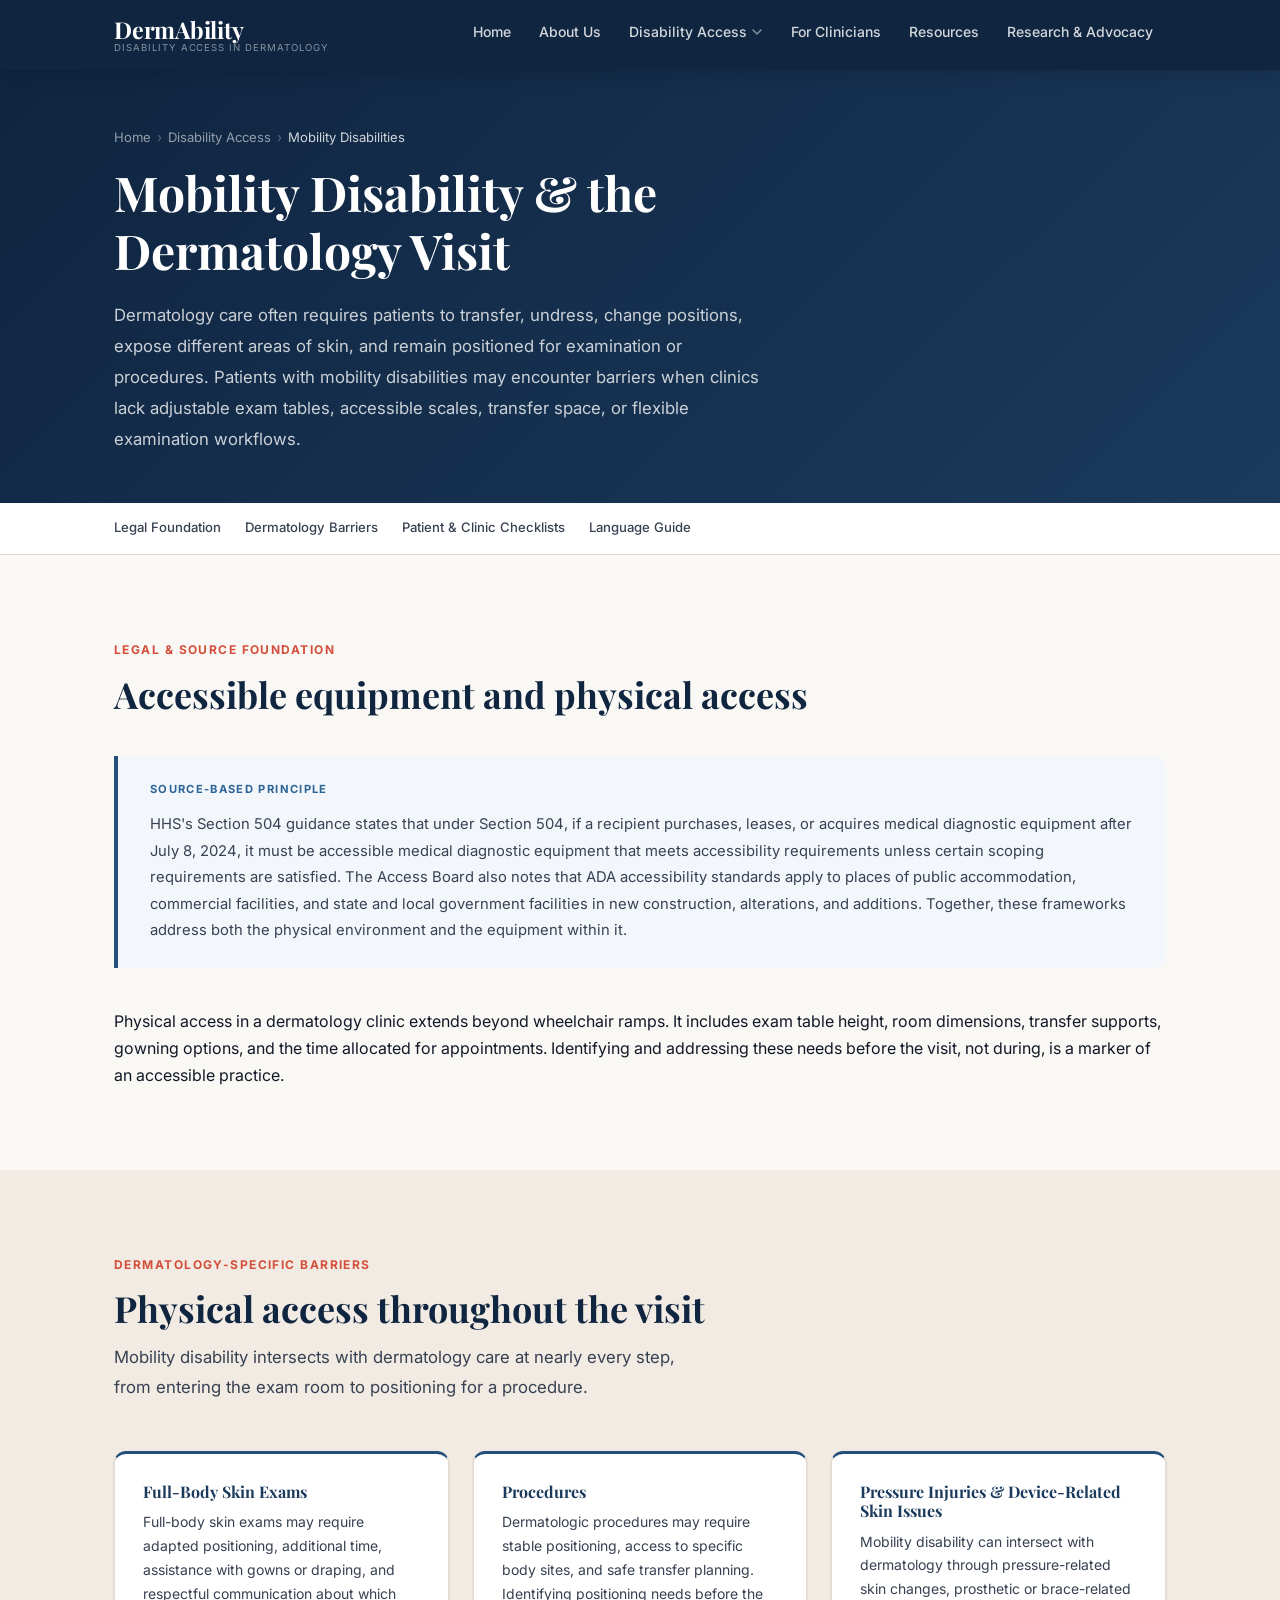
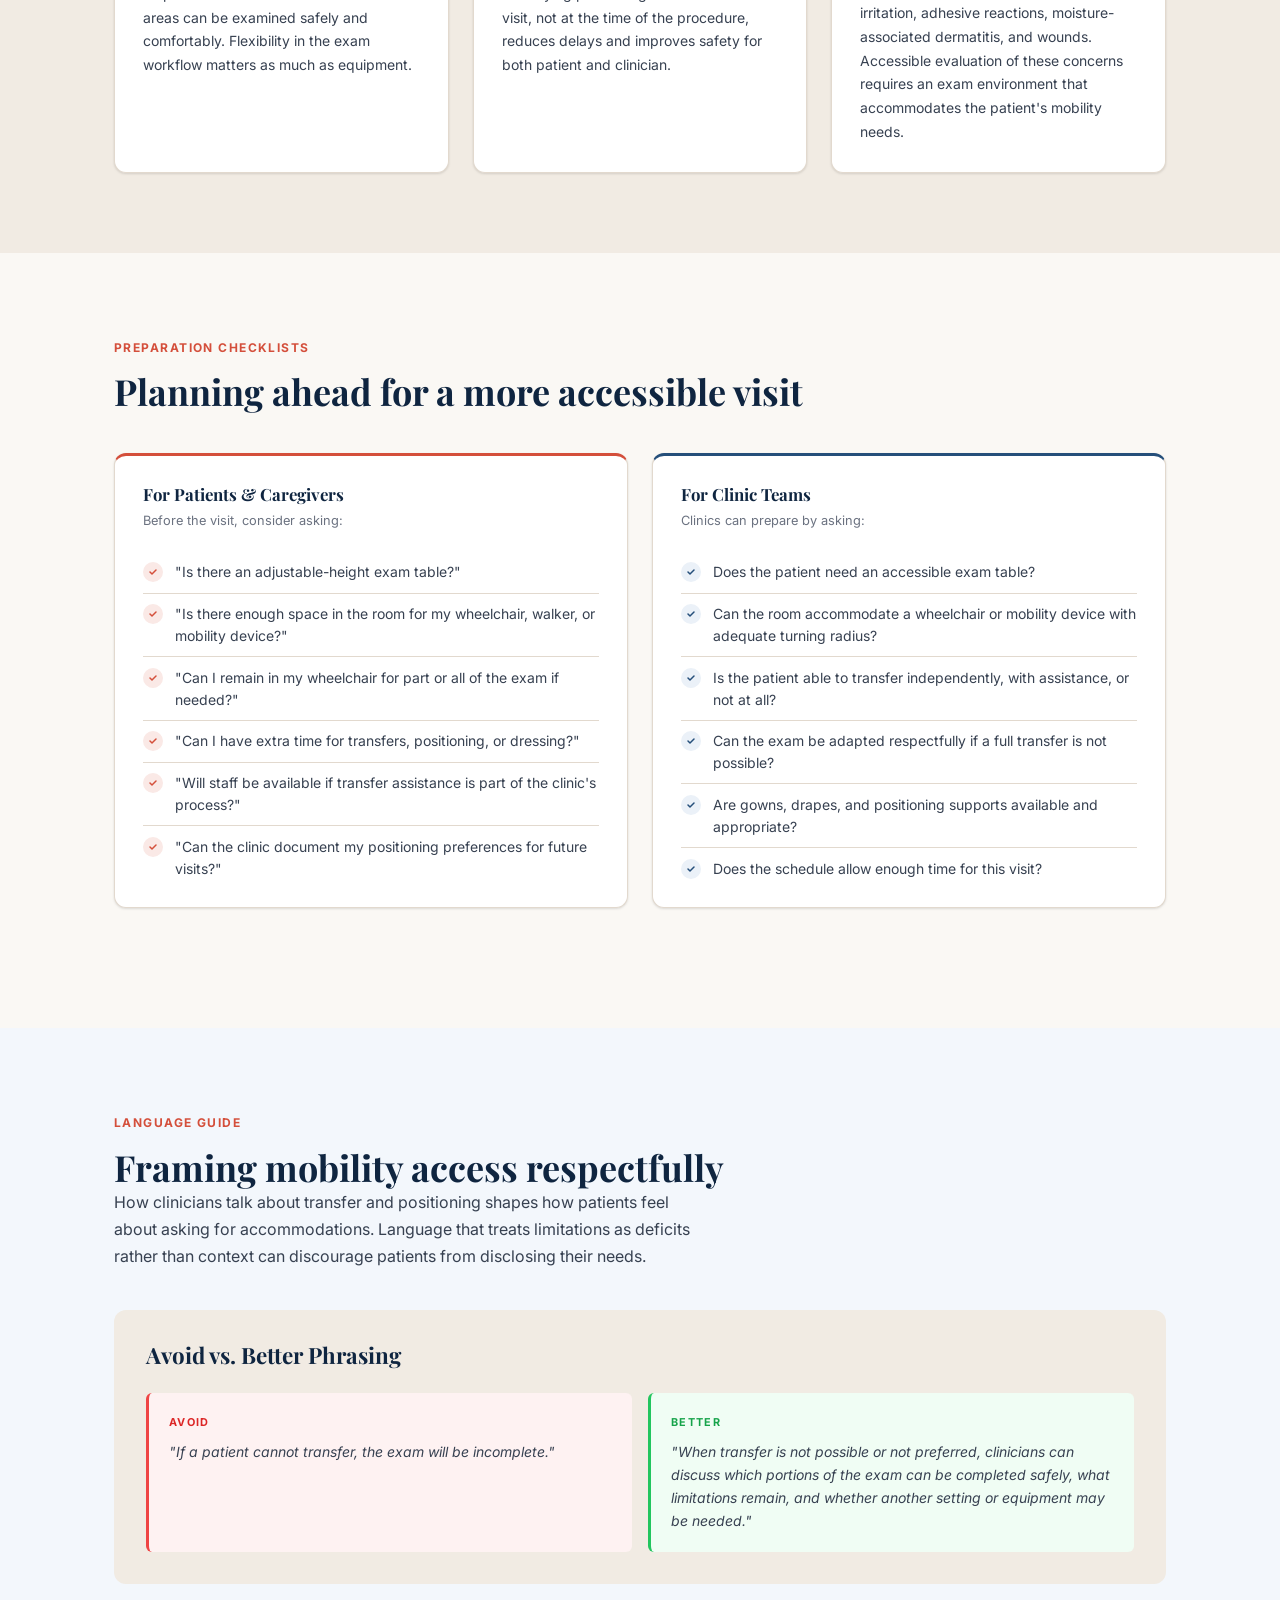
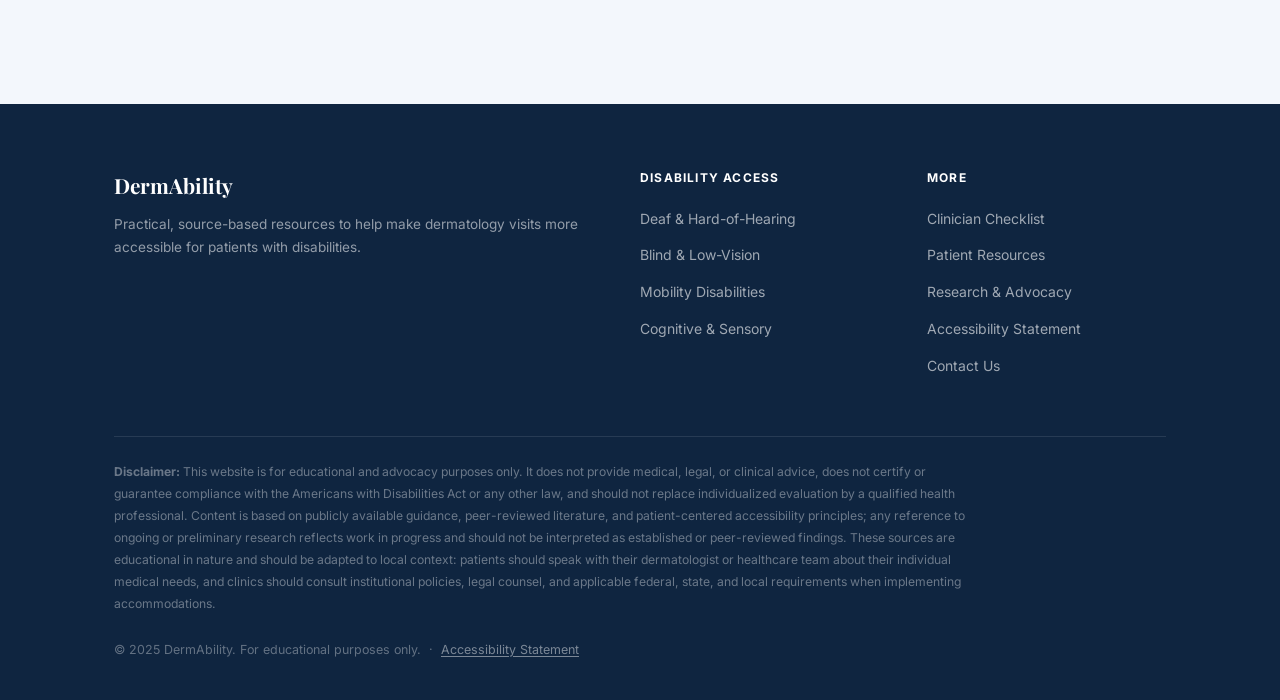
<file: mobility.html>
<!DOCTYPE html>
<html lang="en">
<head>
  <meta charset="UTF-8">
  <meta name="viewport" content="width=device-width, initial-scale=1.0">
  <meta name="description" content="Adjustable exam tables, transfer planning, accessible room layouts, and adapted skin exam positioning for patients with mobility disabilities in dermatology.">
  <title>Mobility Disability &amp; the Dermatology Visit - DermAbility</title>
  <link rel="canonical" href="https://dermability.org/mobility">
  <script src="/js/clean-url.js"></script>
  <link rel="preconnect" href="https://fonts.googleapis.com">
  <link rel="preconnect" href="https://fonts.gstatic.com" crossorigin>
  <link href="https://fonts.googleapis.com/css2?family=Playfair+Display:wght@400;700&family=Inter:wght@400;500;600;700&display=swap" rel="stylesheet">
  <link rel="stylesheet" href="css/style.css">
</head>
<body>

<a href="#main" class="skip-link">Skip to main content</a>

<header class="site-header">
  <div class="container">
    <nav class="nav-inner" aria-label="Main navigation">
      <a href="/" class="nav-logo" aria-label="DermAbility home">
        <span class="nav-logo-main">DermAbility</span>
        <span class="nav-logo-sub">Disability Access in Dermatology</span>
      </a>
      <button class="nav-toggle" aria-expanded="false" aria-controls="nav-links" aria-label="Toggle navigation">&#9776;</button>
      <ul class="nav-links" id="nav-links" role="list">
        <li><a href="/">Home</a></li>
        <li><a href="/about-us">About Us</a></li>
        <li class="nav-dropdown">
          <button class="nav-dropdown-btn" aria-haspopup="true" aria-expanded="false">
            Disability Access
            <svg class="chevron-icon" viewBox="0 0 12 12" fill="none" aria-hidden="true"><path d="M2 4l4 4 4-4" stroke="currentColor" stroke-width="1.5" stroke-linecap="round" stroke-linejoin="round"/></svg>
          </button>
          <ul class="nav-dropdown-menu" role="list">
            <li><a href="/deaf-hoh">Deaf &amp; Hard-of-Hearing</a></li>
            <li><a href="/blind-low-vision">Blind &amp; Low-Vision</a></li>
            <li><a href="/mobility" class="active">Mobility Disabilities</a></li>
            <li><a href="/cognitive-sensory">Cognitive &amp; Sensory</a></li>
          </ul>
        </li>
        <li><a href="/clinician-checklist">For Clinicians</a></li>
        <li><a href="/patient-resources">Resources</a></li>
        <li><a href="/research-advocacy">Research &amp; Advocacy</a></li>
      </ul>
    </nav>
  </div>
</header>

<div class="page-hero">
  <div class="container">
    <nav class="breadcrumb" aria-label="Breadcrumb">
      <a href="/">Home</a>
      <span class="breadcrumb-sep" aria-hidden="true">›</span>
      <a href="/#topics">Disability Access</a>
      <span class="breadcrumb-sep" aria-hidden="true">›</span>
      <span class="breadcrumb-current" aria-current="page">Mobility Disabilities</span>
    </nav>
    <h1>Mobility Disability &amp; the Dermatology Visit</h1>
    <p class="page-hero-intro">Dermatology care often requires patients to transfer, undress, change positions, expose different areas of skin, and remain positioned for examination or procedures. Patients with mobility disabilities may encounter barriers when clinics lack adjustable exam tables, accessible scales, transfer space, or flexible examination workflows.</p>
  </div>
</div>

<nav class="section-nav" aria-label="Page sections">
  <div class="container">
    <div class="section-nav-inner">
      <a href="#foundation" class="section-nav-link">Legal Foundation</a>
      <a href="#barriers" class="section-nav-link">Dermatology Barriers</a>
      <a href="#checklists" class="section-nav-link">Patient &amp; Clinic Checklists</a>
      <a href="#language" class="section-nav-link">Language Guide</a>
    </div>
  </div>
</nav>

<main id="main">

  <!-- FOUNDATION -->
  <section class="section" id="foundation" aria-labelledby="foundation-heading">
    <div class="container">
      <span class="section-tag">Legal &amp; Source Foundation</span>
      <h2 id="foundation-heading">Accessible equipment and physical access</h2>
      <div class="callout">
        <div class="callout-label">Source-Based Principle</div>
        <p>HHS's Section 504 guidance states that under Section 504, if a recipient purchases, leases, or acquires medical diagnostic equipment after July 8, 2024, it must be accessible medical diagnostic equipment that meets accessibility requirements unless certain scoping requirements are satisfied. The Access Board also notes that ADA accessibility standards apply to places of public accommodation, commercial facilities, and state and local government facilities in new construction, alterations, and additions. Together, these frameworks address both the physical environment and the equipment within it.</p>
      </div>
      <p>Physical access in a dermatology clinic extends beyond wheelchair ramps. It includes exam table height, room dimensions, transfer supports, gowning options, and the time allocated for appointments. Identifying and addressing these needs before the visit, not during, is a marker of an accessible practice.</p>
    </div>
  </section>

  <!-- BARRIERS -->
  <section class="section bg-warm" id="barriers" aria-labelledby="barriers-heading">
    <div class="container">
      <span class="section-tag">Dermatology-Specific Barriers</span>
      <h2 id="barriers-heading">Physical access throughout the visit</h2>
      <p class="section-intro">Mobility disability intersects with dermatology care at nearly every step, from entering the exam room to positioning for a procedure.</p>
      <div class="barriers-grid">
        <div class="barrier-card">
          <h3>Full-Body Skin Exams</h3>
          <p>Full-body skin exams may require adapted positioning, additional time, assistance with gowns or draping, and respectful communication about which areas can be examined safely and comfortably. Flexibility in the exam workflow matters as much as equipment.</p>
        </div>
        <div class="barrier-card">
          <h3>Procedures</h3>
          <p>Dermatologic procedures may require stable positioning, access to specific body sites, and safe transfer planning. Identifying positioning needs before the visit, not at the time of the procedure, reduces delays and improves safety for both patient and clinician.</p>
        </div>
        <div class="barrier-card">
          <h3>Pressure Injuries &amp; Device-Related Skin Issues</h3>
          <p>Mobility disability can intersect with dermatology through pressure-related skin changes, prosthetic or brace-related irritation, adhesive reactions, moisture-associated dermatitis, and wounds. Accessible evaluation of these concerns requires an exam environment that accommodates the patient's mobility needs.</p>
        </div>
      </div>
    </div>
  </section>

  <!-- CHECKLISTS -->
  <section class="section" id="checklists" aria-labelledby="checklists-heading">
    <div class="container">
      <span class="section-tag">Preparation Checklists</span>
      <h2 id="checklists-heading">Planning ahead for a more accessible visit</h2>
      <div class="checklist-grid">
        <div class="checklist-box checklist-box--coral">
          <h3>For Patients &amp; Caregivers</h3>
          <span class="checklist-sub">Before the visit, consider asking:</span>
          <ul class="checklist" role="list">
            <li>
              <span class="check-dot" aria-hidden="true"><svg width="10" height="10" viewBox="0 0 10 10" fill="none"><path d="M2 5l2 2 4-4" stroke="#D44F3B" stroke-width="1.5" stroke-linecap="round" stroke-linejoin="round"/></svg></span>
              "Is there an adjustable-height exam table?"
            </li>
            <li>
              <span class="check-dot" aria-hidden="true"><svg width="10" height="10" viewBox="0 0 10 10" fill="none"><path d="M2 5l2 2 4-4" stroke="#D44F3B" stroke-width="1.5" stroke-linecap="round" stroke-linejoin="round"/></svg></span>
              "Is there enough space in the room for my wheelchair, walker, or mobility device?"
            </li>
            <li>
              <span class="check-dot" aria-hidden="true"><svg width="10" height="10" viewBox="0 0 10 10" fill="none"><path d="M2 5l2 2 4-4" stroke="#D44F3B" stroke-width="1.5" stroke-linecap="round" stroke-linejoin="round"/></svg></span>
              "Can I remain in my wheelchair for part or all of the exam if needed?"
            </li>
            <li>
              <span class="check-dot" aria-hidden="true"><svg width="10" height="10" viewBox="0 0 10 10" fill="none"><path d="M2 5l2 2 4-4" stroke="#D44F3B" stroke-width="1.5" stroke-linecap="round" stroke-linejoin="round"/></svg></span>
              "Can I have extra time for transfers, positioning, or dressing?"
            </li>
            <li>
              <span class="check-dot" aria-hidden="true"><svg width="10" height="10" viewBox="0 0 10 10" fill="none"><path d="M2 5l2 2 4-4" stroke="#D44F3B" stroke-width="1.5" stroke-linecap="round" stroke-linejoin="round"/></svg></span>
              "Will staff be available if transfer assistance is part of the clinic's process?"
            </li>
            <li>
              <span class="check-dot" aria-hidden="true"><svg width="10" height="10" viewBox="0 0 10 10" fill="none"><path d="M2 5l2 2 4-4" stroke="#D44F3B" stroke-width="1.5" stroke-linecap="round" stroke-linejoin="round"/></svg></span>
              "Can the clinic document my positioning preferences for future visits?"
            </li>
          </ul>
        </div>
        <div class="checklist-box checklist-box--blue">
          <h3>For Clinic Teams</h3>
          <span class="checklist-sub">Clinics can prepare by asking:</span>
          <ul class="checklist" role="list">
            <li>
              <span class="check-dot" aria-hidden="true"><svg width="10" height="10" viewBox="0 0 10 10" fill="none"><path d="M2 5l2 2 4-4" stroke="#254F7A" stroke-width="1.5" stroke-linecap="round" stroke-linejoin="round"/></svg></span>
              Does the patient need an accessible exam table?
            </li>
            <li>
              <span class="check-dot" aria-hidden="true"><svg width="10" height="10" viewBox="0 0 10 10" fill="none"><path d="M2 5l2 2 4-4" stroke="#254F7A" stroke-width="1.5" stroke-linecap="round" stroke-linejoin="round"/></svg></span>
              Can the room accommodate a wheelchair or mobility device with adequate turning radius?
            </li>
            <li>
              <span class="check-dot" aria-hidden="true"><svg width="10" height="10" viewBox="0 0 10 10" fill="none"><path d="M2 5l2 2 4-4" stroke="#254F7A" stroke-width="1.5" stroke-linecap="round" stroke-linejoin="round"/></svg></span>
              Is the patient able to transfer independently, with assistance, or not at all?
            </li>
            <li>
              <span class="check-dot" aria-hidden="true"><svg width="10" height="10" viewBox="0 0 10 10" fill="none"><path d="M2 5l2 2 4-4" stroke="#254F7A" stroke-width="1.5" stroke-linecap="round" stroke-linejoin="round"/></svg></span>
              Can the exam be adapted respectfully if a full transfer is not possible?
            </li>
            <li>
              <span class="check-dot" aria-hidden="true"><svg width="10" height="10" viewBox="0 0 10 10" fill="none"><path d="M2 5l2 2 4-4" stroke="#254F7A" stroke-width="1.5" stroke-linecap="round" stroke-linejoin="round"/></svg></span>
              Are gowns, drapes, and positioning supports available and appropriate?
            </li>
            <li>
              <span class="check-dot" aria-hidden="true"><svg width="10" height="10" viewBox="0 0 10 10" fill="none"><path d="M2 5l2 2 4-4" stroke="#254F7A" stroke-width="1.5" stroke-linecap="round" stroke-linejoin="round"/></svg></span>
              Does the schedule allow enough time for this visit?
            </li>
          </ul>
        </div>
      </div>
    </div>
  </section>

  <!-- LANGUAGE -->
  <section class="section bg-blue-light" id="language" aria-labelledby="language-heading">
    <div class="container">
      <span class="section-tag">Language Guide</span>
      <h2 id="language-heading">Framing mobility access respectfully</h2>
      <p style="color:var(--text-medium); max-width:600px; margin-bottom:2rem;">How clinicians talk about transfer and positioning shapes how patients feel about asking for accommodations. Language that treats limitations as deficits rather than context can discourage patients from disclosing their needs.</p>
      <div class="language-guide">
        <h3>Avoid vs. Better Phrasing</h3>
        <div class="language-compare">
          <div class="lang-item lang-item--avoid">
            <span class="lang-label">Avoid</span>
            <p>"If a patient cannot transfer, the exam will be incomplete."</p>
          </div>
          <div class="lang-item lang-item--better">
            <span class="lang-label">Better</span>
            <p>"When transfer is not possible or not preferred, clinicians can discuss which portions of the exam can be completed safely, what limitations remain, and whether another setting or equipment may be needed."</p>
          </div>
        </div>
      </div>
    </div>
  </section>

</main>

<footer class="site-footer" role="contentinfo">
  <div class="container">
    <div class="footer-grid">
      <div>
        <span class="footer-brand-name">DermAbility</span>
        <p class="footer-tagline">Practical, source-based resources to help make dermatology visits more accessible for patients with disabilities.</p>
      </div>
      <div>
        <span class="footer-heading">Disability Access</span>
        <ul class="footer-links">
          <li><a href="/deaf-hoh">Deaf &amp; Hard-of-Hearing</a></li>
          <li><a href="/blind-low-vision">Blind &amp; Low-Vision</a></li>
          <li><a href="/mobility">Mobility Disabilities</a></li>
          <li><a href="/cognitive-sensory">Cognitive &amp; Sensory</a></li>
        </ul>
      </div>
      <div>
        <span class="footer-heading">More</span>
        <ul class="footer-links">
          <li><a href="/clinician-checklist">Clinician Checklist</a></li>
          <li><a href="/patient-resources">Patient Resources</a></li>
          <li><a href="/research-advocacy">Research &amp; Advocacy</a></li>
          <li><a href="/accessibility">Accessibility Statement</a></li>
          <li><a href="mailto:mihir2@stanford.edu">Contact Us</a></li>
        </ul>
      </div>
    </div>
    <hr class="footer-divider">
    <p class="footer-disclaimer"><strong>Disclaimer:</strong> This website is for educational and advocacy purposes only. It does not provide medical, legal, or clinical advice, does not certify or guarantee compliance with the Americans with Disabilities Act or any other law, and should not replace individualized evaluation by a qualified health professional. Content is based on publicly available guidance, peer-reviewed literature, and patient-centered accessibility principles; any reference to ongoing or preliminary research reflects work in progress and should not be interpreted as established or peer-reviewed findings. These sources are educational in nature and should be adapted to local context: patients should speak with their dermatologist or healthcare team about their individual medical needs, and clinics should consult institutional policies, legal counsel, and applicable federal, state, and local requirements when implementing accommodations.</p>
    <p class="footer-copy">&copy; 2025 DermAbility. For educational purposes only. &nbsp;&middot;&nbsp; <a href="/accessibility" style="color:rgba(255,255,255,0.45);">Accessibility Statement</a></p>
  </div>
</footer>

<script>
  const toggle = document.querySelector('.nav-toggle');
  const navLinks = document.getElementById('nav-links');
  toggle.addEventListener('click', () => {
    const open = navLinks.classList.toggle('is-open');
    toggle.setAttribute('aria-expanded', open);
  });
  document.querySelectorAll('.nav-dropdown-btn').forEach(btn => {
    btn.addEventListener('click', () => {
      const dropdown = btn.closest('.nav-dropdown');
      const open = dropdown.classList.toggle('is-open');
      btn.setAttribute('aria-expanded', open);
    });
  });
</script>

</body>
</html>
</file>
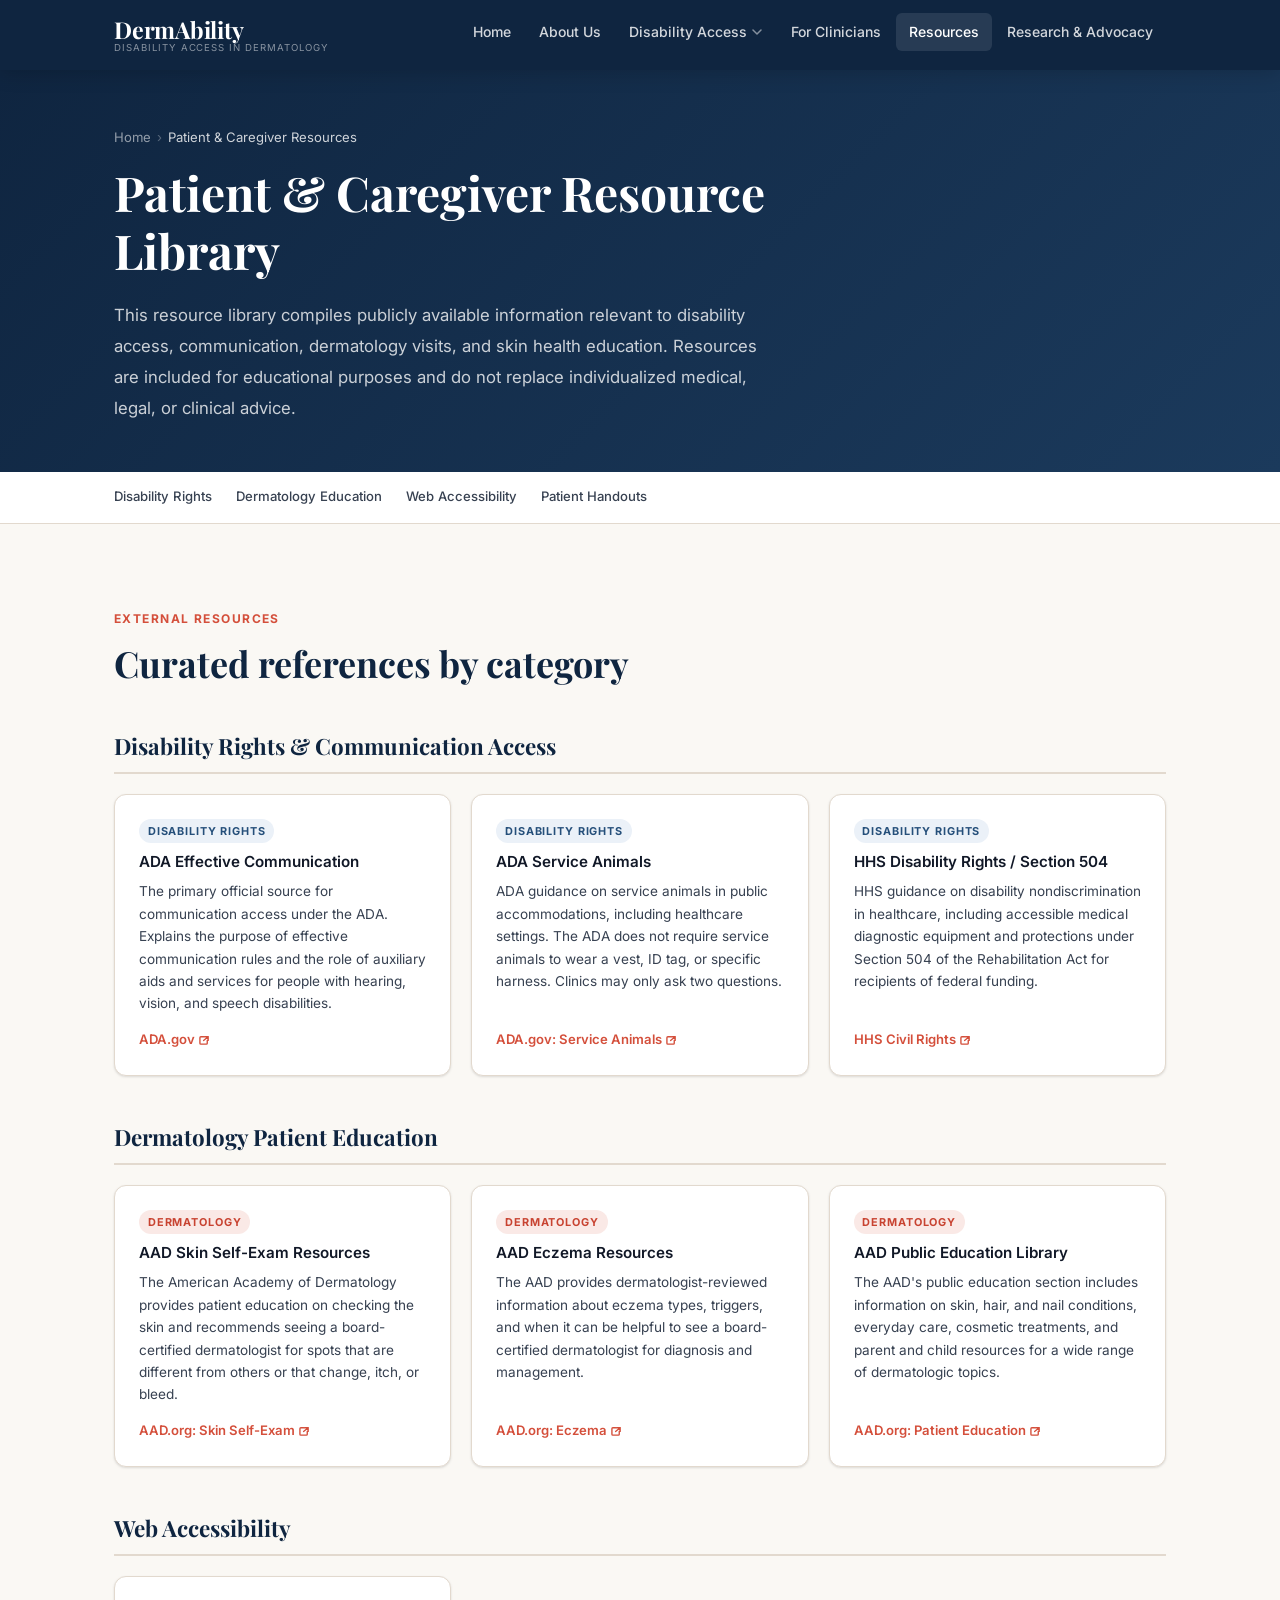
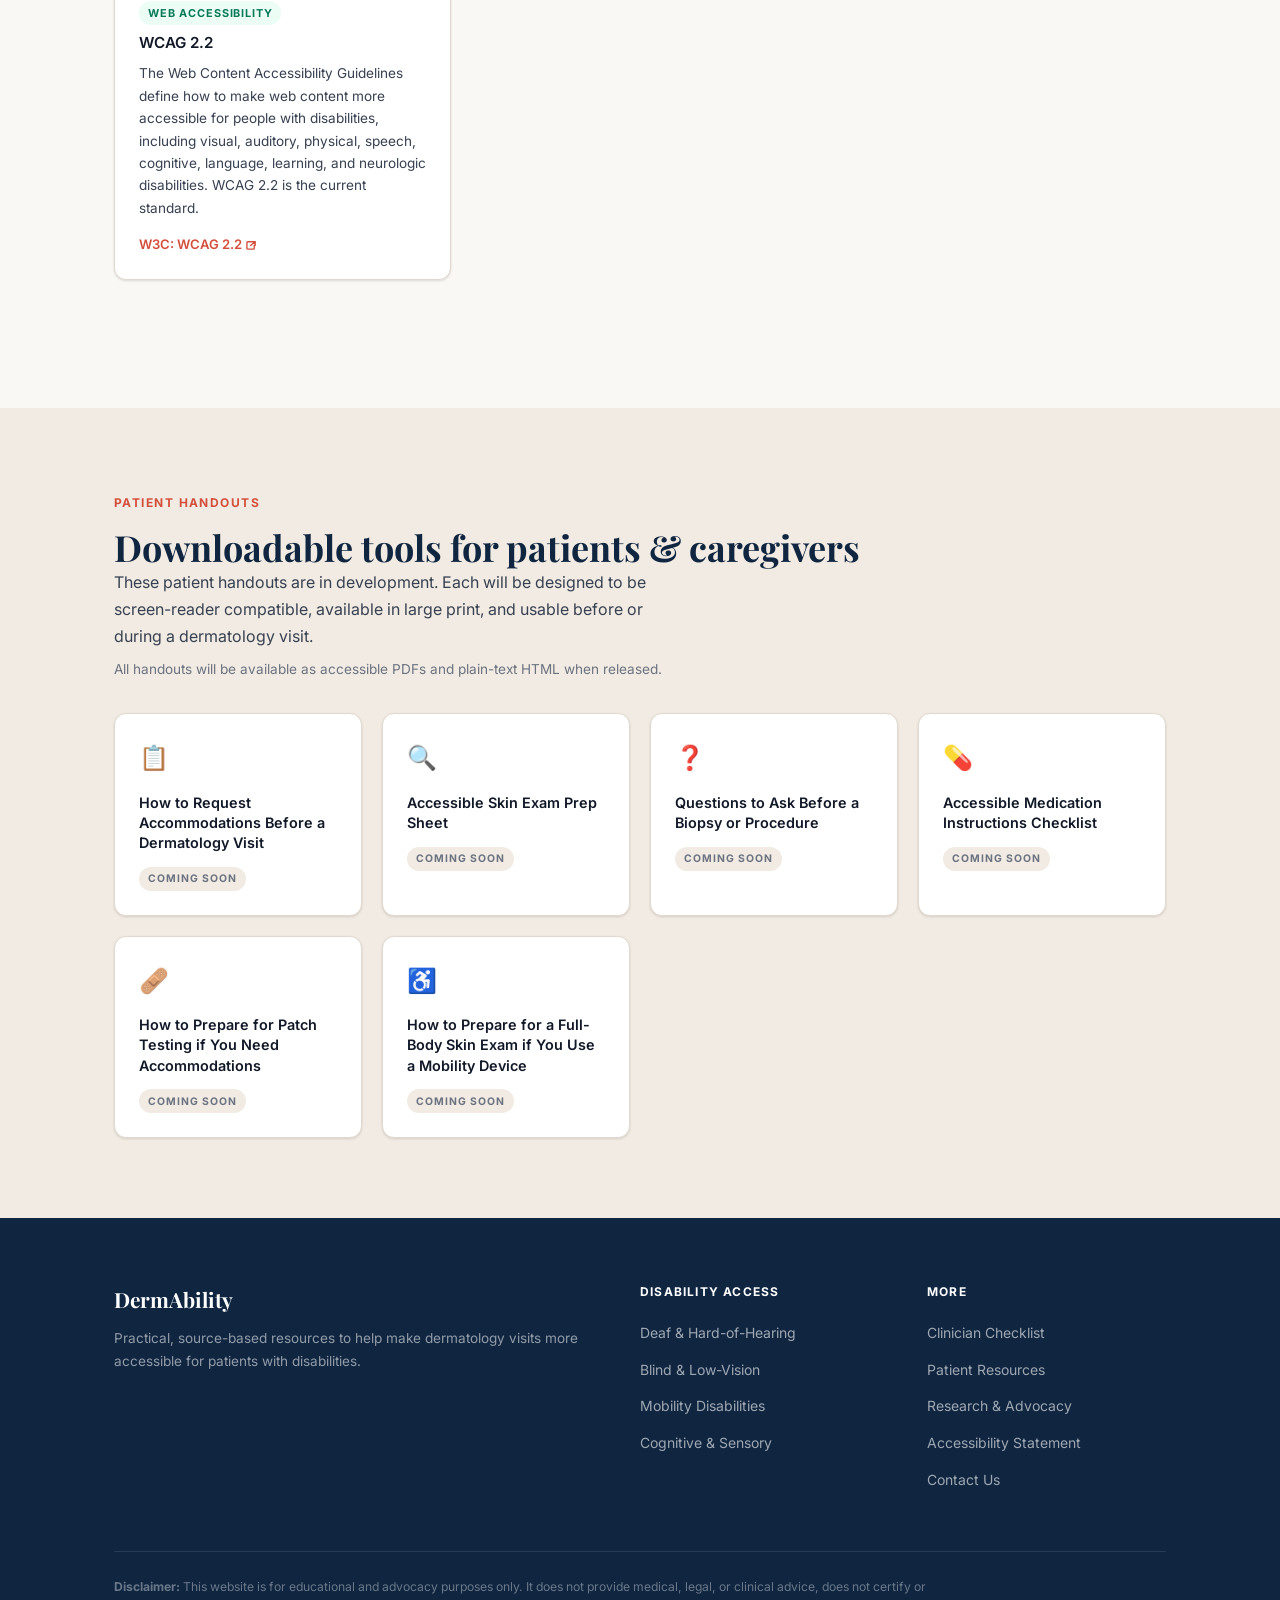
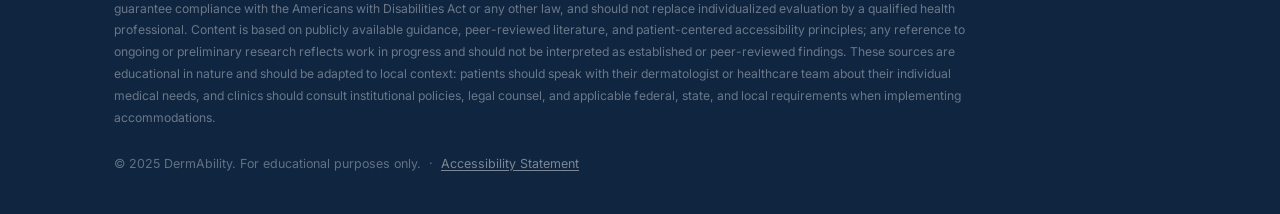
<file: patient-resources.html>
<!DOCTYPE html>
<html lang="en">
<head>
  <meta charset="UTF-8">
  <meta name="viewport" content="width=device-width, initial-scale=1.0">
  <meta name="description" content="A curated library of disability rights, dermatology patient education, and web accessibility resources for patients, caregivers, and clinicians.">
  <title>Patient &amp; Caregiver Resource Library - DermAbility</title>
  <link rel="canonical" href="https://dermability.org/patient-resources">
  <script src="/js/clean-url.js"></script>
  <link rel="preconnect" href="https://fonts.googleapis.com">
  <link rel="preconnect" href="https://fonts.gstatic.com" crossorigin>
  <link href="https://fonts.googleapis.com/css2?family=Playfair+Display:wght@400;700&family=Inter:wght@400;500;600;700&display=swap" rel="stylesheet">
  <link rel="stylesheet" href="css/style.css">
</head>
<body>

<a href="#main" class="skip-link">Skip to main content</a>

<header class="site-header">
  <div class="container">
    <nav class="nav-inner" aria-label="Main navigation">
      <a href="/" class="nav-logo" aria-label="DermAbility home">
        <span class="nav-logo-main">DermAbility</span>
        <span class="nav-logo-sub">Disability Access in Dermatology</span>
      </a>
      <button class="nav-toggle" aria-expanded="false" aria-controls="nav-links" aria-label="Toggle navigation">&#9776;</button>
      <ul class="nav-links" id="nav-links" role="list">
        <li><a href="/">Home</a></li>
        <li><a href="/about-us">About Us</a></li>
        <li class="nav-dropdown">
          <button class="nav-dropdown-btn" aria-haspopup="true" aria-expanded="false">
            Disability Access
            <svg class="chevron-icon" viewBox="0 0 12 12" fill="none" aria-hidden="true"><path d="M2 4l4 4 4-4" stroke="currentColor" stroke-width="1.5" stroke-linecap="round" stroke-linejoin="round"/></svg>
          </button>
          <ul class="nav-dropdown-menu" role="list">
            <li><a href="/deaf-hoh">Deaf &amp; Hard-of-Hearing</a></li>
            <li><a href="/blind-low-vision">Blind &amp; Low-Vision</a></li>
            <li><a href="/mobility">Mobility Disabilities</a></li>
            <li><a href="/cognitive-sensory">Cognitive &amp; Sensory</a></li>
          </ul>
        </li>
        <li><a href="/clinician-checklist">For Clinicians</a></li>
        <li><a href="/patient-resources" class="active">Resources</a></li>
        <li><a href="/research-advocacy">Research &amp; Advocacy</a></li>
      </ul>
    </nav>
  </div>
</header>

<div class="page-hero">
  <div class="container">
    <nav class="breadcrumb" aria-label="Breadcrumb">
      <a href="/">Home</a>
      <span class="breadcrumb-sep" aria-hidden="true">›</span>
      <span class="breadcrumb-current" aria-current="page">Patient &amp; Caregiver Resources</span>
    </nav>
    <h1>Patient &amp; Caregiver Resource Library</h1>
    <p class="page-hero-intro">This resource library compiles publicly available information relevant to disability access, communication, dermatology visits, and skin health education. Resources are included for educational purposes and do not replace individualized medical, legal, or clinical advice.</p>
  </div>
</div>

<nav class="section-nav" aria-label="Page sections">
  <div class="container">
    <div class="section-nav-inner">
      <a href="#rights" class="section-nav-link">Disability Rights</a>
      <a href="#dermatology" class="section-nav-link">Dermatology Education</a>
      <a href="#web" class="section-nav-link">Web Accessibility</a>
      <a href="#handouts" class="section-nav-link">Patient Handouts</a>
    </div>
  </div>
</nav>

<main id="main">

  <section class="section" aria-labelledby="resources-heading">
    <div class="container">
      <span class="section-tag">External Resources</span>
      <h2 id="resources-heading" style="margin-bottom:3rem;">Curated references by category</h2>

      <!-- DISABILITY RIGHTS -->
      <div class="resource-category" id="rights">
        <h3>Disability Rights &amp; Communication Access</h3>
        <div class="resource-grid">
          <div class="resource-card">
            <span class="resource-tag resource-tag--rights">Disability Rights</span>
            <h4>ADA Effective Communication</h4>
            <p>The primary official source for communication access under the ADA. Explains the purpose of effective communication rules and the role of auxiliary aids and services for people with hearing, vision, and speech disabilities.</p>
            <a href="https://www.ada.gov/resources/effective-communication/" class="resource-link" target="_blank" rel="noopener noreferrer">
              ADA.gov
              <svg width="11" height="11" viewBox="0 0 12 12" fill="none" aria-label="Opens in new tab"><path d="M5 3H2a1 1 0 00-1 1v6a1 1 0 001 1h6a1 1 0 001-1V7m-3-4h4m0 0v4m0-4L5 7" stroke="currentColor" stroke-width="1.5" stroke-linecap="round" stroke-linejoin="round"/></svg>
            </a>
          </div>
          <div class="resource-card">
            <span class="resource-tag resource-tag--rights">Disability Rights</span>
            <h4>ADA Service Animals</h4>
            <p>ADA guidance on service animals in public accommodations, including healthcare settings. The ADA does not require service animals to wear a vest, ID tag, or specific harness. Clinics may only ask two questions.</p>
            <a href="https://www.ada.gov/resources/service-animals-2010-requirements/" class="resource-link" target="_blank" rel="noopener noreferrer">
              ADA.gov: Service Animals
              <svg width="11" height="11" viewBox="0 0 12 12" fill="none" aria-label="Opens in new tab"><path d="M5 3H2a1 1 0 00-1 1v6a1 1 0 001 1h6a1 1 0 001-1V7m-3-4h4m0 0v4m0-4L5 7" stroke="currentColor" stroke-width="1.5" stroke-linecap="round" stroke-linejoin="round"/></svg>
            </a>
          </div>
          <div class="resource-card">
            <span class="resource-tag resource-tag--rights">Disability Rights</span>
            <h4>HHS Disability Rights / Section 504</h4>
            <p>HHS guidance on disability nondiscrimination in healthcare, including accessible medical diagnostic equipment and protections under Section 504 of the Rehabilitation Act for recipients of federal funding.</p>
            <a href="https://www.hhs.gov/civil-rights/for-individuals/disability/index.html" class="resource-link" target="_blank" rel="noopener noreferrer">
              HHS Civil Rights
              <svg width="11" height="11" viewBox="0 0 12 12" fill="none" aria-label="Opens in new tab"><path d="M5 3H2a1 1 0 00-1 1v6a1 1 0 001 1h6a1 1 0 001-1V7m-3-4h4m0 0v4m0-4L5 7" stroke="currentColor" stroke-width="1.5" stroke-linecap="round" stroke-linejoin="round"/></svg>
            </a>
          </div>
        </div>
      </div>

      <!-- DERMATOLOGY EDUCATION -->
      <div class="resource-category" id="dermatology">
        <h3>Dermatology Patient Education</h3>
        <div class="resource-grid">
          <div class="resource-card">
            <span class="resource-tag resource-tag--derm">Dermatology</span>
            <h4>AAD Skin Self-Exam Resources</h4>
            <p>The American Academy of Dermatology provides patient education on checking the skin and recommends seeing a board-certified dermatologist for spots that are different from others or that change, itch, or bleed.</p>
            <a href="https://www.aad.org/public/diseases/skin-cancer/find/check-skin" class="resource-link" target="_blank" rel="noopener noreferrer">
              AAD.org: Skin Self-Exam
              <svg width="11" height="11" viewBox="0 0 12 12" fill="none" aria-label="Opens in new tab"><path d="M5 3H2a1 1 0 00-1 1v6a1 1 0 001 1h6a1 1 0 001-1V7m-3-4h4m0 0v4m0-4L5 7" stroke="currentColor" stroke-width="1.5" stroke-linecap="round" stroke-linejoin="round"/></svg>
            </a>
          </div>
          <div class="resource-card">
            <span class="resource-tag resource-tag--derm">Dermatology</span>
            <h4>AAD Eczema Resources</h4>
            <p>The AAD provides dermatologist-reviewed information about eczema types, triggers, and when it can be helpful to see a board-certified dermatologist for diagnosis and management.</p>
            <a href="https://www.aad.org/public/diseases/eczema" class="resource-link" target="_blank" rel="noopener noreferrer">
              AAD.org: Eczema
              <svg width="11" height="11" viewBox="0 0 12 12" fill="none" aria-label="Opens in new tab"><path d="M5 3H2a1 1 0 00-1 1v6a1 1 0 001 1h6a1 1 0 001-1V7m-3-4h4m0 0v4m0-4L5 7" stroke="currentColor" stroke-width="1.5" stroke-linecap="round" stroke-linejoin="round"/></svg>
            </a>
          </div>
          <div class="resource-card">
            <span class="resource-tag resource-tag--derm">Dermatology</span>
            <h4>AAD Public Education Library</h4>
            <p>The AAD's public education section includes information on skin, hair, and nail conditions, everyday care, cosmetic treatments, and parent and child resources for a wide range of dermatologic topics.</p>
            <a href="https://www.aad.org/public" class="resource-link" target="_blank" rel="noopener noreferrer">
              AAD.org: Patient Education
              <svg width="11" height="11" viewBox="0 0 12 12" fill="none" aria-label="Opens in new tab"><path d="M5 3H2a1 1 0 00-1 1v6a1 1 0 001 1h6a1 1 0 001-1V7m-3-4h4m0 0v4m0-4L5 7" stroke="currentColor" stroke-width="1.5" stroke-linecap="round" stroke-linejoin="round"/></svg>
            </a>
          </div>
        </div>
      </div>

      <!-- WEB ACCESSIBILITY -->
      <div class="resource-category" id="web">
        <h3>Web Accessibility</h3>
        <div class="resource-grid">
          <div class="resource-card">
            <span class="resource-tag resource-tag--web">Web Accessibility</span>
            <h4>WCAG 2.2</h4>
            <p>The Web Content Accessibility Guidelines define how to make web content more accessible for people with disabilities, including visual, auditory, physical, speech, cognitive, language, learning, and neurologic disabilities. WCAG 2.2 is the current standard.</p>
            <a href="https://www.w3.org/WAI/standards-guidelines/wcag/" class="resource-link" target="_blank" rel="noopener noreferrer">
              W3C: WCAG 2.2
              <svg width="11" height="11" viewBox="0 0 12 12" fill="none" aria-label="Opens in new tab"><path d="M5 3H2a1 1 0 00-1 1v6a1 1 0 001 1h6a1 1 0 001-1V7m-3-4h4m0 0v4m0-4L5 7" stroke="currentColor" stroke-width="1.5" stroke-linecap="round" stroke-linejoin="round"/></svg>
            </a>
          </div>
        </div>
      </div>

    </div>
  </section>

  <!-- PATIENT HANDOUTS -->
  <section class="section bg-warm" id="handouts" aria-labelledby="handouts-heading">
    <div class="container">
      <span class="section-tag">Patient Handouts</span>
      <h2 id="handouts-heading">Downloadable tools for patients &amp; caregivers</h2>
      <p style="color:var(--text-medium); max-width:580px; margin-bottom:0.5rem;">These patient handouts are in development. Each will be designed to be screen-reader compatible, available in large print, and usable before or during a dermatology visit.</p>
      <p style="color:var(--text-light); font-size:0.85rem; margin-bottom:2rem;">All handouts will be available as accessible PDFs and plain-text HTML when released.</p>
      <div class="handout-grid">
        <div class="handout-item">
          <div class="handout-icon" aria-hidden="true">📋</div>
          <h4>How to Request Accommodations Before a Dermatology Visit</h4>
          <span class="badge-soon">Coming Soon</span>
        </div>
        <div class="handout-item">
          <div class="handout-icon" aria-hidden="true">🔍</div>
          <h4>Accessible Skin Exam Prep Sheet</h4>
          <span class="badge-soon">Coming Soon</span>
        </div>
        <div class="handout-item">
          <div class="handout-icon" aria-hidden="true">❓</div>
          <h4>Questions to Ask Before a Biopsy or Procedure</h4>
          <span class="badge-soon">Coming Soon</span>
        </div>
        <div class="handout-item">
          <div class="handout-icon" aria-hidden="true">💊</div>
          <h4>Accessible Medication Instructions Checklist</h4>
          <span class="badge-soon">Coming Soon</span>
        </div>
        <div class="handout-item">
          <div class="handout-icon" aria-hidden="true">🩹</div>
          <h4>How to Prepare for Patch Testing if You Need Accommodations</h4>
          <span class="badge-soon">Coming Soon</span>
        </div>
        <div class="handout-item">
          <div class="handout-icon" aria-hidden="true">♿</div>
          <h4>How to Prepare for a Full-Body Skin Exam if You Use a Mobility Device</h4>
          <span class="badge-soon">Coming Soon</span>
        </div>
      </div>
    </div>
  </section>

</main>

<footer class="site-footer" role="contentinfo">
  <div class="container">
    <div class="footer-grid">
      <div>
        <span class="footer-brand-name">DermAbility</span>
        <p class="footer-tagline">Practical, source-based resources to help make dermatology visits more accessible for patients with disabilities.</p>
      </div>
      <div>
        <span class="footer-heading">Disability Access</span>
        <ul class="footer-links">
          <li><a href="/deaf-hoh">Deaf &amp; Hard-of-Hearing</a></li>
          <li><a href="/blind-low-vision">Blind &amp; Low-Vision</a></li>
          <li><a href="/mobility">Mobility Disabilities</a></li>
          <li><a href="/cognitive-sensory">Cognitive &amp; Sensory</a></li>
        </ul>
      </div>
      <div>
        <span class="footer-heading">More</span>
        <ul class="footer-links">
          <li><a href="/clinician-checklist">Clinician Checklist</a></li>
          <li><a href="/patient-resources">Patient Resources</a></li>
          <li><a href="/research-advocacy">Research &amp; Advocacy</a></li>
          <li><a href="/accessibility">Accessibility Statement</a></li>
          <li><a href="mailto:mihir2@stanford.edu">Contact Us</a></li>
        </ul>
      </div>
    </div>
    <hr class="footer-divider">
    <p class="footer-disclaimer"><strong>Disclaimer:</strong> This website is for educational and advocacy purposes only. It does not provide medical, legal, or clinical advice, does not certify or guarantee compliance with the Americans with Disabilities Act or any other law, and should not replace individualized evaluation by a qualified health professional. Content is based on publicly available guidance, peer-reviewed literature, and patient-centered accessibility principles; any reference to ongoing or preliminary research reflects work in progress and should not be interpreted as established or peer-reviewed findings. These sources are educational in nature and should be adapted to local context: patients should speak with their dermatologist or healthcare team about their individual medical needs, and clinics should consult institutional policies, legal counsel, and applicable federal, state, and local requirements when implementing accommodations.</p>
    <p class="footer-copy">&copy; 2025 DermAbility. For educational purposes only. &nbsp;&middot;&nbsp; <a href="/accessibility" style="color:rgba(255,255,255,0.45);">Accessibility Statement</a></p>
  </div>
</footer>

<script>
  const toggle = document.querySelector('.nav-toggle');
  const navLinks = document.getElementById('nav-links');
  toggle.addEventListener('click', () => {
    const open = navLinks.classList.toggle('is-open');
    toggle.setAttribute('aria-expanded', open);
  });
  document.querySelectorAll('.nav-dropdown-btn').forEach(btn => {
    btn.addEventListener('click', () => {
      const dropdown = btn.closest('.nav-dropdown');
      const open = dropdown.classList.toggle('is-open');
      btn.setAttribute('aria-expanded', open);
    });
  });
</script>

</body>
</html>
</file>
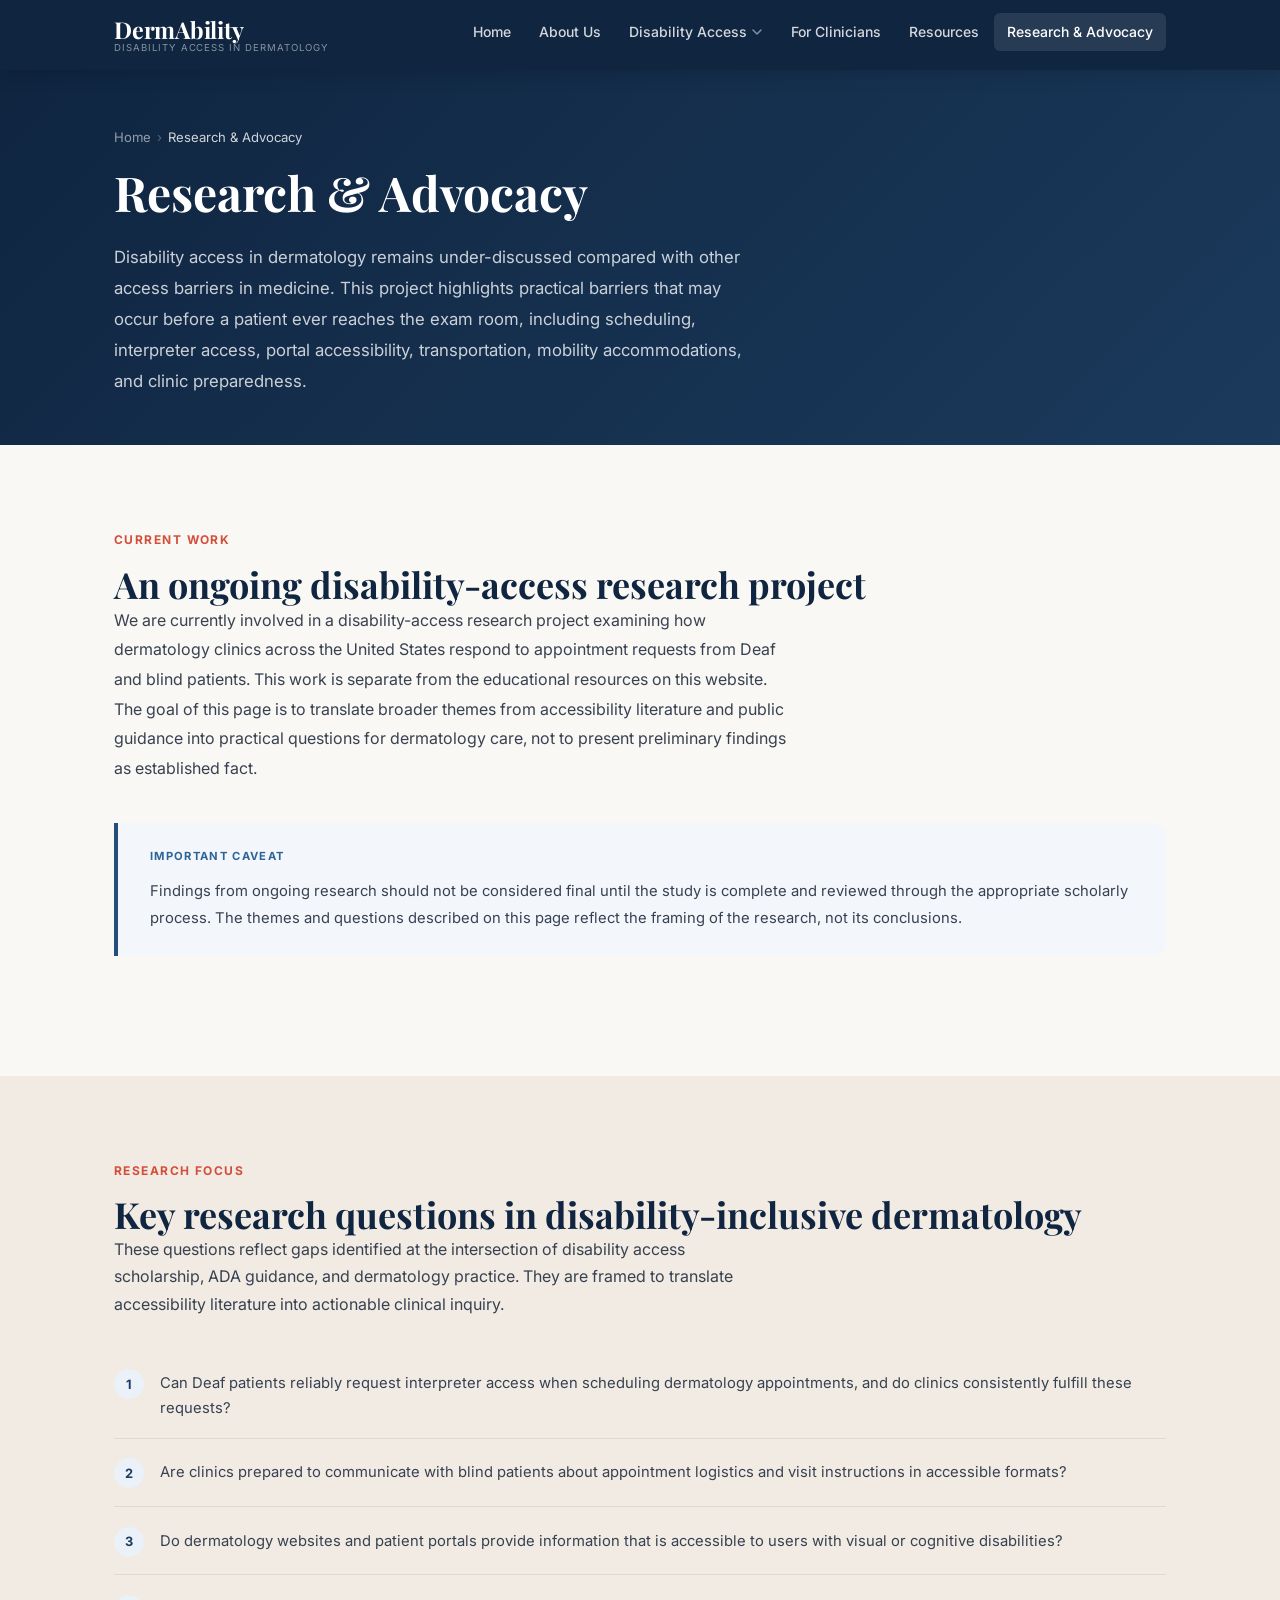
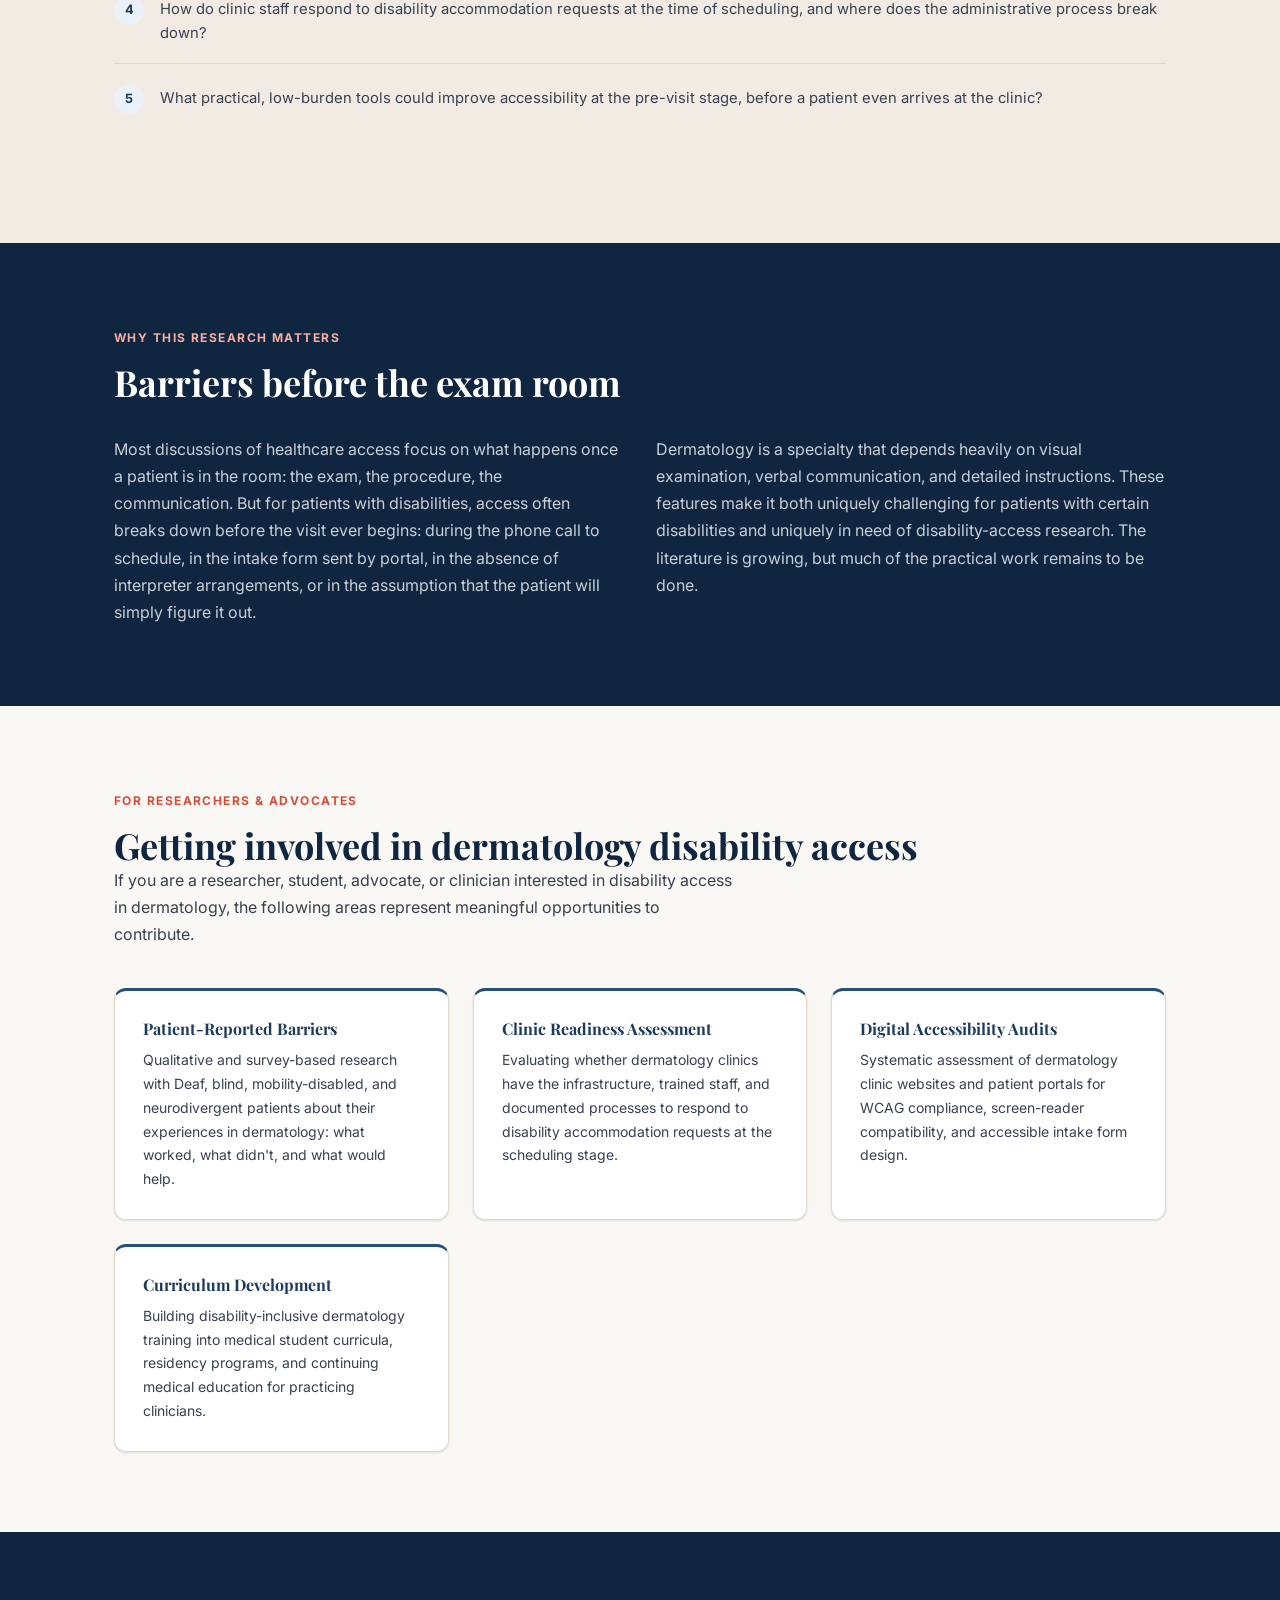
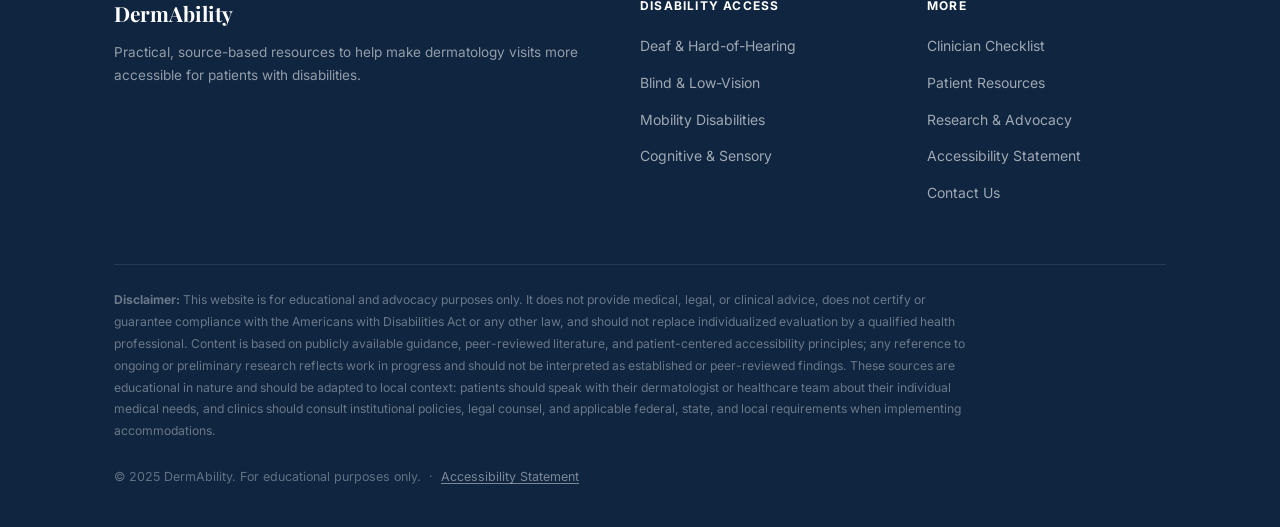
<file: research-advocacy.html>
<!DOCTYPE html>
<html lang="en">
<head>
  <meta charset="UTF-8">
  <meta name="viewport" content="width=device-width, initial-scale=1.0">
  <meta name="description" content="Ongoing disability access research in dermatology, key research questions, and opportunities for advocacy. Learn about practical barriers in scheduling, communication, and clinic preparedness.">
  <title>Research &amp; Advocacy - DermAbility</title>
  <link rel="canonical" href="https://dermability.org/research-advocacy">
  <script src="/js/clean-url.js"></script>
  <link rel="preconnect" href="https://fonts.googleapis.com">
  <link rel="preconnect" href="https://fonts.gstatic.com" crossorigin>
  <link href="https://fonts.googleapis.com/css2?family=Playfair+Display:wght@400;700&family=Inter:wght@400;500;600;700&display=swap" rel="stylesheet">
  <link rel="stylesheet" href="css/style.css">
</head>
<body>

<a href="#main" class="skip-link">Skip to main content</a>

<header class="site-header">
  <div class="container">
    <nav class="nav-inner" aria-label="Main navigation">
      <a href="/" class="nav-logo" aria-label="DermAbility home">
        <span class="nav-logo-main">DermAbility</span>
        <span class="nav-logo-sub">Disability Access in Dermatology</span>
      </a>
      <button class="nav-toggle" aria-expanded="false" aria-controls="nav-links" aria-label="Toggle navigation">&#9776;</button>
      <ul class="nav-links" id="nav-links" role="list">
        <li><a href="/">Home</a></li>
        <li><a href="/about-us">About Us</a></li>
        <li class="nav-dropdown">
          <button class="nav-dropdown-btn" aria-haspopup="true" aria-expanded="false">
            Disability Access
            <svg class="chevron-icon" viewBox="0 0 12 12" fill="none" aria-hidden="true"><path d="M2 4l4 4 4-4" stroke="currentColor" stroke-width="1.5" stroke-linecap="round" stroke-linejoin="round"/></svg>
          </button>
          <ul class="nav-dropdown-menu" role="list">
            <li><a href="/deaf-hoh">Deaf &amp; Hard-of-Hearing</a></li>
            <li><a href="/blind-low-vision">Blind &amp; Low-Vision</a></li>
            <li><a href="/mobility">Mobility Disabilities</a></li>
            <li><a href="/cognitive-sensory">Cognitive &amp; Sensory</a></li>
          </ul>
        </li>
        <li><a href="/clinician-checklist">For Clinicians</a></li>
        <li><a href="/patient-resources">Resources</a></li>
        <li><a href="/research-advocacy" class="active">Research &amp; Advocacy</a></li>
      </ul>
    </nav>
  </div>
</header>

<div class="page-hero">
  <div class="container">
    <nav class="breadcrumb" aria-label="Breadcrumb">
      <a href="/">Home</a>
      <span class="breadcrumb-sep" aria-hidden="true">›</span>
      <span class="breadcrumb-current" aria-current="page">Research &amp; Advocacy</span>
    </nav>
    <h1>Research &amp; Advocacy</h1>
    <p class="page-hero-intro">Disability access in dermatology remains under-discussed compared with other access barriers in medicine. This project highlights practical barriers that may occur before a patient ever reaches the exam room, including scheduling, interpreter access, portal accessibility, transportation, mobility accommodations, and clinic preparedness.</p>
  </div>
</div>

<main id="main">

  <!-- CURRENT PROJECT -->
  <section class="section" aria-labelledby="project-heading">
    <div class="container">
      <span class="section-tag">Current Work</span>
      <h2 id="project-heading">An ongoing disability-access research project</h2>
      <p style="color:var(--text-medium); max-width:680px; line-height:1.85; margin-bottom:1.5rem;">We are currently involved in a disability-access research project examining how dermatology clinics across the United States respond to appointment requests from Deaf and blind patients. This work is separate from the educational resources on this website. The goal of this page is to translate broader themes from accessibility literature and public guidance into practical questions for dermatology care, not to present preliminary findings as established fact.</p>
      <div class="callout">
        <div class="callout-label">Important Caveat</div>
        <p>Findings from ongoing research should not be considered final until the study is complete and reviewed through the appropriate scholarly process. The themes and questions described on this page reflect the framing of the research, not its conclusions.</p>
      </div>
    </div>
  </section>

  <!-- RESEARCH QUESTIONS -->
  <section class="section bg-warm" aria-labelledby="questions-heading">
    <div class="container">
      <span class="section-tag">Research Focus</span>
      <h2 id="questions-heading">Key research questions in disability-inclusive dermatology</h2>
      <p style="color:var(--text-medium); max-width:620px; margin-bottom:2rem;">These questions reflect gaps identified at the intersection of disability access scholarship, ADA guidance, and dermatology practice. They are framed to translate accessibility literature into actionable clinical inquiry.</p>
      <div class="research-questions" role="list">
        <div class="research-q" role="listitem">
          <div class="research-num" aria-hidden="true">1</div>
          <p class="research-q-text">Can Deaf patients reliably request interpreter access when scheduling dermatology appointments, and do clinics consistently fulfill these requests?</p>
        </div>
        <div class="research-q" role="listitem">
          <div class="research-num" aria-hidden="true">2</div>
          <p class="research-q-text">Are clinics prepared to communicate with blind patients about appointment logistics and visit instructions in accessible formats?</p>
        </div>
        <div class="research-q" role="listitem">
          <div class="research-num" aria-hidden="true">3</div>
          <p class="research-q-text">Do dermatology websites and patient portals provide information that is accessible to users with visual or cognitive disabilities?</p>
        </div>
        <div class="research-q" role="listitem">
          <div class="research-num" aria-hidden="true">4</div>
          <p class="research-q-text">How do clinic staff respond to disability accommodation requests at the time of scheduling, and where does the administrative process break down?</p>
        </div>
        <div class="research-q" role="listitem">
          <div class="research-num" aria-hidden="true">5</div>
          <p class="research-q-text">What practical, low-burden tools could improve accessibility at the pre-visit stage, before a patient even arrives at the clinic?</p>
        </div>
      </div>
    </div>
  </section>

  <!-- WHY IT MATTERS -->
  <section class="section bg-dark" aria-labelledby="why-heading">
    <div class="container">
      <span class="section-tag" style="color:#F7ADA0;">Why This Research Matters</span>
      <h2 id="why-heading">Barriers before the exam room</h2>
      <div style="display:grid; grid-template-columns:1fr 1fr; gap:2rem; margin-top:2rem;">
        <div>
          <p>Most discussions of healthcare access focus on what happens once a patient is in the room: the exam, the procedure, the communication. But for patients with disabilities, access often breaks down before the visit ever begins: during the phone call to schedule, in the intake form sent by portal, in the absence of interpreter arrangements, or in the assumption that the patient will simply figure it out.</p>
        </div>
        <div>
          <p>Dermatology is a specialty that depends heavily on visual examination, verbal communication, and detailed instructions. These features make it both uniquely challenging for patients with certain disabilities and uniquely in need of disability-access research. The literature is growing, but much of the practical work remains to be done.</p>
        </div>
      </div>
    </div>
  </section>

  <!-- FOR RESEARCHERS -->
  <section class="section" aria-labelledby="researchers-heading">
    <div class="container">
      <span class="section-tag">For Researchers &amp; Advocates</span>
      <h2 id="researchers-heading">Getting involved in dermatology disability access</h2>
      <p style="color:var(--text-medium); max-width:620px; margin-bottom:2.5rem;">If you are a researcher, student, advocate, or clinician interested in disability access in dermatology, the following areas represent meaningful opportunities to contribute.</p>
      <div class="barriers-grid">
        <div class="barrier-card">
          <h3>Patient-Reported Barriers</h3>
          <p>Qualitative and survey-based research with Deaf, blind, mobility-disabled, and neurodivergent patients about their experiences in dermatology: what worked, what didn't, and what would help.</p>
        </div>
        <div class="barrier-card">
          <h3>Clinic Readiness Assessment</h3>
          <p>Evaluating whether dermatology clinics have the infrastructure, trained staff, and documented processes to respond to disability accommodation requests at the scheduling stage.</p>
        </div>
        <div class="barrier-card">
          <h3>Digital Accessibility Audits</h3>
          <p>Systematic assessment of dermatology clinic websites and patient portals for WCAG compliance, screen-reader compatibility, and accessible intake form design.</p>
        </div>
        <div class="barrier-card">
          <h3>Curriculum Development</h3>
          <p>Building disability-inclusive dermatology training into medical student curricula, residency programs, and continuing medical education for practicing clinicians.</p>
        </div>
      </div>
    </div>
  </section>

</main>

<footer class="site-footer" role="contentinfo">
  <div class="container">
    <div class="footer-grid">
      <div>
        <span class="footer-brand-name">DermAbility</span>
        <p class="footer-tagline">Practical, source-based resources to help make dermatology visits more accessible for patients with disabilities.</p>
      </div>
      <div>
        <span class="footer-heading">Disability Access</span>
        <ul class="footer-links">
          <li><a href="/deaf-hoh">Deaf &amp; Hard-of-Hearing</a></li>
          <li><a href="/blind-low-vision">Blind &amp; Low-Vision</a></li>
          <li><a href="/mobility">Mobility Disabilities</a></li>
          <li><a href="/cognitive-sensory">Cognitive &amp; Sensory</a></li>
        </ul>
      </div>
      <div>
        <span class="footer-heading">More</span>
        <ul class="footer-links">
          <li><a href="/clinician-checklist">Clinician Checklist</a></li>
          <li><a href="/patient-resources">Patient Resources</a></li>
          <li><a href="/research-advocacy">Research &amp; Advocacy</a></li>
          <li><a href="/accessibility">Accessibility Statement</a></li>
          <li><a href="mailto:mihir2@stanford.edu">Contact Us</a></li>
        </ul>
      </div>
    </div>
    <hr class="footer-divider">
    <p class="footer-disclaimer"><strong>Disclaimer:</strong> This website is for educational and advocacy purposes only. It does not provide medical, legal, or clinical advice, does not certify or guarantee compliance with the Americans with Disabilities Act or any other law, and should not replace individualized evaluation by a qualified health professional. Content is based on publicly available guidance, peer-reviewed literature, and patient-centered accessibility principles; any reference to ongoing or preliminary research reflects work in progress and should not be interpreted as established or peer-reviewed findings. These sources are educational in nature and should be adapted to local context: patients should speak with their dermatologist or healthcare team about their individual medical needs, and clinics should consult institutional policies, legal counsel, and applicable federal, state, and local requirements when implementing accommodations.</p>
    <p class="footer-copy">&copy; 2025 DermAbility. For educational purposes only. &nbsp;&middot;&nbsp; <a href="/accessibility" style="color:rgba(255,255,255,0.45);">Accessibility Statement</a></p>
  </div>
</footer>

<script>
  const toggle = document.querySelector('.nav-toggle');
  const navLinks = document.getElementById('nav-links');
  toggle.addEventListener('click', () => {
    const open = navLinks.classList.toggle('is-open');
    toggle.setAttribute('aria-expanded', open);
  });
  document.querySelectorAll('.nav-dropdown-btn').forEach(btn => {
    btn.addEventListener('click', () => {
      const dropdown = btn.closest('.nav-dropdown');
      const open = dropdown.classList.toggle('is-open');
      btn.setAttribute('aria-expanded', open);
    });
  });
</script>

</body>
</html>
</file>
<file: css/style.css>
/* ===========================
   CUSTOM PROPERTIES
   =========================== */
:root {
  --off-white: #FAF8F4;
  --white: #FFFFFF;
  --warm-light: #F1EBE3;
  --border-light: #E2D9CE;
  --border: #CFC4B8;

  --text-dark: #111827;
  --text-medium: #374151;
  --text-light: #6B7280;

  --blue-900: #0F2540;
  --blue-800: #1B3A5C;
  --blue-700: #254F7A;
  --blue-600: #2D6497;
  --blue-100: #EBF1F8;
  --blue-50: #F3F7FC;

  --coral-600: #C84331;
  --coral-500: #D44F3B;
  --coral-400: #E06B5A;
  --coral-100: #FAE9E6;
  --coral-50: #FEF5F3;

  --green-100: #ECFDF5;
  --green-700: #047857;

  --font-serif: 'Playfair Display', Georgia, 'Times New Roman', serif;
  --font-sans: 'Inter', -apple-system, BlinkMacSystemFont, 'Segoe UI', sans-serif;

  --shadow-sm: 0 1px 3px rgba(0,0,0,0.08), 0 1px 2px rgba(0,0,0,0.05);
  --shadow-md: 0 4px 16px rgba(0,0,0,0.08), 0 2px 6px rgba(0,0,0,0.04);
  --shadow-lg: 0 12px 40px rgba(0,0,0,0.10), 0 4px 12px rgba(0,0,0,0.05);

  --radius-sm: 6px;
  --radius-md: 12px;
  --radius-lg: 20px;
  --radius-full: 9999px;

  --transition-fast: 150ms ease;
  --transition: 250ms ease;
  --container-max: 1100px;
  --container-padding: 1.5rem;
  --site-header-height: 70px;
}

/* ===========================
   RESET & BASE
   =========================== */
*, *::before, *::after { box-sizing: border-box; margin: 0; padding: 0; }

html { font-size: 16px; scroll-behavior: smooth; -webkit-text-size-adjust: 100%; }

body {
  font-family: var(--font-sans);
  font-size: 1rem;
  line-height: 1.7;
  color: var(--text-dark);
  background-color: var(--off-white);
  -webkit-font-smoothing: antialiased;
}

img { max-width: 100%; height: auto; display: block; }

a {
  color: var(--blue-700);
  text-decoration: underline;
  text-underline-offset: 2px;
  transition: color var(--transition-fast);
}
a:hover { color: var(--coral-500); }
a:focus-visible { outline: 3px solid var(--coral-500); outline-offset: 3px; border-radius: 2px; }

ul, ol { padding-left: 1.5rem; }
li { margin-bottom: 0.4rem; }

h1, h2, h3, h4, h5 {
  font-family: var(--font-serif);
  color: var(--blue-900);
  line-height: 1.2;
  font-weight: 700;
}
h1 { font-size: clamp(2rem, 4vw, 3rem); }
h2 { font-size: clamp(1.5rem, 3vw, 2.25rem); }
h3 { font-size: clamp(1.1rem, 2vw, 1.4rem); }
h4 { font-size: 1.05rem; }

p { margin-bottom: 1rem; }
p:last-child { margin-bottom: 0; }

/* ===========================
   SKIP LINK
   =========================== */
.skip-link {
  position: absolute;
  top: -100%;
  left: 1rem;
  background: var(--blue-800);
  color: var(--white);
  padding: 0.75rem 1.25rem;
  z-index: 9999;
  font-weight: 600;
  text-decoration: none;
  border-radius: 0 0 var(--radius-sm) var(--radius-sm);
  font-size: 0.875rem;
}
.skip-link:focus { top: 0; }

/* ===========================
   LAYOUT
   =========================== */
.container { max-width: var(--container-max); margin: 0 auto; padding: 0 var(--container-padding); }
.section { padding: 5rem 0; }
.section--sm { padding: 3rem 0; }
.section--lg { padding: 6rem 0; }

/* ===========================
   NAVIGATION
   =========================== */
.site-header {
  background: var(--blue-900);
  position: sticky;
  top: 0;
  z-index: 100;
  box-shadow: 0 2px 20px rgba(0,0,0,0.18);
}

.nav-inner {
  display: flex;
  align-items: center;
  justify-content: space-between;
  height: var(--site-header-height);
  gap: 2rem;
}

.nav-logo {
  text-decoration: none;
  display: flex;
  flex-direction: column;
  line-height: 1;
  flex-shrink: 0;
}
.nav-logo-main {
  font-family: var(--font-serif);
  font-size: 1.45rem;
  font-weight: 700;
  color: var(--white);
  letter-spacing: -0.01em;
}
.nav-logo-sub {
  font-size: 0.6rem;
  color: rgba(255,255,255,0.5);
  text-transform: uppercase;
  letter-spacing: 0.1em;
  font-family: var(--font-sans);
  margin-top: 2px;
}

.nav-links {
  display: flex;
  list-style: none;
  padding: 0;
  margin: 0;
  gap: 0.15rem;
  align-items: center;
}
.nav-links > li > a {
  display: block;
  padding: 0.45rem 0.8rem;
  color: rgba(255,255,255,0.82);
  text-decoration: none;
  font-size: 0.875rem;
  font-weight: 500;
  border-radius: var(--radius-sm);
  transition: color var(--transition-fast), background var(--transition-fast);
}
.nav-links > li > a:hover,
.nav-links > li > a.active {
  color: var(--white);
  background: rgba(255,255,255,0.1);
}
.nav-links .nav-cta > a {
  background: var(--coral-500);
  color: var(--white) !important;
  padding: 0.45rem 1rem;
}
.nav-links .nav-cta > a:hover {
  background: var(--coral-600) !important;
}

/* Dropdown */
.nav-dropdown { position: relative; }
.nav-dropdown-btn {
  display: flex;
  align-items: center;
  gap: 4px;
  padding: 0.45rem 0.8rem;
  color: rgba(255,255,255,0.82);
  font-size: 0.875rem;
  font-weight: 500;
  border-radius: var(--radius-sm);
  cursor: pointer;
  background: none;
  border: none;
  font-family: var(--font-sans);
  transition: color var(--transition-fast), background var(--transition-fast);
}
.nav-dropdown-btn:hover { color: var(--white); background: rgba(255,255,255,0.1); }
.nav-dropdown-menu {
  position: absolute;
  top: calc(100% + 10px);
  left: 50%;
  transform: translateX(-50%) translateY(-6px);
  background: var(--white);
  border-radius: var(--radius-md);
  box-shadow: var(--shadow-lg);
  min-width: 250px;
  padding: 0.5rem;
  opacity: 0;
  pointer-events: none;
  transition: opacity var(--transition), transform var(--transition);
  border: 1px solid var(--border-light);
  list-style: none;
  z-index: 1;
}
.nav-dropdown:hover .nav-dropdown-menu,
.nav-dropdown:focus-within .nav-dropdown-menu {
  opacity: 1;
  pointer-events: all;
  transform: translateX(-50%) translateY(0);
}
.nav-dropdown-menu a {
  display: block;
  padding: 0.6rem 1rem;
  color: var(--text-dark) !important;
  font-size: 0.875rem;
  text-decoration: none;
  border-radius: var(--radius-sm);
  transition: background var(--transition-fast), color var(--transition-fast);
}
.nav-dropdown-menu a:hover { background: var(--blue-50) !important; color: var(--blue-800) !important; }
.nav-dropdown-menu li + li { margin-top: 1px; }

.chevron-icon {
  width: 12px;
  height: 12px;
  opacity: 0.6;
  transition: transform var(--transition-fast);
}
.nav-dropdown:hover .chevron-icon,
.nav-dropdown:focus-within .chevron-icon { transform: rotate(180deg); }

@media (min-width: 769px) {
  .nav-dropdown-menu::before {
    /* Preserve hover while the pointer crosses the visual gap below the button. */
    content: "";
    position: absolute;
    top: -10px;
    left: 0;
    width: 100%;
    height: 10px;
  }
}

.nav-toggle {
  display: none;
  background: none;
  border: 1px solid rgba(255,255,255,0.25);
  border-radius: var(--radius-sm);
  cursor: pointer;
  padding: 0.4rem 0.6rem;
  color: var(--white);
  line-height: 1;
  font-size: 1.2rem;
}

/* ===========================
   HERO (HOME)
   =========================== */
.hero {
  background: linear-gradient(135deg, var(--blue-900) 0%, var(--blue-800) 55%, #244e78 100%);
  color: var(--white);
  padding: 6rem 0 5rem;
  position: relative;
  overflow: hidden;
}
.hero::before {
  content: '';
  position: absolute;
  top: -30%;
  right: -5%;
  width: 500px;
  height: 500px;
  background: radial-gradient(circle, rgba(212,79,59,0.15) 0%, transparent 65%);
  pointer-events: none;
}
.hero-eyebrow {
  display: inline-block;
  background: rgba(212,79,59,0.18);
  color: #F7ADA0;
  border: 1px solid rgba(212,79,59,0.3);
  padding: 0.3rem 0.9rem;
  border-radius: var(--radius-full);
  font-size: 0.75rem;
  font-weight: 600;
  text-transform: uppercase;
  letter-spacing: 0.1em;
  margin-bottom: 1.25rem;
}
.hero h1 { color: var(--white); max-width: 700px; margin-bottom: 1.25rem; }
.hero-text {
  font-size: 1.1rem;
  color: rgba(255,255,255,0.8);
  max-width: 620px;
  line-height: 1.85;
  margin-bottom: 2.25rem;
}
.hero-actions { display: flex; gap: 1rem; flex-wrap: wrap; }

/* PAGE HERO (subpages) */
.page-hero {
  background: linear-gradient(135deg, var(--blue-900) 0%, var(--blue-800) 100%);
  color: var(--white);
  padding: 3.5rem 0 3rem;
}
.breadcrumb {
  display: flex;
  align-items: center;
  gap: 6px;
  margin-bottom: 1rem;
  font-size: 0.82rem;
}
.breadcrumb a { color: rgba(255,255,255,0.55); text-decoration: none; }
.breadcrumb a:hover { color: rgba(255,255,255,0.85); }
.breadcrumb-sep { color: rgba(255,255,255,0.3); }
.breadcrumb-current { color: rgba(255,255,255,0.8); }
.page-hero h1 { color: var(--white); max-width: 700px; }
.page-hero-intro {
  color: rgba(255,255,255,0.78);
  font-size: 1.05rem;
  max-width: 650px;
  margin-top: 1.25rem;
  line-height: 1.85;
}

/* ===========================
   BUTTONS
   =========================== */
.btn {
  display: inline-flex;
  align-items: center;
  gap: 7px;
  padding: 0.75rem 1.5rem;
  border-radius: var(--radius-sm);
  font-family: var(--font-sans);
  font-size: 0.9rem;
  font-weight: 600;
  text-decoration: none;
  cursor: pointer;
  border: 2px solid transparent;
  transition: all var(--transition-fast);
  line-height: 1;
}
.btn-primary { background: var(--coral-500); color: var(--white); border-color: var(--coral-500); }
.btn-primary:hover { background: var(--coral-600); border-color: var(--coral-600); color: var(--white); transform: translateY(-1px); box-shadow: 0 4px 14px rgba(212,79,59,0.3); }
.btn-outline { background: transparent; color: var(--white); border-color: rgba(255,255,255,0.35); }
.btn-outline:hover { background: rgba(255,255,255,0.1); border-color: rgba(255,255,255,0.65); color: var(--white); }
.btn-blue { background: var(--blue-800); color: var(--white); border-color: var(--blue-800); }
.btn-blue:hover { background: var(--blue-900); border-color: var(--blue-900); color: var(--white); }
.btn-ghost { background: var(--warm-light); color: var(--text-medium); border-color: var(--border-light); cursor: not-allowed; opacity: 0.75; }
.btn-sm { padding: 0.5rem 1rem; font-size: 0.82rem; }

/* ===========================
   SECTION HEADERS
   =========================== */
.section-tag {
  display: inline-block;
  color: var(--coral-500);
  font-size: 0.75rem;
  font-weight: 700;
  text-transform: uppercase;
  letter-spacing: 0.12em;
  margin-bottom: 0.75rem;
}
.section-intro {
  color: var(--text-medium);
  font-size: 1.05rem;
  max-width: 580px;
  line-height: 1.8;
  margin-top: 0.75rem;
  margin-bottom: 3rem;
}

/* ===========================
   CARDS (home page)
   =========================== */
.cards-grid {
  display: grid;
  grid-template-columns: repeat(auto-fit, minmax(240px, 1fr));
  gap: 1.5rem;
}
.card {
  background: var(--white);
  border-radius: var(--radius-md);
  padding: 2rem;
  box-shadow: var(--shadow-sm);
  border: 1px solid var(--border-light);
  transition: transform var(--transition), box-shadow var(--transition);
  display: flex;
  flex-direction: column;
}
.card:hover { transform: translateY(-3px); box-shadow: var(--shadow-md); }
.card-icon {
  width: 46px;
  height: 46px;
  border-radius: var(--radius-sm);
  display: flex;
  align-items: center;
  justify-content: center;
  margin-bottom: 1.25rem;
  font-size: 1.4rem;
}
.card-icon--blue { background: var(--blue-100); }
.card-icon--coral { background: var(--coral-100); }
.card-icon--warm { background: var(--warm-light); }
.card-icon--green { background: var(--green-100); }
.card h3 { font-size: 1.05rem; margin-bottom: 0.6rem; }
.card p { color: var(--text-medium); font-size: 0.875rem; line-height: 1.7; flex: 1; }
.card-link {
  display: inline-flex;
  align-items: center;
  gap: 4px;
  margin-top: 1.25rem;
  color: var(--coral-500);
  font-size: 0.85rem;
  font-weight: 600;
  text-decoration: none;
  transition: gap var(--transition-fast), color var(--transition-fast);
}
.card-link:hover { color: var(--coral-600); gap: 8px; }

/* ===========================
   CALLOUT BOX
   =========================== */
.callout {
  background: var(--blue-50);
  border-left: 4px solid var(--blue-700);
  border-radius: 0 var(--radius-md) var(--radius-md) 0;
  padding: 1.5rem 2rem;
  margin: 2.5rem 0;
}
.callout-label {
  font-size: 0.7rem;
  font-weight: 700;
  text-transform: uppercase;
  letter-spacing: 0.12em;
  color: var(--blue-600);
  margin-bottom: 0.75rem;
  font-family: var(--font-sans);
}
.callout p { color: var(--text-medium); font-size: 0.925rem; margin: 0; line-height: 1.8; }

/* ===========================
   BARRIERS GRID
   =========================== */
.barriers-grid {
  display: grid;
  grid-template-columns: repeat(auto-fill, minmax(280px, 1fr));
  gap: 1.5rem;
  margin-top: 2.5rem;
}
.barrier-card {
  background: var(--white);
  border-radius: var(--radius-md);
  padding: 1.75rem;
  box-shadow: var(--shadow-sm);
  border: 1px solid var(--border-light);
  border-top: 3px solid var(--blue-700);
}
.barrier-card h3 { font-size: 1rem; color: var(--blue-800); margin-bottom: 0.6rem; }
.barrier-card p { font-size: 0.875rem; color: var(--text-medium); margin: 0; line-height: 1.7; }

/* ===========================
   CHECKLIST BOXES
   =========================== */
.checklist-grid {
  display: grid;
  grid-template-columns: 1fr 1fr;
  gap: 1.5rem;
  margin: 2.5rem 0;
}
.checklist-box {
  background: var(--white);
  border-radius: var(--radius-md);
  padding: 1.75rem;
  box-shadow: var(--shadow-sm);
  border: 1px solid var(--border-light);
}
.checklist-box--blue { border-top: 3px solid var(--blue-700); }
.checklist-box--coral { border-top: 3px solid var(--coral-500); }
.checklist-box h3 { font-size: 1.05rem; margin-bottom: 0.35rem; }
.checklist-sub { color: var(--text-light); font-size: 0.8rem; margin-bottom: 1.25rem; display: block; }
.checklist {
  list-style: none;
  padding: 0;
  margin: 0;
}
.checklist li {
  display: flex;
  gap: 0.75rem;
  padding: 0.6rem 0;
  border-bottom: 1px solid var(--border-light);
  font-size: 0.875rem;
  color: var(--text-medium);
  line-height: 1.55;
  align-items: flex-start;
  margin-bottom: 0;
}
.checklist li:last-child { border-bottom: none; padding-bottom: 0; }
.check-dot {
  flex-shrink: 0;
  width: 20px;
  height: 20px;
  border-radius: 50%;
  display: flex;
  align-items: center;
  justify-content: center;
  margin-top: 1px;
}
.checklist-box--blue .check-dot { background: var(--blue-100); }
.checklist-box--coral .check-dot { background: var(--coral-100); }

/* ===========================
   LANGUAGE GUIDE
   =========================== */
.language-guide {
  background: var(--warm-light);
  border-radius: var(--radius-md);
  padding: 2rem;
  margin: 2.5rem 0;
}
.language-guide h3 { margin-bottom: 1.5rem; }
.language-compare { display: grid; grid-template-columns: 1fr 1fr; gap: 1rem; }
.lang-item { padding: 1.25rem; border-radius: var(--radius-sm); }
.lang-item--avoid { background: #FEF2F2; border-left: 3px solid #EF4444; }
.lang-item--better { background: #F0FDF4; border-left: 3px solid #22C55E; }
.lang-label {
  font-size: 0.68rem;
  font-weight: 700;
  text-transform: uppercase;
  letter-spacing: 0.12em;
  margin-bottom: 0.5rem;
  font-family: var(--font-sans);
  display: block;
}
.lang-item--avoid .lang-label { color: #DC2626; }
.lang-item--better .lang-label { color: #16A34A; }
.lang-item p { font-size: 0.875rem; color: var(--text-medium); margin: 0; font-style: italic; line-height: 1.65; }

/* ===========================
   TIMELINE
   =========================== */
.timeline { position: relative; padding-left: 3rem; }
.timeline::before {
  content: '';
  position: absolute;
  left: 19px;
  top: 20px;
  bottom: 20px;
  width: 2px;
  background: linear-gradient(to bottom, var(--blue-700), var(--border-light));
}
.timeline-item { position: relative; margin-bottom: 2.5rem; }
.timeline-item:last-child { margin-bottom: 0; }
.timeline-marker {
  position: absolute;
  left: -3rem;
  top: 0;
  width: 38px;
  height: 38px;
  background: var(--blue-800);
  border-radius: 50%;
  display: flex;
  align-items: center;
  justify-content: center;
  color: var(--white);
  font-weight: 700;
  font-size: 0.875rem;
  border: 3px solid var(--off-white);
  z-index: 1;
  font-family: var(--font-sans);
}
.timeline-content {
  background: var(--white);
  border-radius: var(--radius-md);
  padding: 1.75rem 2rem;
  box-shadow: var(--shadow-sm);
  border: 1px solid var(--border-light);
}
.timeline-content h3 {
  font-size: 1.1rem;
  color: var(--blue-800);
  margin-bottom: 1.25rem;
  padding-bottom: 1rem;
  border-bottom: 1px solid var(--border-light);
}
.timeline-note {
  margin-top: 1rem;
  padding: 0.85rem 1rem;
  background: var(--blue-50);
  border-radius: var(--radius-sm);
  font-size: 0.82rem;
  color: var(--text-medium);
  line-height: 1.7;
}

/* ===========================
   SCRIPT BOX
   =========================== */
.script-box {
  background: linear-gradient(135deg, var(--blue-900) 0%, var(--blue-800) 100%);
  color: var(--white);
  border-radius: var(--radius-md);
  padding: 2rem 2.25rem;
  margin: 2.5rem 0;
}
.script-label {
  font-size: 0.68rem;
  font-weight: 700;
  text-transform: uppercase;
  letter-spacing: 0.15em;
  color: #F7ADA0;
  margin-bottom: 1rem;
  display: block;
  font-family: var(--font-sans);
}
.script-box blockquote {
  font-size: 1.02rem;
  line-height: 1.85;
  color: rgba(255,255,255,0.88);
  font-style: italic;
  margin: 0;
  padding: 0;
  border: none;
  font-family: var(--font-serif);
}

/* ===========================
   RESOURCE SECTION
   =========================== */
.resource-category { margin-bottom: 3rem; }
.resource-category h3 { margin-bottom: 1.25rem; padding-bottom: 0.75rem; border-bottom: 2px solid var(--border-light); }
.resource-grid {
  display: grid;
  grid-template-columns: repeat(auto-fill, minmax(300px, 1fr));
  gap: 1.25rem;
}
.resource-card {
  background: var(--white);
  border-radius: var(--radius-md);
  padding: 1.5rem;
  box-shadow: var(--shadow-sm);
  border: 1px solid var(--border-light);
  display: flex;
  flex-direction: column;
  gap: 0.6rem;
  transition: box-shadow var(--transition);
}
.resource-card:hover { box-shadow: var(--shadow-md); }
.resource-tag {
  display: inline-block;
  padding: 0.18rem 0.55rem;
  border-radius: var(--radius-full);
  font-size: 0.68rem;
  font-weight: 700;
  text-transform: uppercase;
  letter-spacing: 0.08em;
  font-family: var(--font-sans);
  width: fit-content;
}
.resource-tag--rights { background: var(--blue-100); color: var(--blue-700); }
.resource-tag--derm { background: var(--coral-100); color: var(--coral-600); }
.resource-tag--web { background: var(--green-100); color: var(--green-700); }
.resource-card h4 { font-family: var(--font-sans); font-size: 0.95rem; font-weight: 600; color: var(--text-dark); margin: 0; }
.resource-card p { color: var(--text-medium); font-size: 0.85rem; line-height: 1.65; margin: 0; flex: 1; }
.resource-card a.resource-link {
  font-size: 0.82rem;
  font-weight: 600;
  color: var(--coral-500);
  text-decoration: none;
  display: inline-flex;
  align-items: center;
  gap: 4px;
  margin-top: 0.25rem;
}
.resource-card a.resource-link:hover { color: var(--coral-600); }

/* ===========================
   HANDOUT GRID
   =========================== */
.handout-grid {
  display: grid;
  grid-template-columns: repeat(auto-fill, minmax(240px, 1fr));
  gap: 1.25rem;
  margin-top: 1.5rem;
}
.handout-item {
  background: var(--white);
  border-radius: var(--radius-md);
  padding: 1.5rem;
  box-shadow: var(--shadow-sm);
  border: 1px solid var(--border-light);
  display: flex;
  flex-direction: column;
  gap: 0.85rem;
}
.handout-icon { font-size: 1.5rem; }
.handout-item h4 { font-family: var(--font-sans); font-size: 0.9rem; font-weight: 600; margin: 0; color: var(--text-dark); line-height: 1.4; }
.badge-soon {
  display: inline-block;
  background: var(--warm-light);
  color: var(--text-light);
  font-size: 0.65rem;
  font-weight: 700;
  text-transform: uppercase;
  letter-spacing: 0.1em;
  padding: 0.2rem 0.55rem;
  border-radius: var(--radius-full);
  font-family: var(--font-sans);
  width: fit-content;
}

/* ===========================
   ABOUT SECTION
   =========================== */
.about-banner {
  background: var(--white);
  border-radius: var(--radius-lg);
  padding: 2.5rem 3rem;
  box-shadow: var(--shadow-md);
  border: 1px solid var(--border-light);
  display: grid;
  grid-template-columns: auto 1fr;
  gap: 2rem;
  align-items: center;
}
.about-avatar {
  width: 72px;
  height: 72px;
  background: linear-gradient(135deg, var(--blue-800), var(--blue-600));
  border-radius: 50%;
  display: flex;
  align-items: center;
  justify-content: center;
  font-family: var(--font-serif);
  font-size: 1.75rem;
  color: var(--white);
  font-weight: 700;
  flex-shrink: 0;
}
.about-avatar--coral { background: linear-gradient(135deg, var(--coral-600), var(--coral-400)); }
.about-name { font-size: 1.05rem; font-weight: 700; color: var(--blue-900); margin-bottom: 0.2rem; font-family: var(--font-sans); }
.about-role { font-size: 0.82rem; color: var(--text-light); margin-bottom: 1rem; display: block; }
.about-text { font-size: 0.9rem; color: var(--text-medium); line-height: 1.75; margin: 0; }
.about-banners { display: flex; flex-direction: column; gap: 2rem; }

/* ===========================
   BACKGROUND VARIANTS
   =========================== */
.bg-dark { background: var(--blue-900); }
.bg-dark h2, .bg-dark h3 { color: var(--white); }
.bg-dark p, .bg-dark li { color: rgba(255,255,255,0.78); }
.bg-warm { background: var(--warm-light); }
.bg-blue-light { background: var(--blue-50); }
.bg-white { background: var(--white); }

/* ===========================
   ACCESS CHECKLIST (accessibility page)
   =========================== */
.access-grid {
  display: grid;
  grid-template-columns: repeat(auto-fill, minmax(220px, 1fr));
  gap: 1rem;
  margin: 2rem 0;
}
.access-item {
  display: flex;
  gap: 0.75rem;
  align-items: flex-start;
  padding: 1rem;
  background: var(--white);
  border-radius: var(--radius-sm);
  box-shadow: var(--shadow-sm);
  border: 1px solid var(--border-light);
  font-size: 0.875rem;
  color: var(--text-medium);
  line-height: 1.5;
}
.access-icon { color: #22C55E; flex-shrink: 0; font-size: 1rem; margin-top: 1px; }

/* ===========================
   RESEARCH PAGE
   =========================== */
.research-questions { margin: 2rem 0; }
.research-q {
  display: flex;
  gap: 1rem;
  padding: 1.1rem 0;
  border-bottom: 1px solid var(--border-light);
  align-items: flex-start;
}
.research-q:last-child { border-bottom: none; }
.research-num {
  flex-shrink: 0;
  width: 30px;
  height: 30px;
  background: var(--blue-100);
  color: var(--blue-800);
  border-radius: 50%;
  display: flex;
  align-items: center;
  justify-content: center;
  font-weight: 700;
  font-size: 0.8rem;
  font-family: var(--font-sans);
  margin-top: 2px;
}
.research-q-text { color: var(--text-medium); font-size: 0.925rem; line-height: 1.65; padding-top: 4px; }

/* ===========================
   FOOTER
   =========================== */
.site-footer {
  background: var(--blue-900);
  color: rgba(255,255,255,0.7);
  padding: 4rem 0 2.5rem;
}
.footer-grid {
  display: grid;
  grid-template-columns: 2fr 1fr 1fr;
  gap: 3rem;
  margin-bottom: 3rem;
}
.footer-brand-name {
  font-family: var(--font-serif);
  font-size: 1.3rem;
  font-weight: 700;
  color: var(--white);
  display: block;
  margin-bottom: 0.6rem;
}
.footer-tagline { font-size: 0.85rem; color: rgba(255,255,255,0.55); line-height: 1.7; }
.footer-heading {
  color: var(--white);
  font-family: var(--font-sans);
  font-size: 0.75rem;
  font-weight: 700;
  text-transform: uppercase;
  letter-spacing: 0.1em;
  margin-bottom: 1rem;
  display: block;
}
.footer-links { list-style: none; padding: 0; margin: 0; }
.footer-links li { margin-bottom: 0.6rem; }
.footer-links a { color: rgba(255,255,255,0.6); text-decoration: none; font-size: 0.875rem; transition: color var(--transition-fast); }
.footer-links a:hover { color: var(--white); }
.footer-divider { border: none; border-top: 1px solid rgba(255,255,255,0.1); margin-bottom: 1.5rem; }
.footer-disclaimer { font-size: 0.76rem; color: rgba(255,255,255,0.38); line-height: 1.8; max-width: 860px; margin-bottom: 1.5rem; }
.footer-copy { font-size: 0.78rem; color: rgba(255,255,255,0.35); }

/* ===========================
   STICKY SECTION NAV
   =========================== */
.section-nav {
  background: var(--white);
  border-bottom: 1px solid var(--border-light);
  padding: 0.6rem 0;
  position: sticky;
  top: var(--site-header-height);
  z-index: 50;
}
.section-nav-inner {
  display: flex;
  gap: 1.5rem;
  overflow-x: auto;
  -webkit-overflow-scrolling: touch;
  scrollbar-width: none;
}
.section-nav-inner::-webkit-scrollbar { display: none; }
.section-nav-link {
  white-space: nowrap;
  font-size: 0.82rem;
  font-weight: 500;
  color: var(--text-medium);
  text-decoration: none;
  padding: 0.25rem 0;
  border-bottom: 2px solid transparent;
  transition: color var(--transition-fast), border-color var(--transition-fast);
  font-family: var(--font-sans);
}
.section-nav-link:hover { color: var(--blue-800); border-bottom-color: var(--blue-800); }

.section-nav + main [id] {
  scroll-margin-top: calc(var(--site-header-height) + 4rem);
}

/* ===========================
   RESPONSIVE
   =========================== */
@media (max-width: 768px) {
  :root { --container-padding: 1.25rem; }

  .nav-links {
    display: none;
    position: absolute;
    top: 100%;
    left: 0;
    right: 0;
    background: var(--blue-900);
    flex-direction: column;
    padding: 0.75rem 1rem 1rem;
    border-top: 1px solid rgba(255,255,255,0.1);
    gap: 0;
    align-items: stretch;
  }
  .nav-links.is-open { display: flex; }
  .nav-links > li > a { padding: 0.65rem 0.75rem; }
  .nav-dropdown-btn { padding: 0.65rem 0.75rem; width: 100%; justify-content: space-between; }
  .nav-dropdown-menu {
    position: static;
    opacity: 1;
    pointer-events: all;
    transform: none;
    box-shadow: none;
    border: none;
    background: rgba(255,255,255,0.05);
    min-width: unset;
    border-radius: 0;
    padding: 0;
    display: none;
  }
  .nav-dropdown.is-open .nav-dropdown-menu { display: block; }
  .nav-dropdown-menu a { color: rgba(255,255,255,0.75) !important; padding-left: 2rem !important; }
  .nav-dropdown-menu a:hover { background: rgba(255,255,255,0.07) !important; color: var(--white) !important; }
  .nav-toggle { display: flex; align-items: center; }

  .section-nav { position: static; }
  .section-nav-inner {
    flex-wrap: wrap;
    gap: 0.35rem 1rem;
    overflow-x: visible;
  }
  .section-nav-link { white-space: normal; }
  .section-nav + main [id] {
    scroll-margin-top: calc(var(--site-header-height) + 1rem);
  }

  .checklist-grid,
  .language-compare,
  .footer-grid,
  .about-banner { grid-template-columns: 1fr; }
  .about-banner { padding: 2rem; text-align: center; }
  .about-avatar { margin: 0 auto; }
  .hero { padding: 4rem 0 3.5rem; }
  .hero-actions { flex-direction: column; }
  .cards-grid { grid-template-columns: 1fr; }
  .section { padding: 3.5rem 0; }
}

@media (max-width: 480px) {
  .barriers-grid,
  .resource-grid,
  .handout-grid,
  .access-grid { grid-template-columns: 1fr; }
}
</file>
